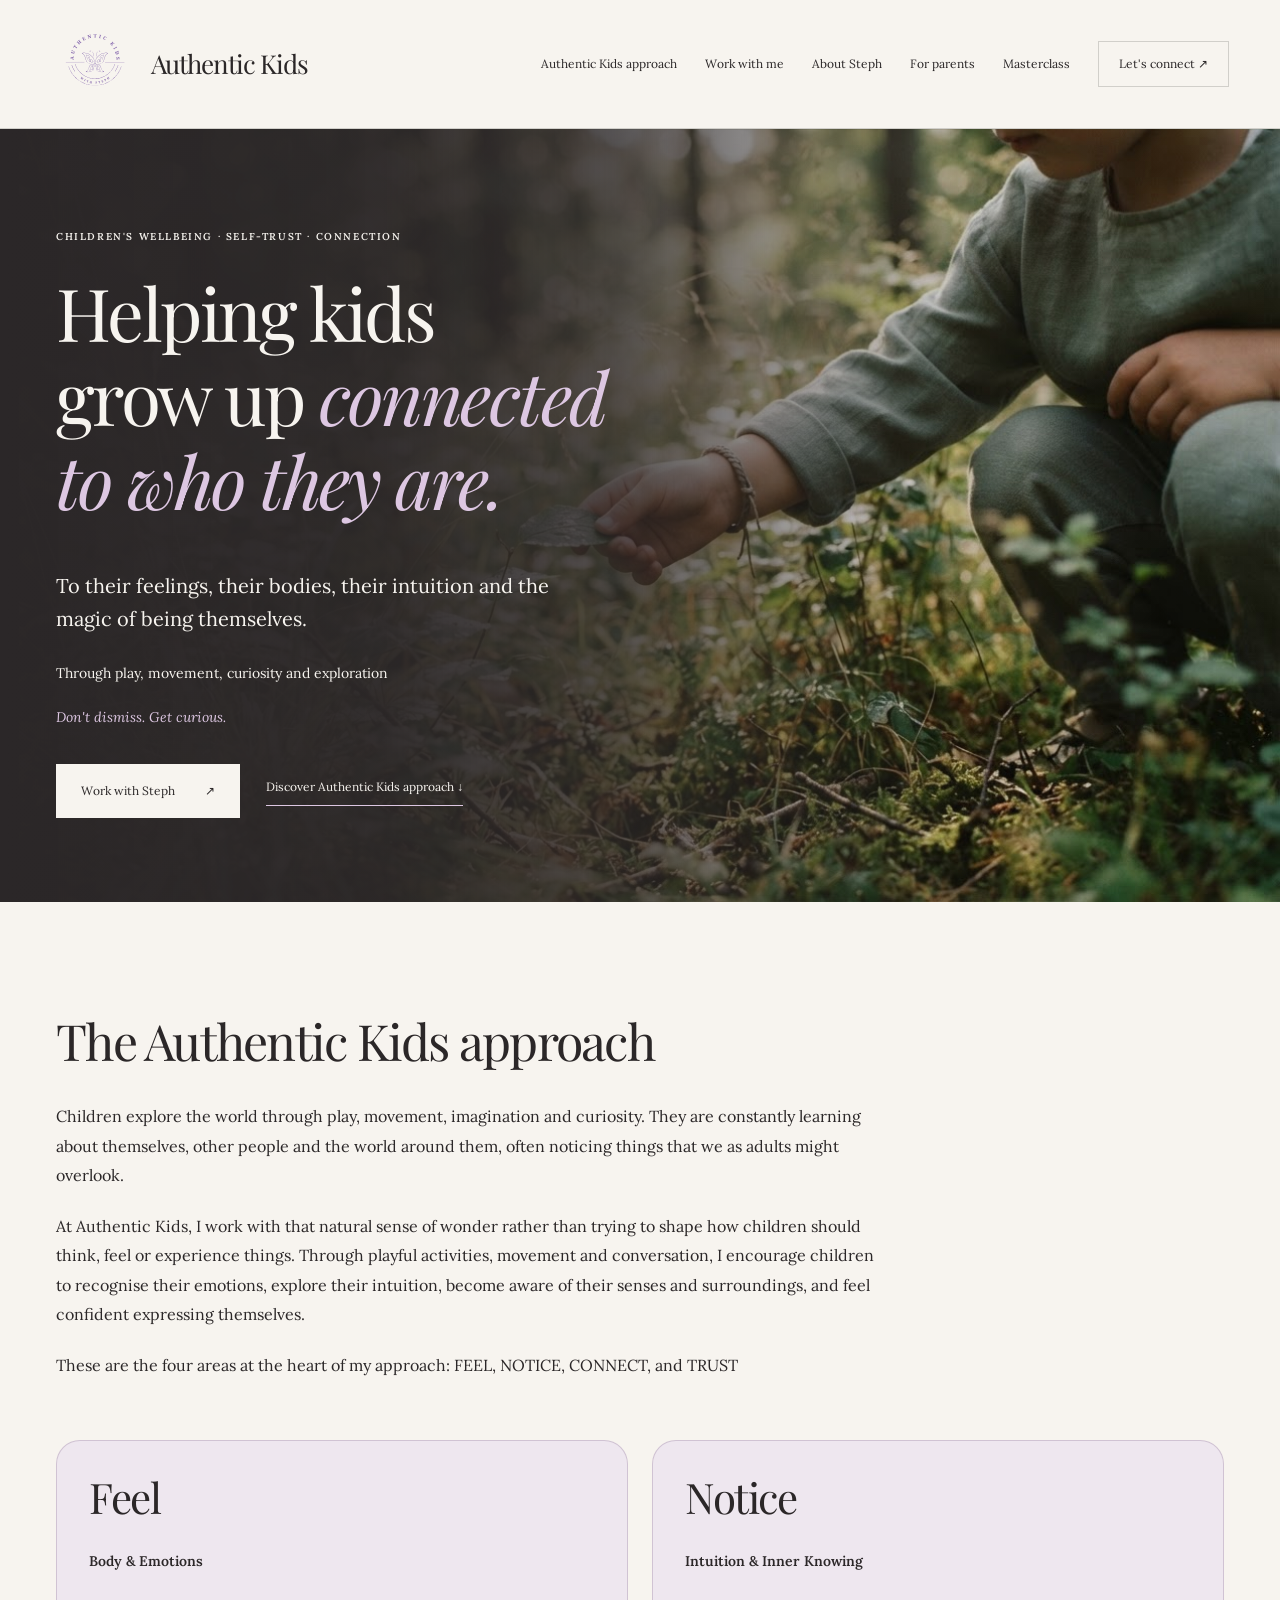
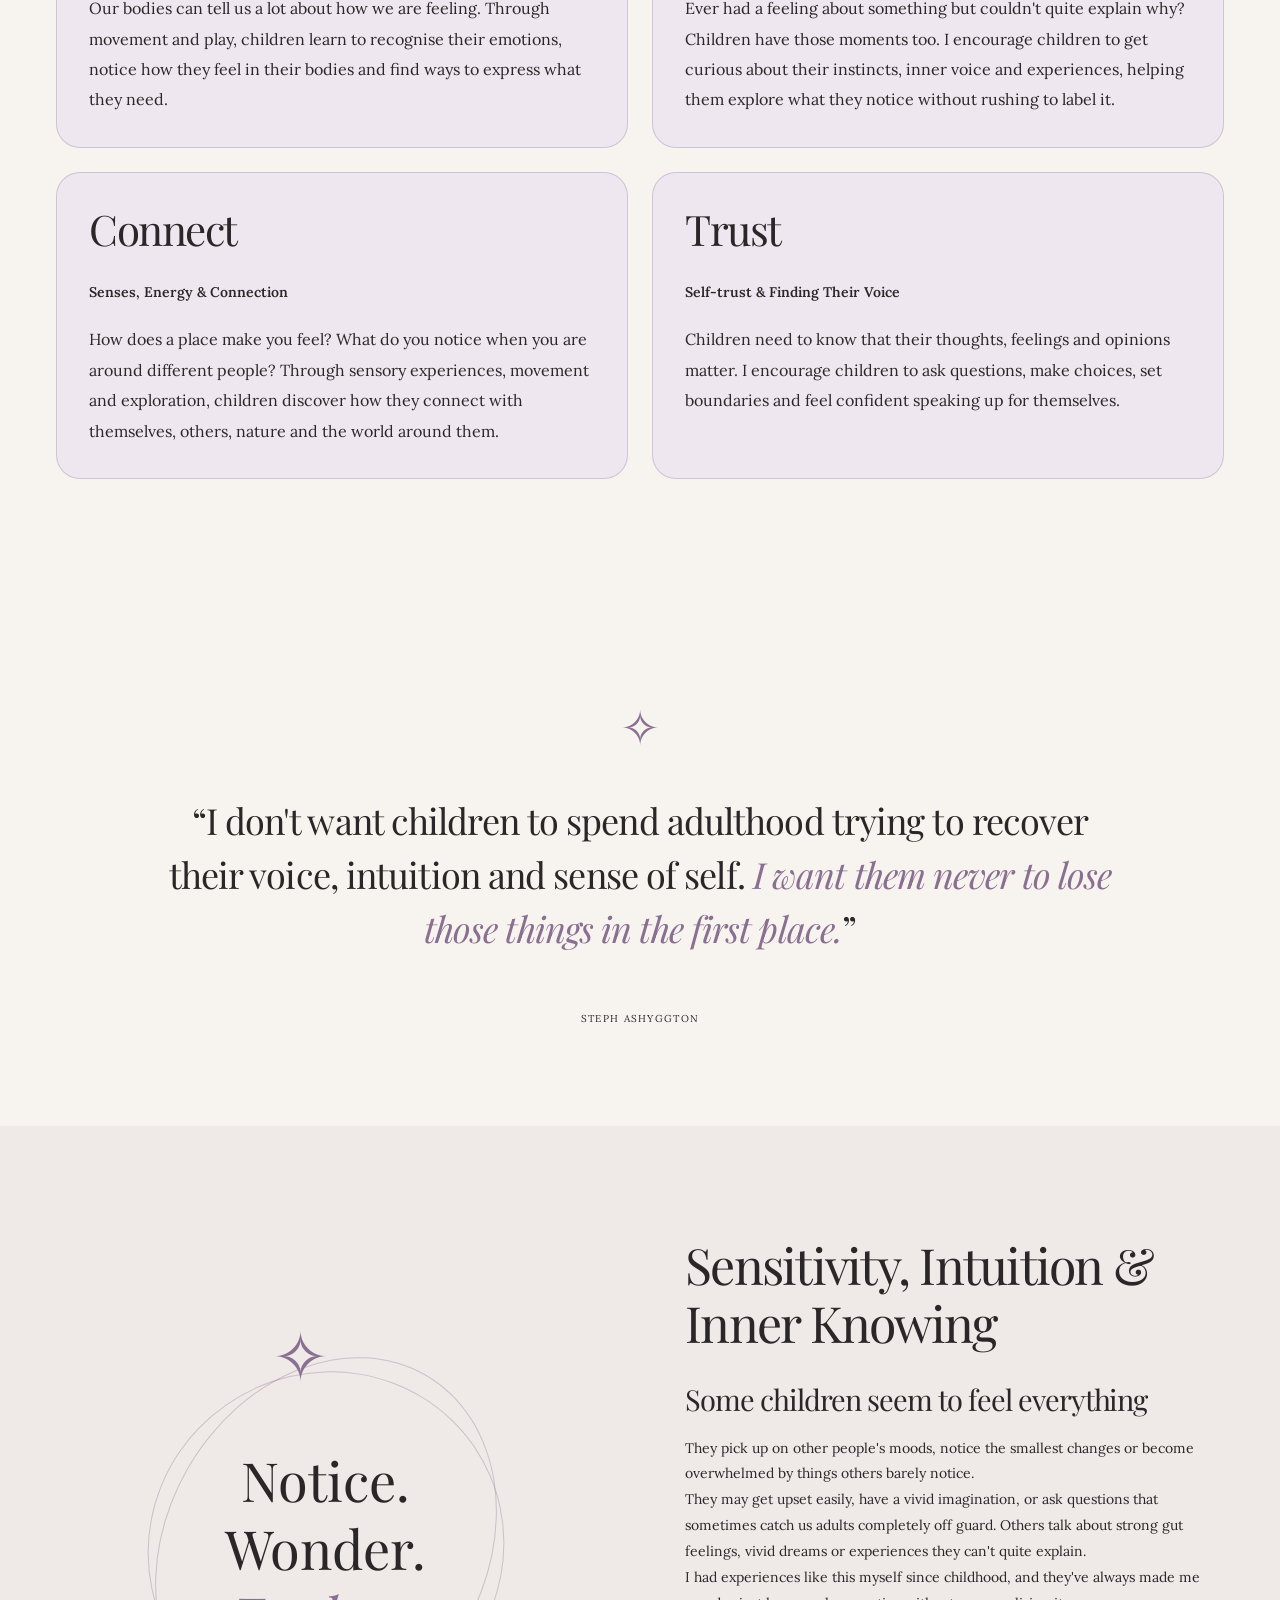
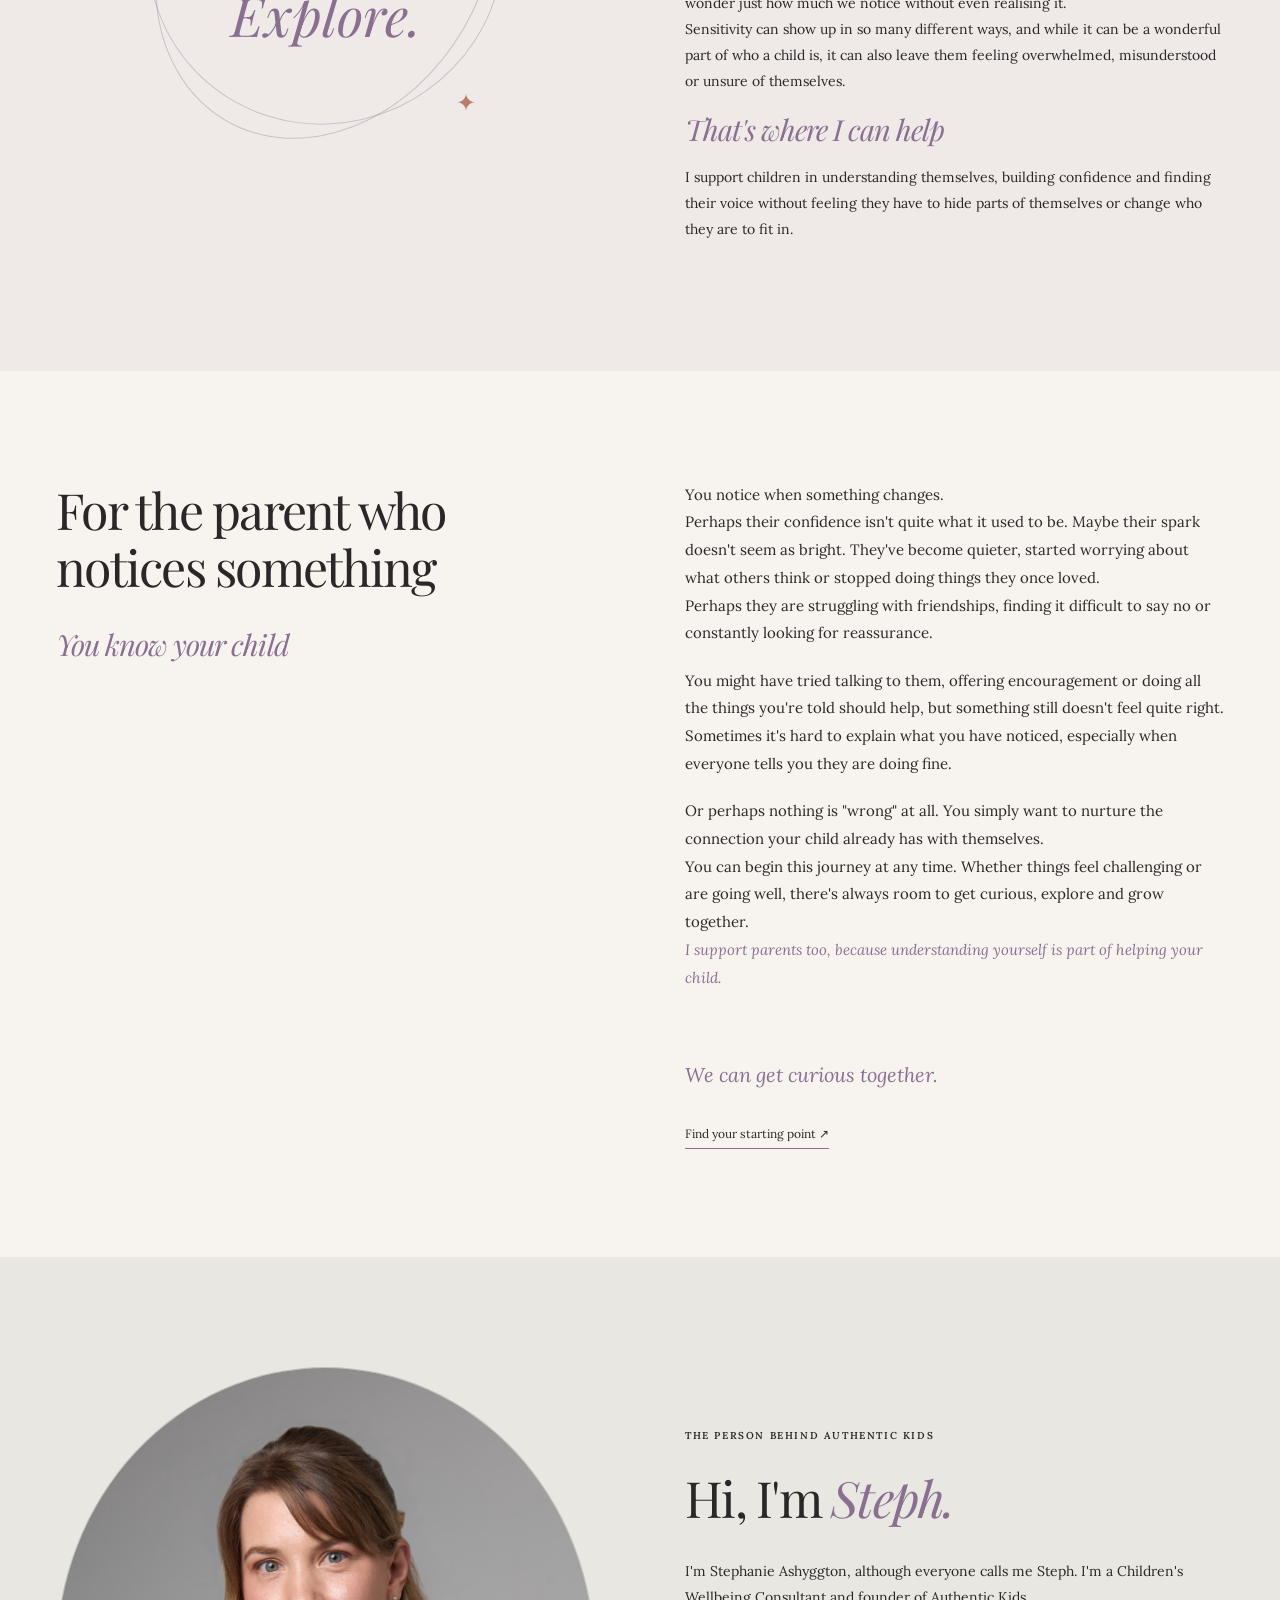
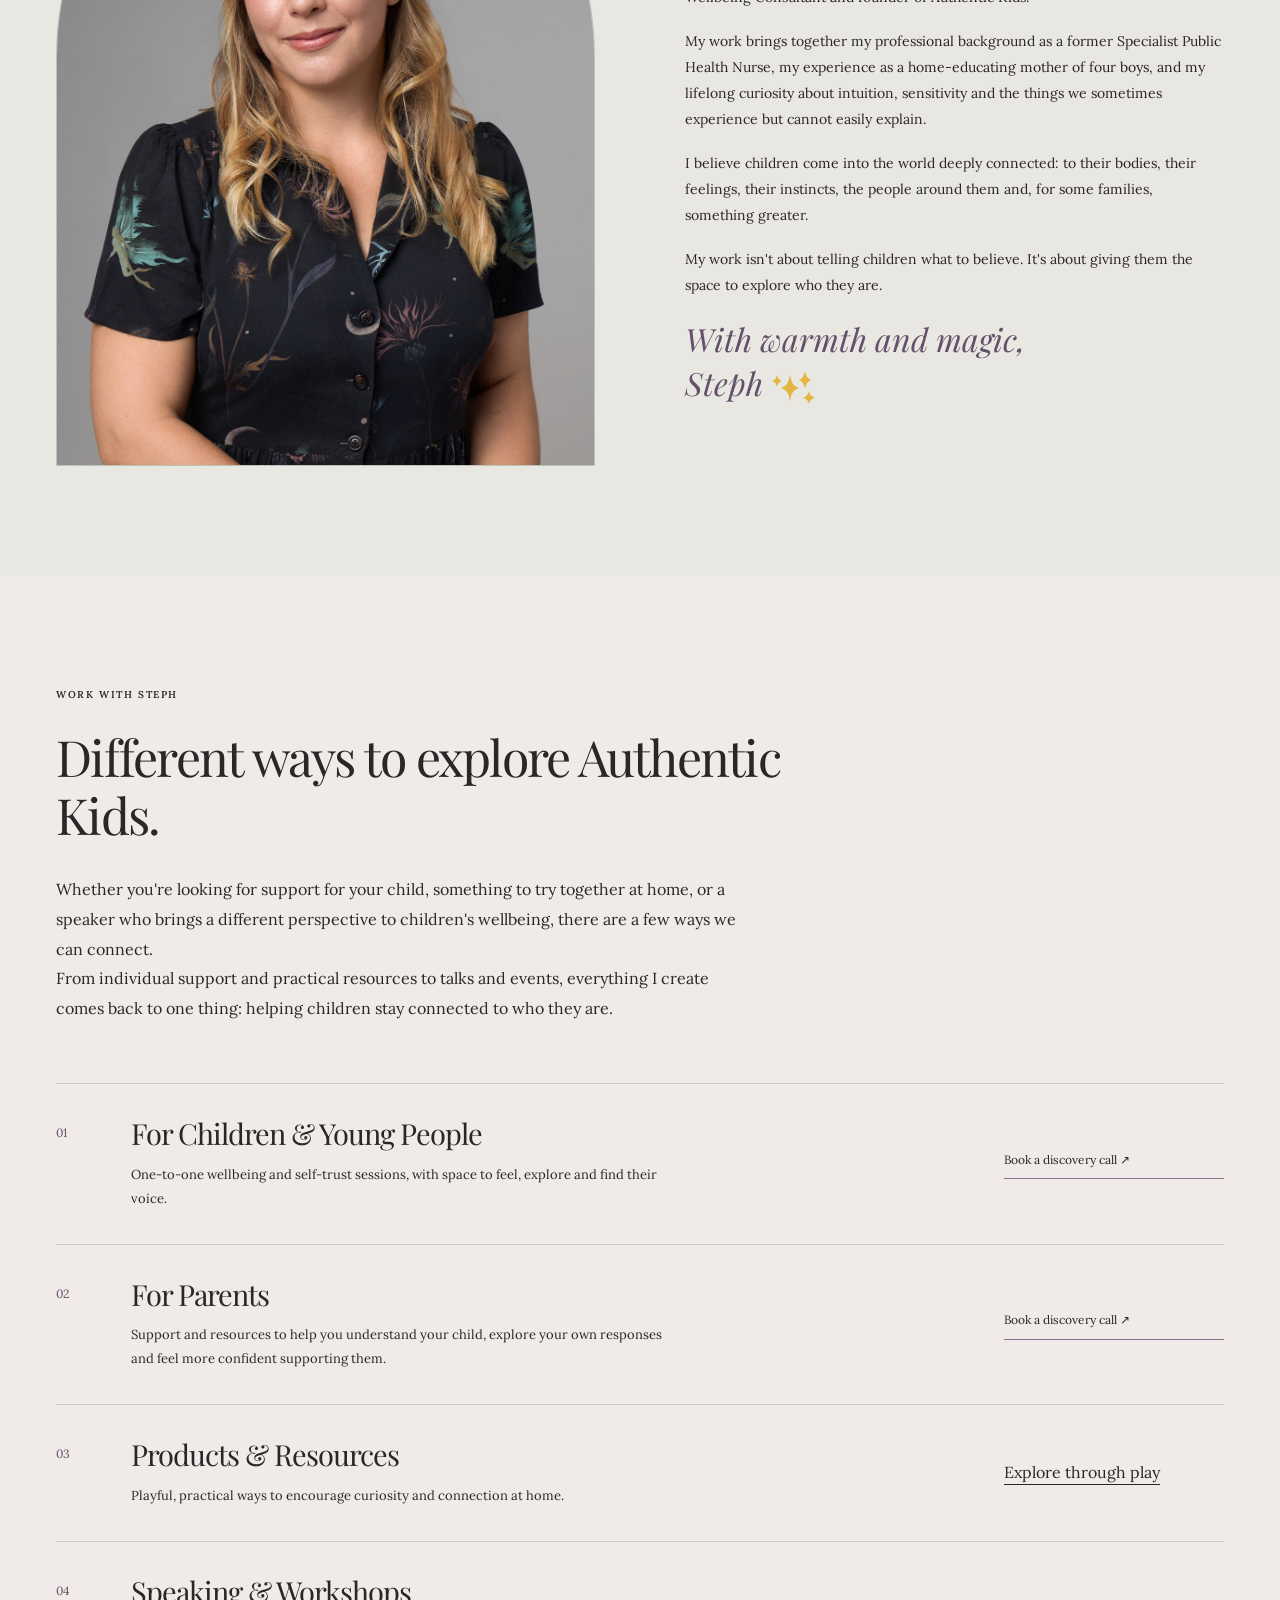
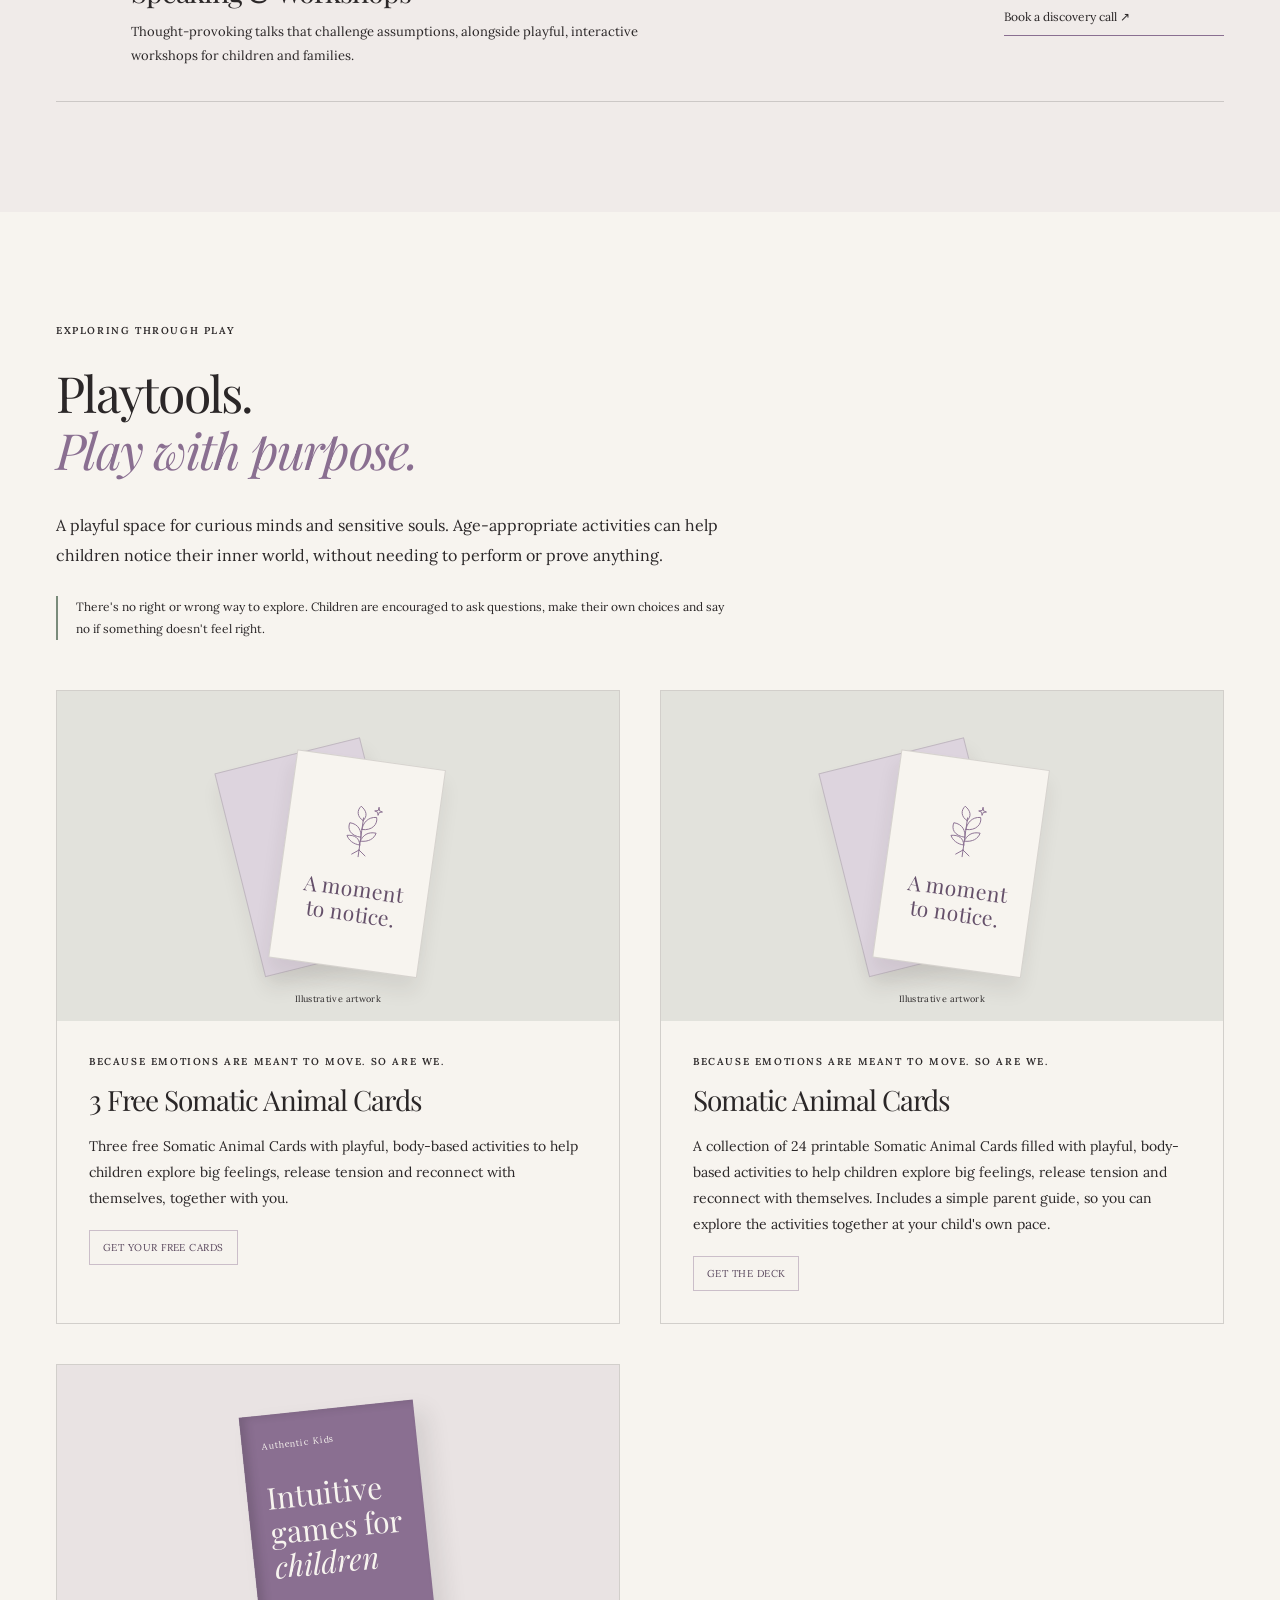
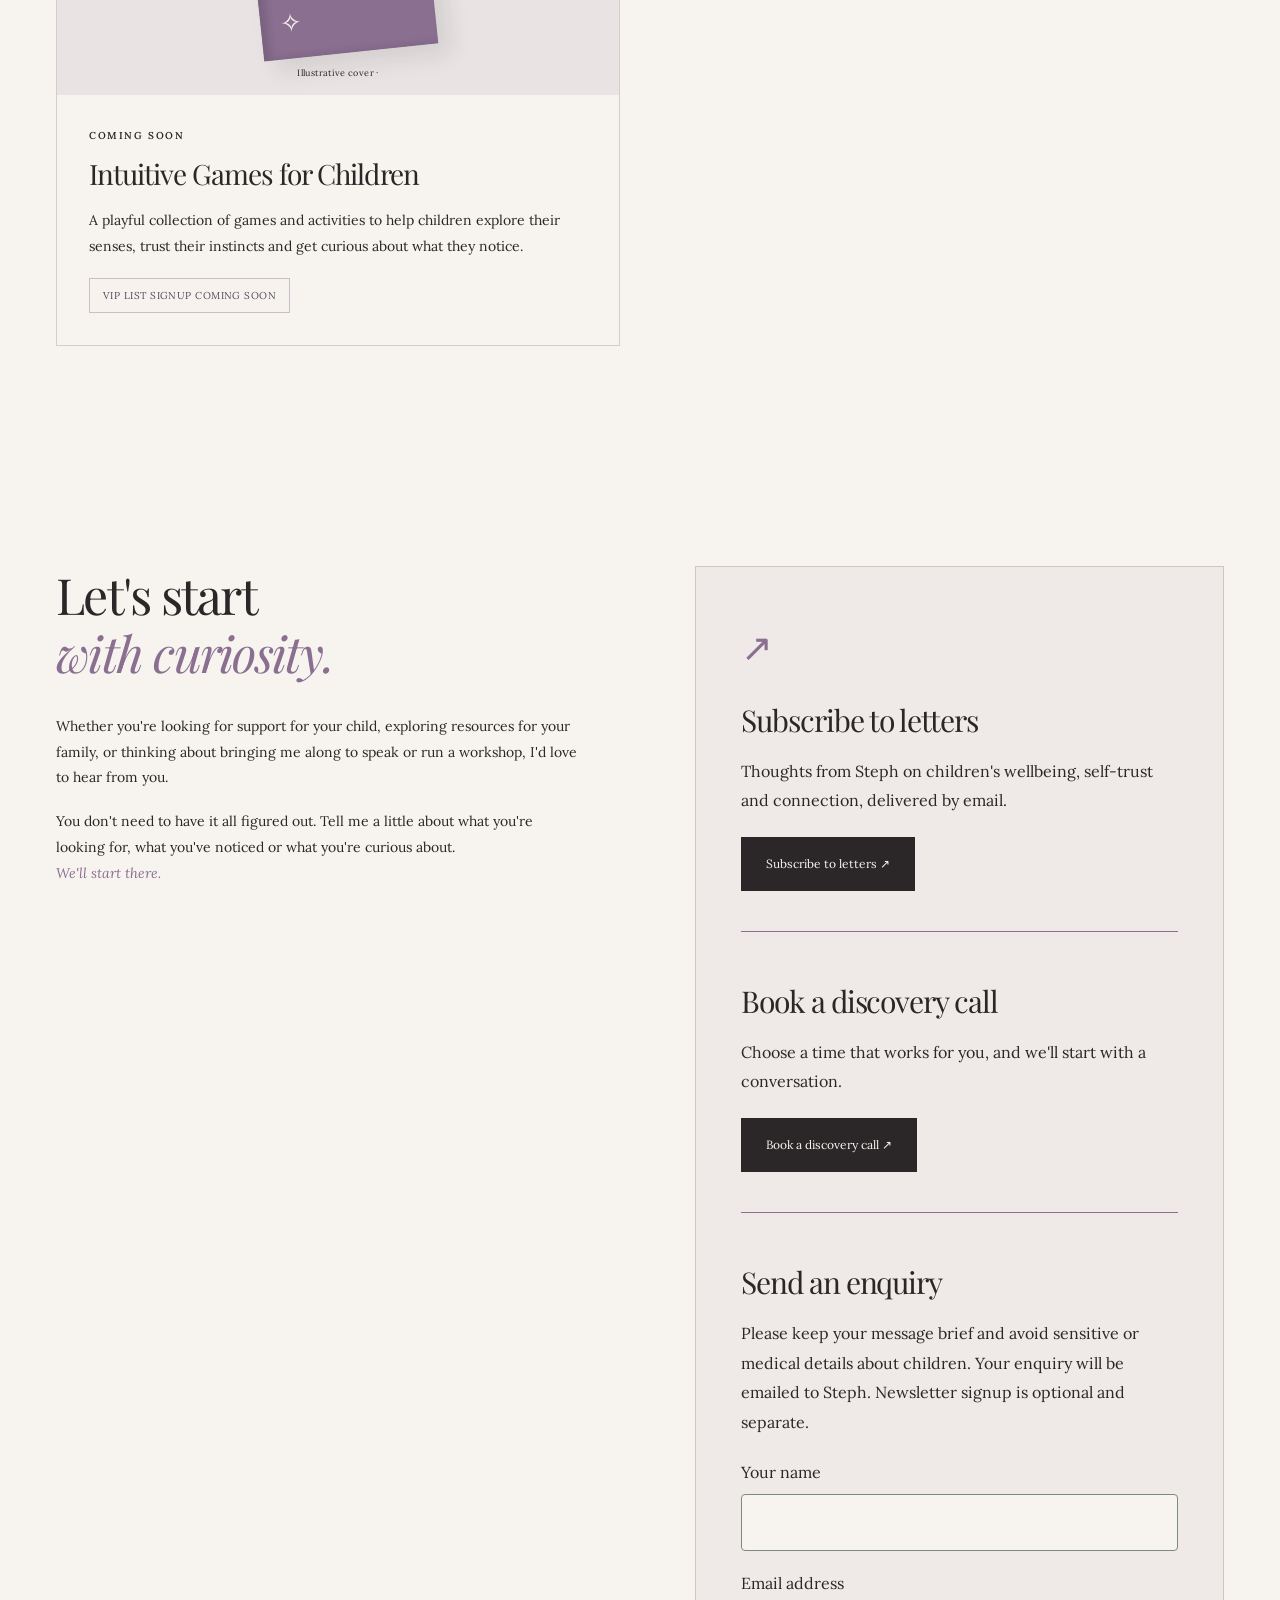
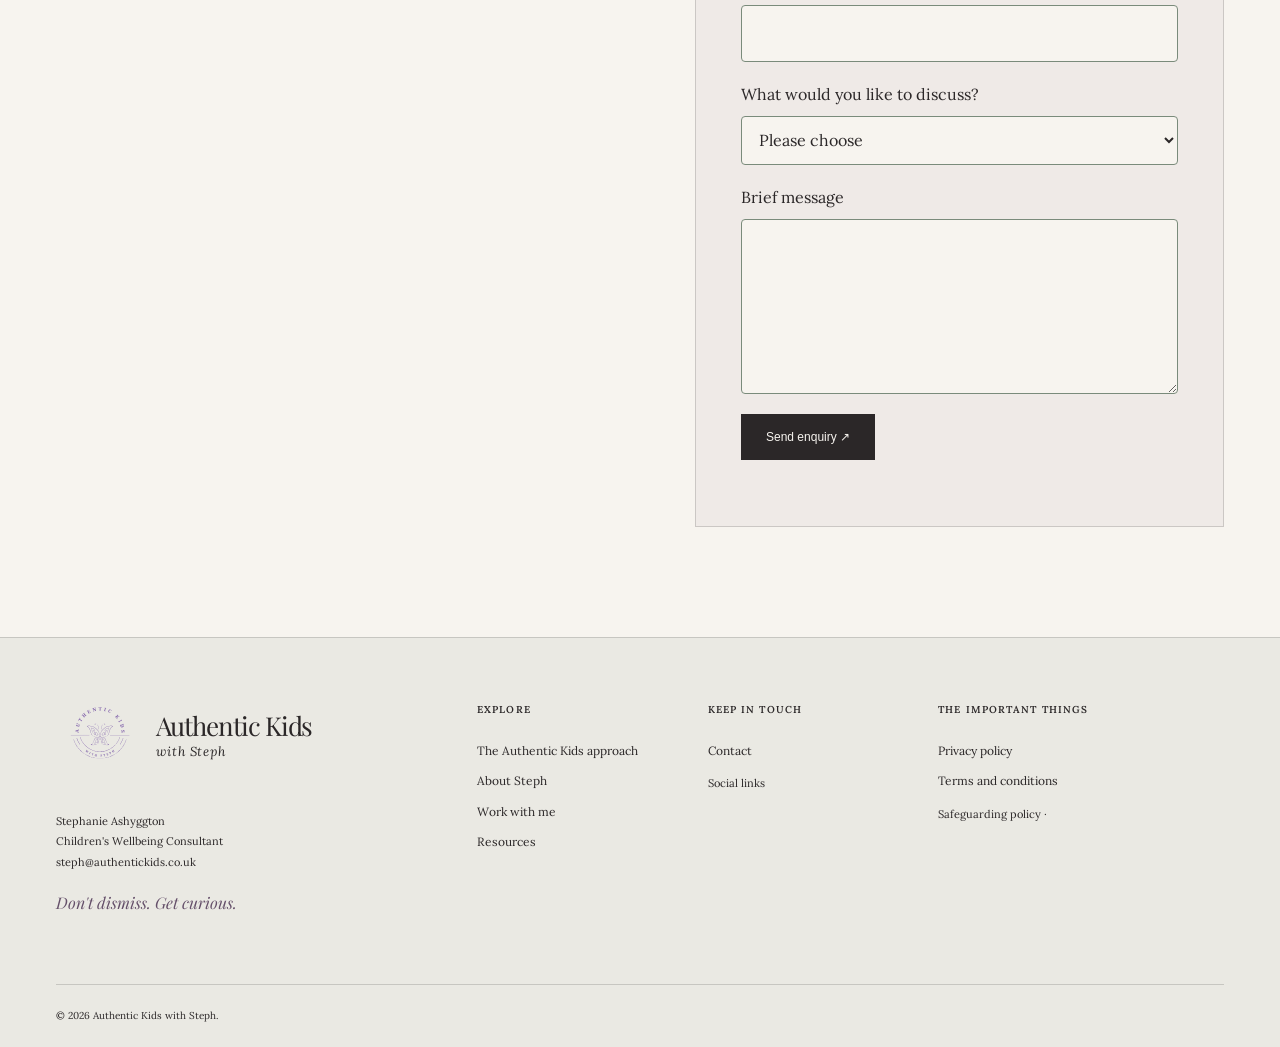
<file: index.html>
<!doctype html>
<html lang="en-GB">
  <head>
    <meta charset="utf-8">
    <meta name="viewport" content="width=device-width, initial-scale=1">
    <meta name="theme-color" content="#F7F4EF">
    <title>
    Authentic Kids with Steph | Children's wellbeing & self-trust
    </title>
    <meta name="description" content="Helping children understand their feelings, find their voice and grow in self-trust. Discover Steph Ashyggton's curious, grounded approach to children's wellbeing.">
    <meta property="og:title" content="Authentic Kids with Steph">
    <meta property="og:description" content="Helping kids grow up connected. Children's wellbeing, self-trust and connection.">
    <meta property="og:type" content="website">
    <meta property="og:url" content="https://authentickids.co.uk/">
    <link rel="canonical" href="https://authentickids.co.uk/">
    <link rel="icon" href="assets/mark.svg" type="image/svg+xml">
    <link rel="preconnect" href="https://fonts.googleapis.com">
    <link rel="preconnect" href="https://fonts.gstatic.com" crossorigin>
    <link href="https://fonts.googleapis.com/css2?family=Lora:ital,wght@0,400;0,500;0,600;1,400&family=Playfair+Display:ital,wght@0,400;0,500;0,600;1,400;1,500&display=swap" rel="stylesheet">
    <link rel="stylesheet" href="styles.css">
    <script src="script.js" defer></script>
    <script src="newsletter/signup.js" defer></script>
  </head>
  <body>
    <a class="skip-link" href="#main">Skip to content</a>
    <header class="site-header">
      <a class="wordmark" href="#home" aria-label="Authentic Kids with Steph, home">
      <img src="assets/logo.svg" alt="" width="88" height="88" class="header-logo">
      <span>Authentic Kids</span></a><button class="menu-toggle" type="button" aria-expanded="false" aria-controls="navigation" hidden>Menu <span aria-hidden="true">☰</span></button>
      <nav id="navigation" aria-label="Main navigation">
        <a href="#approach">Authentic Kids approach</a><a href="#work">Work with me</a><a href="#about">About Steph</a><a href="#parents">For parents</a><a href="masterclass/">Masterclass</a><a class="nav-contact" href="#contact">Let's connect ↗</a>
      </nav>
    </header>
    <main id="main">
      <section class="hero" id="home" aria-labelledby="hero-title">
        <div class="hero-copy">
          <p class="eyebrow">
            Children's wellbeing · Self-trust · Connection
          </p>
          <h1 id="hero-title">
            Helping kids<br>grow up <em>connected to who they are.</em>
          </h1>
          <p class="hero-subtitle">
            To their feelings, their bodies, their intuition and the magic of being themselves.
          </p>
          <p>
            Through play, movement, curiosity and exploration
          </p>
          <p>
            <em>Don't dismiss. Get curious.</em>
          </p>
          <div class="actions">
            <a class="button" href="https://calendar.app.google/ogfMT9sHYbNbyrfA8">Work with Steph <span aria-hidden="true">↗</span></a><a class="text-link" href="#approach">Discover Authentic Kids approach ↓</a>
          </div>
        </div>
      </section>
      <section class="section wrap" id="approach" aria-labelledby="approach-title">
        <div class="section-intro">
          <h2 id="approach-title">
            The Authentic Kids approach
          </h2>
          <p>
            Children explore the world through play, movement, imagination and curiosity.
            They are constantly learning about themselves, other people and the world around them,
            often noticing things that we as adults might overlook.
          </p>
          <p>
            At Authentic Kids, I work with that natural sense of wonder rather than trying to shape how children should think,
            feel or experience things.
            Through playful activities, movement and conversation, I encourage children to recognise their emotions,
            explore their intuition, become aware of their senses and surroundings, and feel confident expressing themselves.
            <p>These are the four areas at the heart of my approach: FEEL, NOTICE, CONNECT, and TRUST</p>
          </p>
        </div>
        <div class="pillars">
          <article>
            <h3>
              Feel
            </h3>
            <p class="pillar-label">
              Body & Emotions
            </p>
            <p>
              Our bodies can tell us a lot about how we are feeling. Through movement and play, children learn to recognise
              their emotions, notice how they feel in their bodies and find ways to express what they need.
            </p>
          </article>
          <article>
            <h3>
              Notice
            </h3>
            <p class="pillar-label">
              Intuition & Inner Knowing
            </p>
            <p>
              Ever had a feeling about something but couldn't quite explain why? Children have those moments too.
              I encourage children to get curious about their instincts, inner voice and experiences, helping them explore what they notice
              without rushing to label it.
            </p>
          </article>
          <article>
            <h3>
              Connect
            </h3>
            <p class="pillar-label">
              Senses, Energy & Connection
            </p>
            <p>
              How does a place make you feel? What do you notice when you are around different people?
              Through sensory experiences, movement and exploration, children discover how they connect with themselves, others,
              nature and the world around them.
            </p>
          </article>
          <article>
            <h3>
              Trust
            </h3>
            <p class="pillar-label">
              Self-trust & Finding Their Voice
            </p>
            <p>
              Children need to know that their thoughts, feelings and opinions matter.
              I encourage children to ask questions, make choices, set boundaries and feel confident speaking up
              for themselves.
            </p>
          </article>
        </div>
      </section>
      <section class="quote-section wrap" aria-label="A thought from Steph">
        <span class="quote-star" aria-hidden="true">✧</span>
        <blockquote>
          <p>
            “I don't want children to spend adulthood trying to recover their voice, intuition and
            sense of self. <em>I want them never to lose those things in the first place.</em>”
          </p>
          <cite>Steph Ashyggton </cite>
        </blockquote>
      </section>
      <section class="wonder section" id="wonder" aria-labelledby="wonder-title">
        <div class="wrap split">
          <div class="wonder-art" aria-hidden="true">
            <span class="orbit orbit-one"></span><span class="orbit orbit-two"></span><span class="wonder-star">✧</span>
            <p>
              Notice.<br>Wonder.<br><em>Explore.</em>
            </p>
            <span class="little-star">✦</span>
          </div>
          <div>
            <h2 id="wonder-title">
              Sensitivity, Intuition & Inner Knowing
            </h2>
            <h3>
              Some children seem to feel everything
            </h3>
            <p>
              They pick up on other people's moods, notice the smallest changes or become overwhelmed by things others
              barely notice.
              <br>They may get upset easily, have a vivid imagination, or ask questions that sometimes catch us adults
              completely off guard.
              Others talk about strong gut feelings, vivid dreams or experiences they can't quite explain.
              <br>I had experiences like this myself since childhood, and they've always made me wonder just how much
              we notice without even realising it.
              <br>Sensitivity can show up in so many different ways, and while it can be a wonderful part of who a child is,
              it can also leave them feeling overwhelmed, misunderstood or unsure of themselves.
              </p>
            <h3>
              <em>That's where I can help</em>
            </h3>
            <p>
              I support children in understanding themselves, building confidence and finding their voice
              without feeling they have to hide parts of themselves or change who they are to fit in.
              <br>
            </p>
          </div>
        </div>
      </section>
      <section class="section wrap parents" id="parents" aria-labelledby="parents-title">
        <div>
          <h2  id="parents-title">
            For the parent who notices something
        </h2>
          <h3>
           <em>You know your child</em>
          </h3>
        </div>
        <div>
          <p>
            You notice when something changes.<br> Perhaps their confidence isn't quite what it used to be.
            Maybe their spark doesn't seem as bright. They've become quieter, started worrying about
            what others think or stopped doing things they once loved.
            <br> Perhaps they are struggling with friendships, finding it difficult to say no or constantly looking for
            reassurance.
          </p>
          <p>
            You might have tried talking to them, offering encouragement or doing all the things
            you're told should help, but something still doesn't feel quite right.
            <br>Sometimes it's hard to explain what you
            have noticed, especially when everyone tells you they are doing fine.
          </p>

            <p>Or perhaps nothing is "wrong" at all. You simply want to nurture the connection your child already has with themselves.
            <br>  You can begin this journey at any time. Whether things feel challenging or are going well,
              there's always room to get curious, explore and grow together.
            <br><em>I support parents too, because understanding yourself is part of helping your child.</em>
          </p>
          <p class="parent-invitation">
            <br><em>We can get curious together.</em>
          </p>
          <a class="text-link" href="#work">Find your starting point ↗</a>
        </div>
      </section>
      <section class="about section" id="about" aria-labelledby="about-title">
        <div class="wrap split">
          <figure class="steph-portrait">
            <img
              src="assets/steph.jpg"
              alt="Steph Ashyggton, founder of Authentic Kids"
              width="3136"
              height="4704"
              loading="lazy"
            >
          </figure>
          <div>
            <p class="eyebrow">
              The person behind Authentic Kids
            </p>
            <h2 id="about-title">
              Hi, I'm <em>Steph.</em>
            </h2>
            <p>
              I'm Stephanie Ashyggton, although everyone calls me Steph. I'm a Children's Wellbeing Consultant and
              founder of Authentic Kids.
            </p>
            <p>
              My work brings together my professional background as a former Specialist Public
              Health Nurse, my experience as a home-educating mother of four boys, and my lifelong
              curiosity about intuition, sensitivity and the things we sometimes experience but
              cannot easily explain.
            </p>
            <p>
              I believe children come into the world deeply connected: to their bodies, their
              feelings, their instincts, the people around them and, for some families, something
              greater.
            </p>
            <p>
              My work isn't about telling children what to believe. It's about giving them the space
              to explore who they are.
            </p>
            <span class="signature"> With warmth and magic, <br>Steph <svg width="46" height="34" viewBox="0 0 46 34" aria-hidden="true" focusable="false" style="vertical-align: middle; fill: #E5B63F;">
              <path d="M19 3 Q20 15 28 17 Q20 19 19 31 Q18 19 10 17 Q18 15 19 3Z"/>
              <path d="M34 0 Q35 7 40 9 Q35 11 34 18 Q33 11 28 9 Q33 7 34 0Z"/>
              <path d="M38 20 Q39 25 44 27 Q39 28 38 33 Q37 28 32 27 Q37 25 38 20Z"/>
              <path d="M6 4 Q7 9 11 10 Q7 11 6 16 Q5 11 1 10 Q5 9 6 4Z"/>
            </svg></span>
          </div>
        </div>
      </section>

      <section class="section work" id="work" aria-labelledby="work-title">
        <div class="wrap">
          <div class="section-intro">
            <p class="eyebrow">
              Work with Steph
            </p>
            <h2 id="work-title">
              Different ways to explore Authentic Kids.
            </h2>
            <p>
              Whether you're looking for support for your child,
              something to try together at home, or a speaker who brings a different perspective to children's
              wellbeing, there are a few ways we can connect.
              <br>From individual support and practical resources to talks and events, everything I create comes
              back to one thing: helping children stay connected to who they are.
            </p>
          </div>
          <div class="service-list">
            <article>
              <span class="service-index">01</span>
              <div>
                <h3>
                  For Children & Young People
                </h3>
                <p>
                  One-to-one wellbeing and self-trust sessions, with space to feel, explore and find
                  their voice.
                </p>
              </div>
              <a class="text-link" href="https://calendar.app.google/ogfMT9sHYbNbyrfA8">Book a discovery call ↗</a>
            </article>
            <article>
              <span class="service-index">02</span>
              <div>
                <h3>
                  For Parents
                </h3>
                <p>
                Support and resources to help you understand your child, explore your own responses and feel more
                  confident supporting them.
                </p>
              </div>
              <a class="text-link" href="https://calendar.app.google/ogfMT9sHYbNbyrfA8">Book a discovery call ↗</a>
            </article>
            <article>
              <span class="service-index">03</span>
              <div>
                <h3>
                 Products & Resources
                </h3>
                <p>
                  Playful, practical ways to encourage curiosity and connection at home.
                </p>
              </div>
              <a href="#resources">Explore through play</a>
            </article>
            <article>
              <span class="service-index">04</span>
              <div>
                <h3>
                  Speaking & Workshops
                </h3>
                <p>
                  Thought-provoking talks that challenge assumptions, alongside playful, interactive workshops
                  for children and families.
                </p>
              </div>
              <a class="text-link" href="https://calendar.app.google/ogfMT9sHYbNbyrfA8">Book a discovery call ↗</a>
            </article>
          </div>
        </div>
      </section>
      <section class="section wrap resources" id="resources" aria-labelledby="resources-title">
        <div class="resources-intro">
          <p class="eyebrow">
            Exploring through play
          </p>
          <h2 id="resources-title">
            Playtools.<br><em>Play with purpose.</em>
          </h2>
          <p>
            A playful space for curious minds and sensitive souls. Age-appropriate activities can
            help children notice their inner world, without needing to perform or prove anything.
          </p>
          <p class="small-note">
            There's no right or wrong way to explore. Children are encouraged to ask questions,
            make their own choices and say no if something doesn't feel right.
          </p>
        </div>
        <div class="product-grid">
          <article class="product">
            <div class="product-art cards-art" aria-hidden="true">
              <span class="paper-card back-card"></span><span class="paper-card front-card">
              <img src="assets/mark.svg" alt="" width="46" height="56">
              <span>A moment<br>to notice.</span></span><small>Illustrative artwork</small>
            </div>
            <div class="product-copy">
              <p class="eyebrow">
              Because emotions are meant to move. So are we.
              </p>
              <h3>
                3 Free Somatic Animal Cards
              </h3>
              <p>
                Three free Somatic Animal Cards with playful, body-based activities to help children explore big feelings,
                release tension and reconnect with themselves, together with you.
              </p>
              <span class="status">Get Your Free Cards  </span>
            </div>
          </article>
           <article class="product">
            <div class="product-art cards-art" aria-hidden="true">
              <span class="paper-card back-card"></span><span class="paper-card front-card">
              <img src="assets/mark.svg" alt="" width="46" height="56">
              <span>A moment<br>to notice.</span></span><small>Illustrative artwork</small>
            </div>
            <div class="product-copy">
              <p class="eyebrow">
                 Because emotions are meant to move. So are we.
              </p>
              <h3>
                Somatic Animal Cards
              </h3>
              <p>
                A collection of 24 printable Somatic Animal Cards filled with playful, body-based activities to help
                children explore big feelings, release tension and reconnect with themselves.
                Includes a simple parent guide, so you can explore the activities together at your child's own pace.
              </p>
              <span class="status">Get the Deck</span>
            </div>
          </article>
          <article class="product">
            <div class="product-art book-art" aria-hidden="true">
              <div class="book-cover">
                <small>Authentic Kids</small><span>Intuitive<br>games for<br><em>children</em></span><i>✧</i>
              </div>
              <small>Illustrative cover ·</small>
            </div>
            <div class="product-copy">
              <p class="eyebrow">
                Coming Soon
              </p>
              <h3>
                Intuitive Games for Children
              </h3>
              <p>
                A playful collection of games and activities to help children explore their senses,
                trust their instincts and get curious about what they notice.
              </p>
              <span class="status">VIP list signup coming soon</span>
            </div>
          </article>
        </div>
      </section>

      <section class="section wrap contact" id="contact" aria-labelledby="contact-title">
        <div>

          <h2 id="contact-title">
            Let's start<br><em>with curiosity.</em>
          </h2>
          <p>
            Whether you're looking for support for your child, exploring resources for your family,
            or thinking about bringing me along to speak or run a workshop, I'd love to hear from you.
          </p>
          <p>
            You don't need to have it all figured out. Tell me a little about what you're looking for,
            what you've noticed or what you're curious about.
            <br><em>We'll start there.</em>
          </p>
        </div>
        <div class="contact-notice">
          <span aria-hidden="true">↗</span>
          <section class="contact-option" aria-labelledby="subscribe-letters-title">
            <h3 id="subscribe-letters-title">Subscribe to letters</h3>
            <p>Thoughts from Steph on children's wellbeing, self-trust and connection, delivered by email.</p>
            <a class="button" href="newsletter/subscribe/?source=booking">Subscribe to letters ↗</a>
          </section>
          <section class="contact-option" aria-labelledby="discovery-call-title">
            <h3 id="discovery-call-title">Book a discovery call</h3>
            <p>Choose a time that works for you, and we'll start with a conversation.</p>
            <a class="button" href="https://calendar.app.google/ogfMT9sHYbNbyrfA8">Book a discovery call ↗</a>
          </section>
          <form class="enquiry-form" id="enquiry-form">
            <h3>Send an enquiry</h3>
            <p id="enquiry-guidance">Please keep your message brief and avoid sensitive or medical details about children. Your enquiry will be emailed to Steph. Newsletter signup is optional and separate.</p>
            <label for="enquiry-name">Your name</label>
            <input id="enquiry-name" name="name" autocomplete="name" maxlength="100" required>
            <label for="enquiry-email">Email address</label>
            <input id="enquiry-email" name="email" type="email" autocomplete="email" maxlength="254" required>
            <label for="enquiry-type">What would you like to discuss?</label>
            <select id="enquiry-type" name="type" required>
              <option value="">Please choose</option>
              <option value="child-sessions">Children's sessions</option>
              <option value="parent-support">Parent support</option>
              <option value="speaking">Speaking or workshops</option>
              <option value="other">Something else</option>
            </select>
            <label for="enquiry-message">Brief message</label>
            <textarea id="enquiry-message" name="message" rows="5" maxlength="4000" aria-describedby="enquiry-guidance" required></textarea>
            <label class="newsletter-optional newsletter-consent" hidden><input type="checkbox" name="newsletterConsent" disabled> <span data-newsletter-consent></span></label>
            <button class="button" type="submit" disabled>Send enquiry ↗</button>
            <p id="enquiry-status" role="status" aria-live="polite"></p>
            <noscript><p>Please enable JavaScript to use this form, or email steph@authentickids.co.uk.</p></noscript>
          </form>
        </div>

    </main>
    <footer class="site-footer">
      <div class="wrap footer-grid">
        <div>
          <a class="wordmark" href="#home">
          <img src="assets/logo.svg" alt="" width="88" height="88" class="header-logo">
          <span>Authentic Kids<small>with Steph</small></span></a>
          <p>
            Stephanie Ashyggton<br>Children's Wellbeing Consultant<br>steph@authentickids.co.uk
          </p>
          <p class="footer-motto">
            Don't dismiss. Get curious.
          </p>
        </div>
        <div>
          <h2>
            Explore
          </h2>
          <a href="#approach">The Authentic Kids approach</a><a href="#about">About Steph</a><a href="#work">Work with me</a><a href="#resources">Resources</a>
        </div>
        <div>
          <h2>
            Keep in touch
          </h2>
          <a href="#contact">Contact</a>
          <p class="footer-pending">
            Social links<br>
          </p>
        </div>
        <div>
          <h2>
            The important things
          </h2>
          <a href="privacy/">Privacy policy</a>
          <a href="terms/">Terms and conditions</a>
          <p class="footer-pending">
            Safeguarding policy ·
          </p>
        </div>
      </div>
      <div class="wrap footer-bottom">
        <span>© <span id="year">2026</span> Authentic Kids with Steph.</span><a href="#home>"Back to top ↑</a>
      </div>
    </footer>
  </body>
</html>
</file>
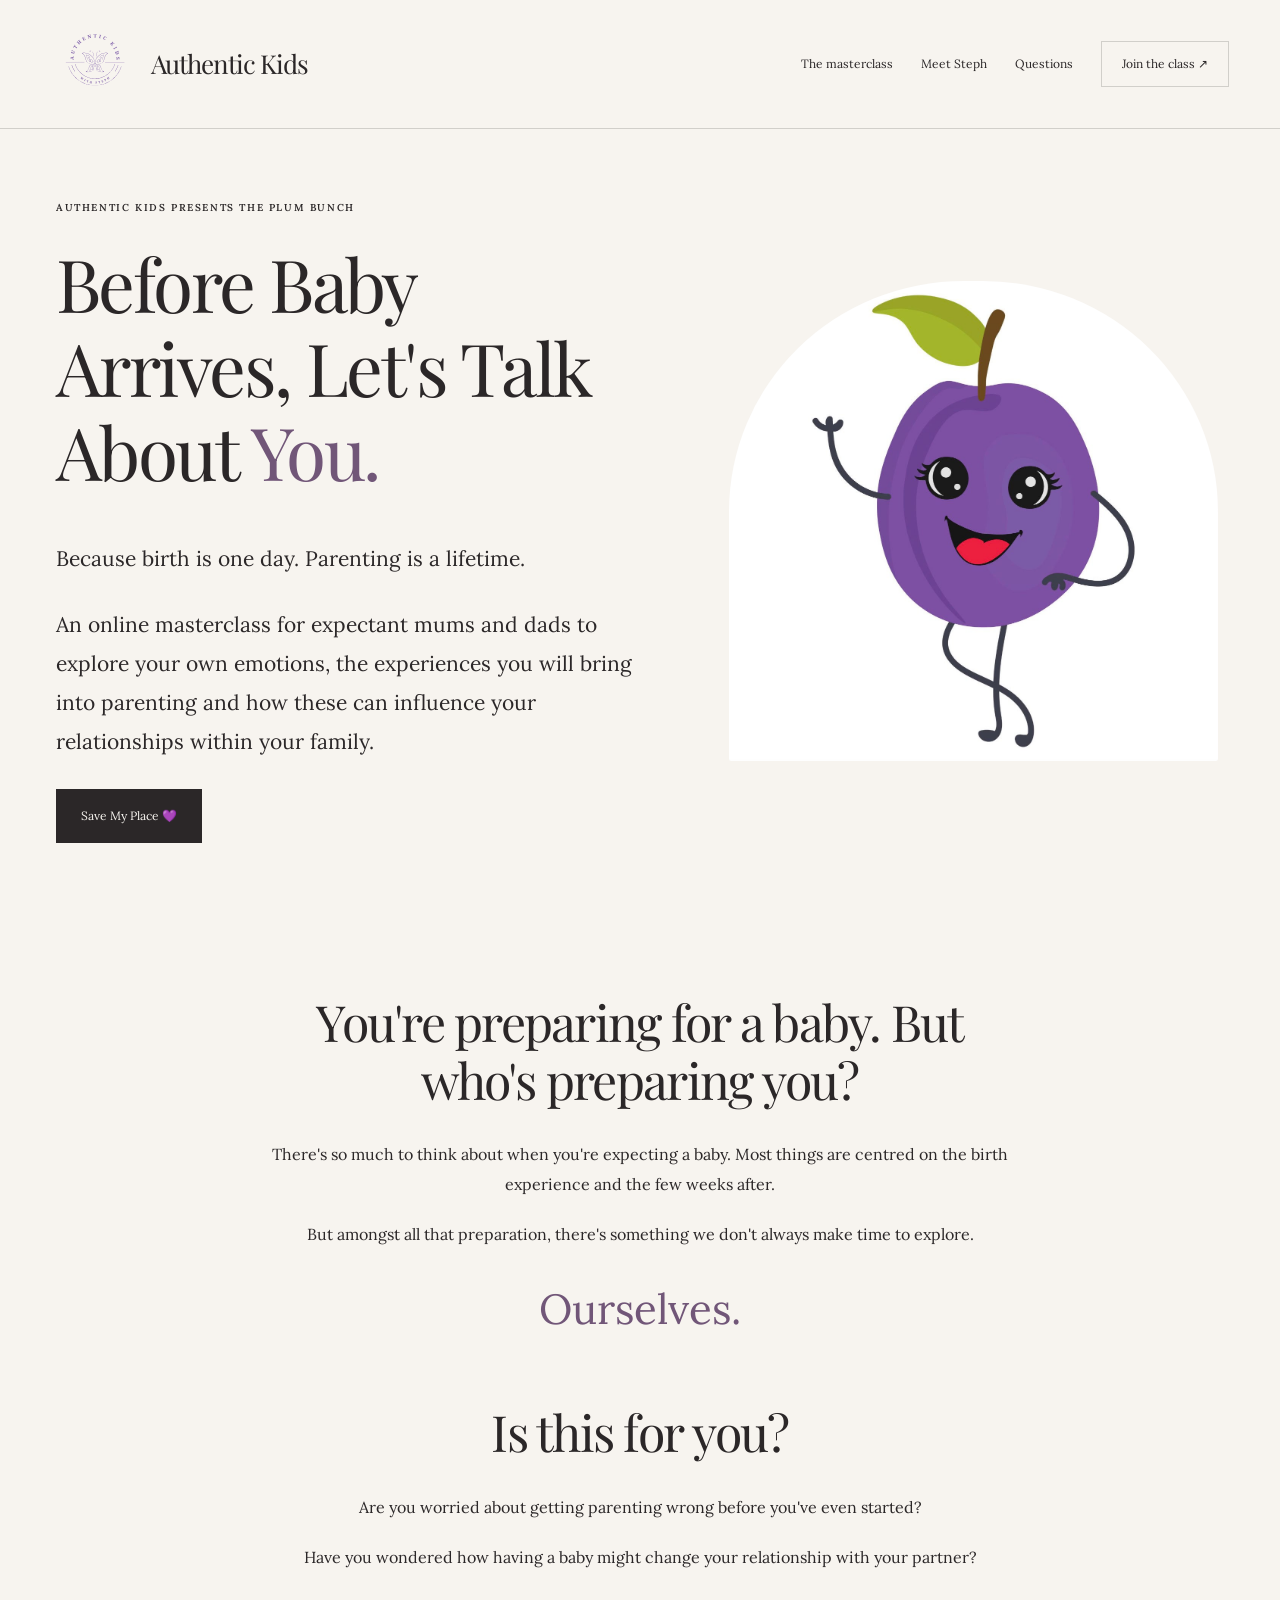
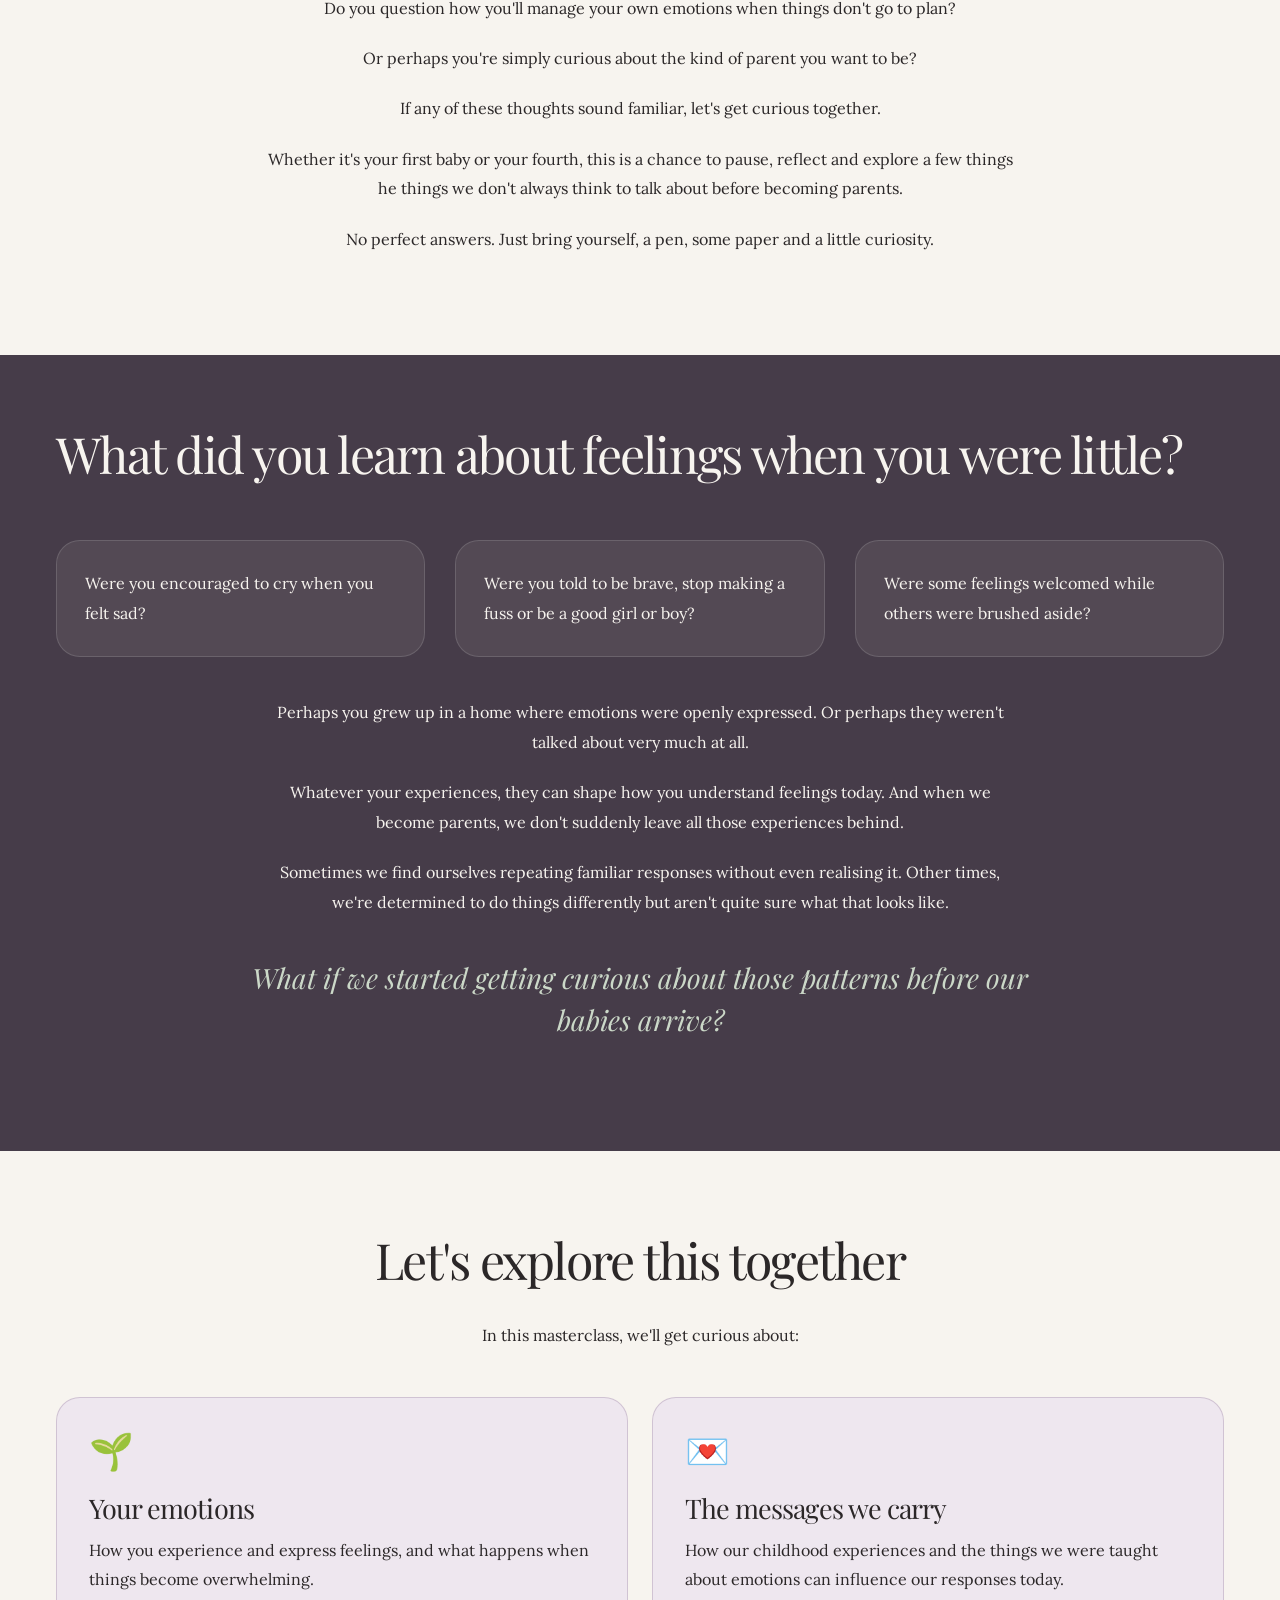
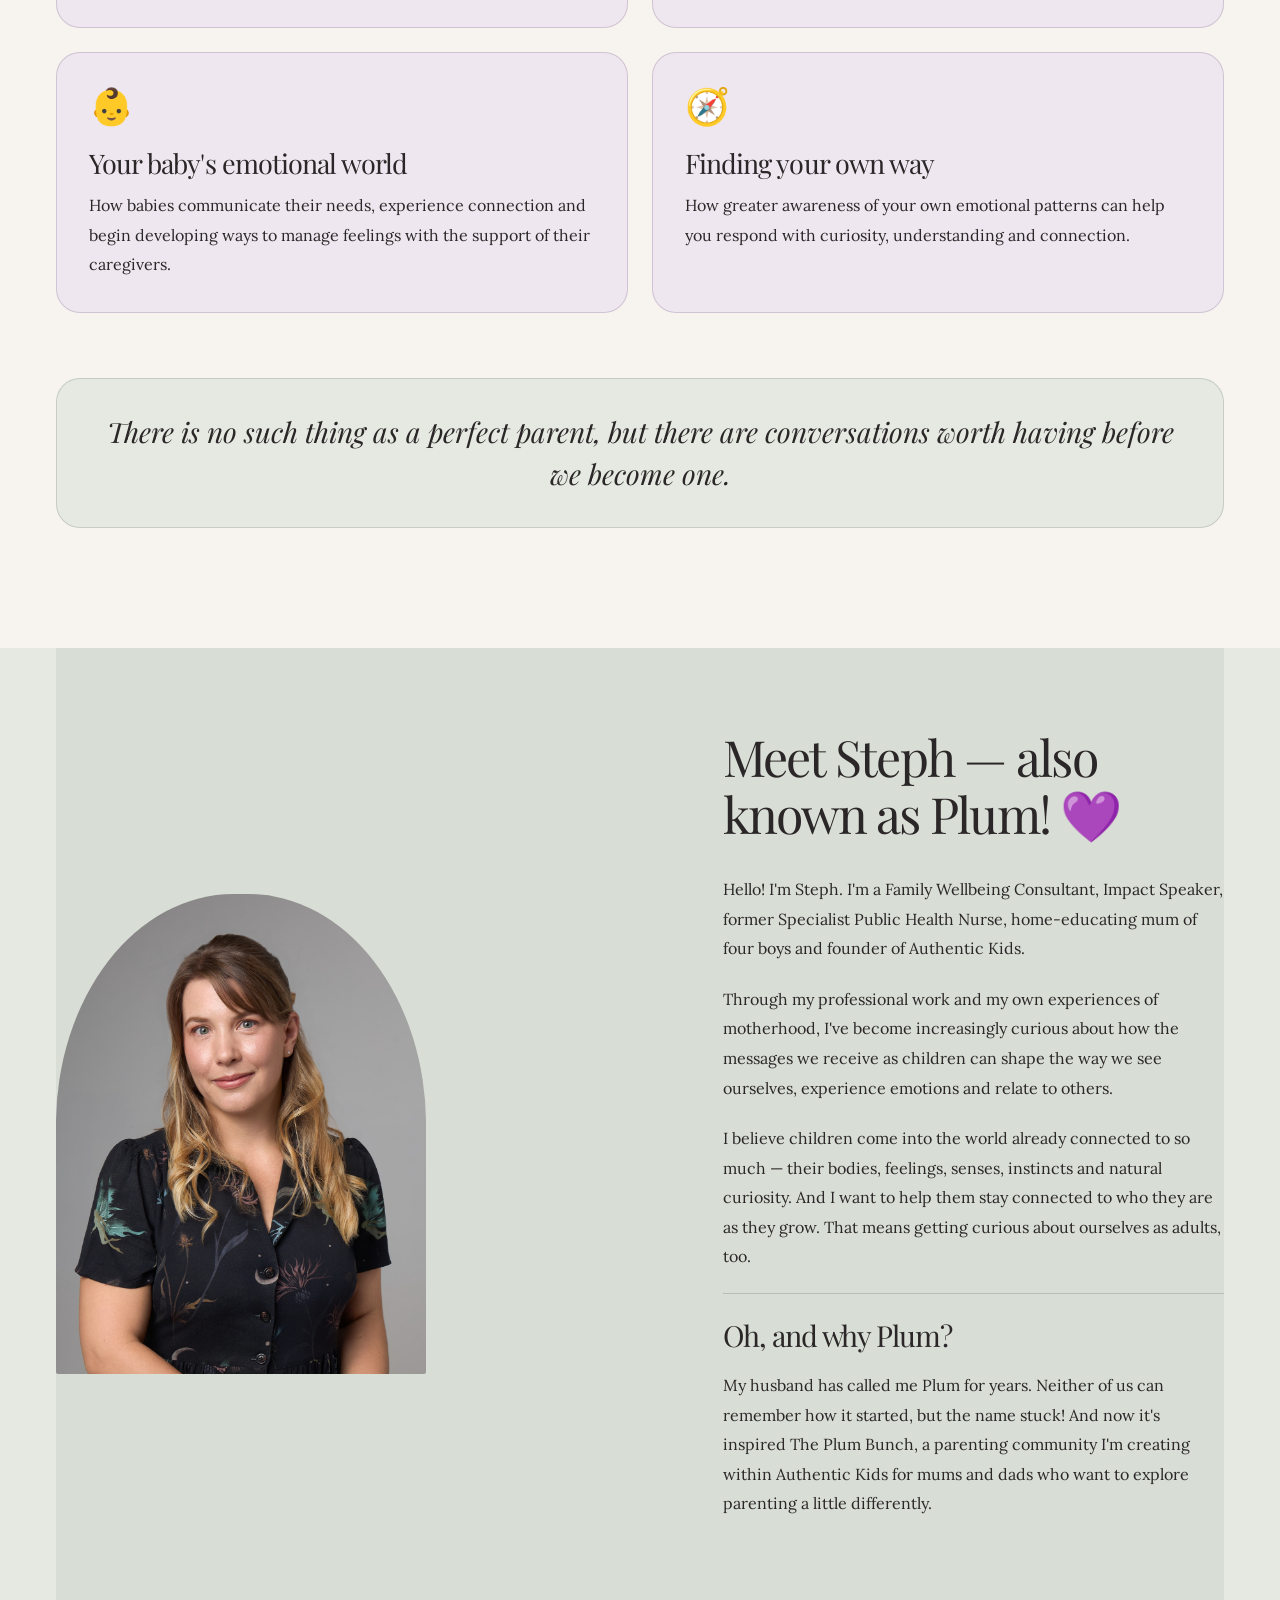
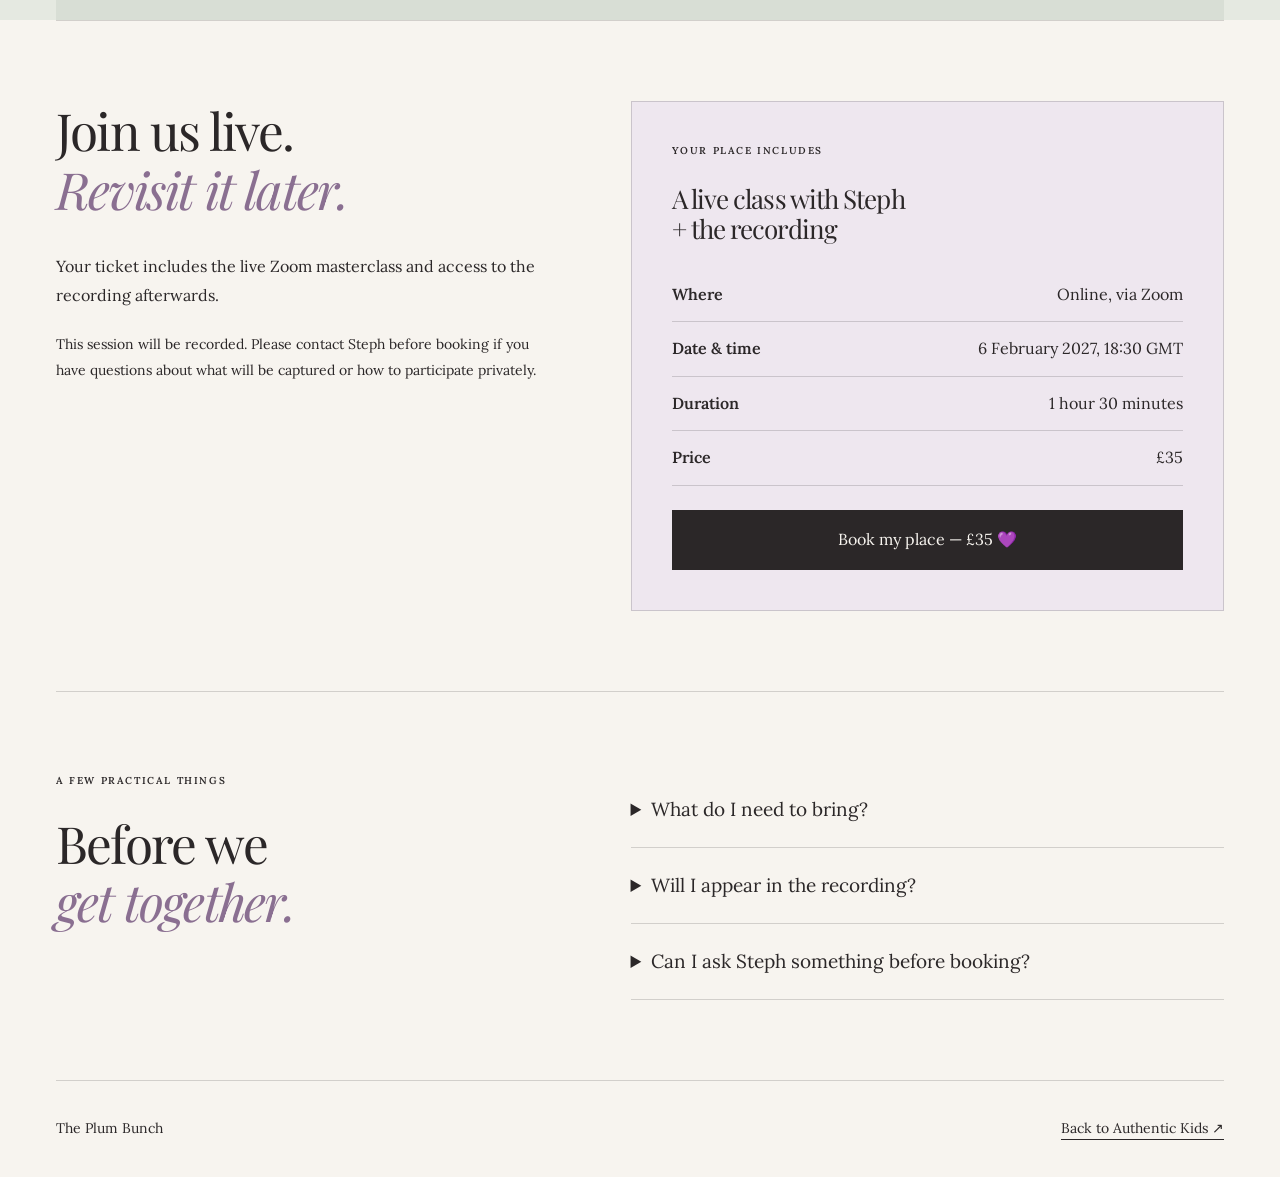
<file: masterclass/index.html>
<!doctype html>
<html lang="en-GB">
  <head>
    <meta charset="utf-8">
    <meta name="viewport" content="width=device-width, initial-scale=1">
    <meta name="theme-color" content="#F7F4EF">
    <title>
      The Plum Bunch Masterclass — February 2027 | Authentic Kids
    </title>
    <meta
      name="description"
      content="A live Zoom masterclass for parents with Steph at Authentic Kids. Includes access to the recording."
    >
    <link rel="canonical" href="https://authentickids.co.uk/masterclass/">
    <link rel="icon" href="../assets/mark.svg" type="image/svg+xml">
    <link rel="preconnect" href="https://fonts.googleapis.com">
    <link rel="preconnect" href="https://fonts.gstatic.com" crossorigin>
    <link
      href="https://fonts.googleapis.com/css2?family=Lora:ital,wght@0,400;0,500;0,600;1,400&family=Playfair+Display:ital,wght@0,400;0,500;0,600;1,400;1,500&display=swap"
      rel="stylesheet"
    >
    <link rel="stylesheet" href="../styles.css">
    <link rel="stylesheet" href="masterclass.css">
    <script src="../script.js" defer>
    </script>
  </head>
  <body>
    <a class="skip-link" href="#main">
      Skip to content
    </a>
    <header class="site-header">
      <a class="wordmark" href="../" aria-label="Authentic Kids home">
        <img src="../assets/logo.svg" alt="" width="88" height="88" class="header-logo">
        <span>
          Authentic Kids
        </span>
      </a>
      <button
        class="menu-toggle"
        type="button"
        aria-expanded="false"
        aria-controls="navigation"
        hidden
      >
        Menu
        <span aria-hidden="true">
          ☰
        </span>
      </button>
      <nav id="navigation" aria-label="Main navigation">
        <a href="#explore">
          The masterclass
        </a>
        <a href="#steph">
          Meet Steph
        </a>
        <a href="#questions">
          Questions
        </a>
        <a class="nav-contact" href="#booking">
          Join the class ↗
        </a>
      </nav>
    </header>
    <main id="main">
      <section class="hero">
        <div class="wrap hero-grid">
          <div>
            <p class="eyebrow">
              Authentic Kids presents The Plum Bunch
            </p>
            <h1>
              Before Baby Arrives, Let's Talk About
              <span class="blush">
                You.
              </span>
            </h1>
            <p class="tagline">
              Because birth is one day. Parenting is a lifetime.

            </p>
            <p class="lead">
              An online masterclass for expectant mums and dads to explore your own
              emotions, the experiences you will bring into parenting and how these can
              influence your relationships within your family.
            </p>
            <a class="button" href="#booking">
              Save My Place 💜
            </a>
          </div>
          <figure class="hero-image">
            <img src="../assets/plum.jpg" alt="Plum, the smiling plum character">
          </figure>
        </div>
      </section>
      <section class="narrow center">
        <h2>
          You're preparing for a baby. But who's preparing you?
        </h2>
        <p>
          There's so much to think about when you're expecting a baby. Most things are centred on the birth experience and
          the few weeks after.
        </p>

        <p>
          But amongst all that preparation, there's something we don't always make time
          to explore.
        </p>
        <p class="big blush">
          Ourselves.
        </p>

        <h2>
          Is this for you?
        </h2>
 <p> Are you worried about getting parenting wrong before you've even started? </p>
        <p>
          Have you wondered how having a baby might change your relationship with your partner?
        </p>
       
  
        <p>Do you question how you'll manage your own emotions when things don't go to plan?</p>
        <p>Or perhaps you're simply curious about the kind of parent you want to be?</p>
      
        <p>
         If any of these thoughts sound familiar, let's get curious together.

        <p>Whether it's your first baby or your fourth, this is a chance to pause,
          reflect and explore a few things he things we don't always think to talk about before becoming parents.
        </p>
        <p>
          No perfect answers. Just bring yourself, a pen, some paper and a little curiosity.
        </p>
      </section>

      <section class="dark">
        <div class="wrap">
          <h2>
            What did you learn about feelings when you were little?
          </h2>
          <ul class="questions">
            <li>
              Were you encouraged to cry when you felt sad?
            </li>
            <li>
              Were you told to be brave, stop making a fuss or be a good girl or boy?
            </li>
            <li>
              Were some feelings welcomed while others were brushed aside?
            </li>
          </ul>
          <div class="narrow center soft">
            <p>
              Perhaps you grew up in a home where emotions were openly expressed. Or
              perhaps they weren't talked about very much at all.
            </p>
            <p>
              Whatever your experiences, they can shape how you understand feelings
              today. And when we become parents, we don't suddenly leave all those
              experiences behind.
            </p>
            <p>
              Sometimes we find ourselves repeating familiar responses without even
              realising it. Other times, we're determined to do things differently but
              aren't quite sure what that looks like.
            </p>
          </div>
          <p class="callout-leaf">
            What if we started getting curious about those patterns before our babies
            arrive?
          </p>
        </div>
      </section>
      <section class="wrap" id="explore">
        <h2 class="center">
          Let's explore this together
        </h2>
        <p class="center">
          In this masterclass, we'll get curious about:
        </p>
        <div class="topics">
          <article class="card">
            <span class="emoji" aria-hidden="true">
              🌱
            </span>
            <h3>
              Your emotions
            </h3>
            <p>
              How you experience and express feelings, and what happens when things
              become overwhelming.
            </p>
          </article>
          <article class="card">
            <span class="emoji" aria-hidden="true">
              💌
            </span>
            <h3>
              The messages we carry
            </h3>
            <p>
              How our childhood experiences and the things we were taught about emotions
              can influence our responses today.
            </p>
          </article>
          <article class="card">
            <span class="emoji" aria-hidden="true">
              👶
            </span>
            <h3>
              Your baby's emotional world
            </h3>
            <p>
              How babies communicate their needs, experience connection and begin
              developing ways to manage feelings with the support of their caregivers.
            </p>
          </article>
          <article class="card">
            <span class="emoji" aria-hidden="true">
              🧭
            </span>
            <h3>
              Finding your own way
            </h3>
            <p>
              How greater awareness of your own emotional patterns can help you respond
              with curiosity, understanding and connection.
            </p>
          </article>
        </div>
        <blockquote class="quote">
          There is no such thing as a perfect parent, but there are conversations worth having before we become one.
        </blockquote>
      </section>
      <section class="soft-bg" id="steph">
        <div class="wrap about">
          <img src="../assets/steph.jpg" alt="Steph Ashyggton">
          <div>
            <h2>
              Meet Steph — also known as Plum! 💜
            </h2>
            <p>
              Hello! I'm Steph. I'm a Family Wellbeing Consultant, Impact Speaker,
              former Specialist Public Health Nurse, home-educating mum of four boys and
              founder of Authentic Kids.
            </p>
            <p>
              Through my professional work and my own experiences of motherhood, I've
              become increasingly curious about how the messages we receive as children
              can shape the way we see ourselves, experience emotions and relate to
              others.
            </p>
            <p>
              I believe children come into the world already connected to so much —
              their bodies, feelings, senses, instincts and natural curiosity. And I
              want to help them stay connected to who they are as they grow. That means
              getting curious about ourselves as adults, too.
            </p>
            <aside class="why">
              <h3>
                Oh, and why Plum?
              </h3>
              <p>
                My husband has called me Plum for years. Neither of us can remember how
                it started, but the name stuck! And now it's inspired The Plum Bunch, a
                parenting community I'm creating within Authentic Kids for mums and dads
                who want to explore parenting a little differently.
              </p>
            </aside>
          </div>
        </div>
      </section>
      <section class="mc-section wrap mc-columns" id="booking">
        <div>
         
          <h2>
            Join us live.
            <br>
            <em>
              Revisit it later.
            </em>
          </h2>
          <p>
            Your ticket includes the live Zoom masterclass and access to the recording
            afterwards.
          </p>

          <p class="mc-small">
            This session will be recorded. Please contact Steph before booking if
            you have questions about what will be captured or how to participate privately.
          </p>
        </div>
        <div class="mc-booking">
          <p class="eyebrow">
            Your place includes
          </p>
          <h3>
            A live class with Steph
            <br>
            + the recording
          </h3>
          <dl>
            <div>
              <dt>
                Where
              </dt>
              <dd>
                Online, via Zoom
              </dd>
            </div>
            <div>
              <dt>
                Date &amp; time
              </dt>
              <dd>
                <time datetime="2027-02-06T18:30:00+00:00">
                  6 February 2027, 18:30 GMT
                </time>
              </dd>
            </div>
            <div>
              <dt>
                Duration
              </dt>
              <dd>
                1 hour 30 minutes
              </dd>
            </div>
            <div>
              <dt>
                Price
              </dt>
              <dd>
                £35
              </dd>
            </div>
          </dl>
          <a class="button" href="https://buy.stripe.com/3cIbJ27yw7Gu4NSb2NdjO00">Book my place — £35 💜</a>
        </div>
      </section>
      <section class="mc-section wrap mc-columns" id="questions">
        <div>
          <p class="eyebrow">
            A few practical things
          </p>
          <h2>
            Before we
            <br>
            <em>
              get together.
            </em>
          </h2>
        </div>
        <div class="mc-faq">
          <details>
            <summary>
              What do I need to bring?
            </summary>
            <p>
              Paper and pen if you would like to take notes in the practical elements of the session
            <br> A little curiosity
            </p>
          </details>
          <details>
            <summary>
              Will I appear in the recording?
            </summary>
            <p>
              Please contact Steph before booking to discuss what will be captured, how questions will be handled and how to participate privately.
            </p>
          </details>
          <details>
            <summary>
              Can I ask Steph something before booking?
            </summary>
            <p>
              Of course.
              <a href="../#contact">
                Send Steph an enquiry
              </a>
              . Please avoid sharing sensitive or identifying information about
              children.
            </p>
          </details>
        </div>
      </section>
    </main>
    <footer class="mc-footer wrap">
      <span>
        The Plum Bunch
      </span>
      <a href="../">
        Back to Authentic Kids ↗
      </a>
    </footer>
  </body>
</html>
</file>
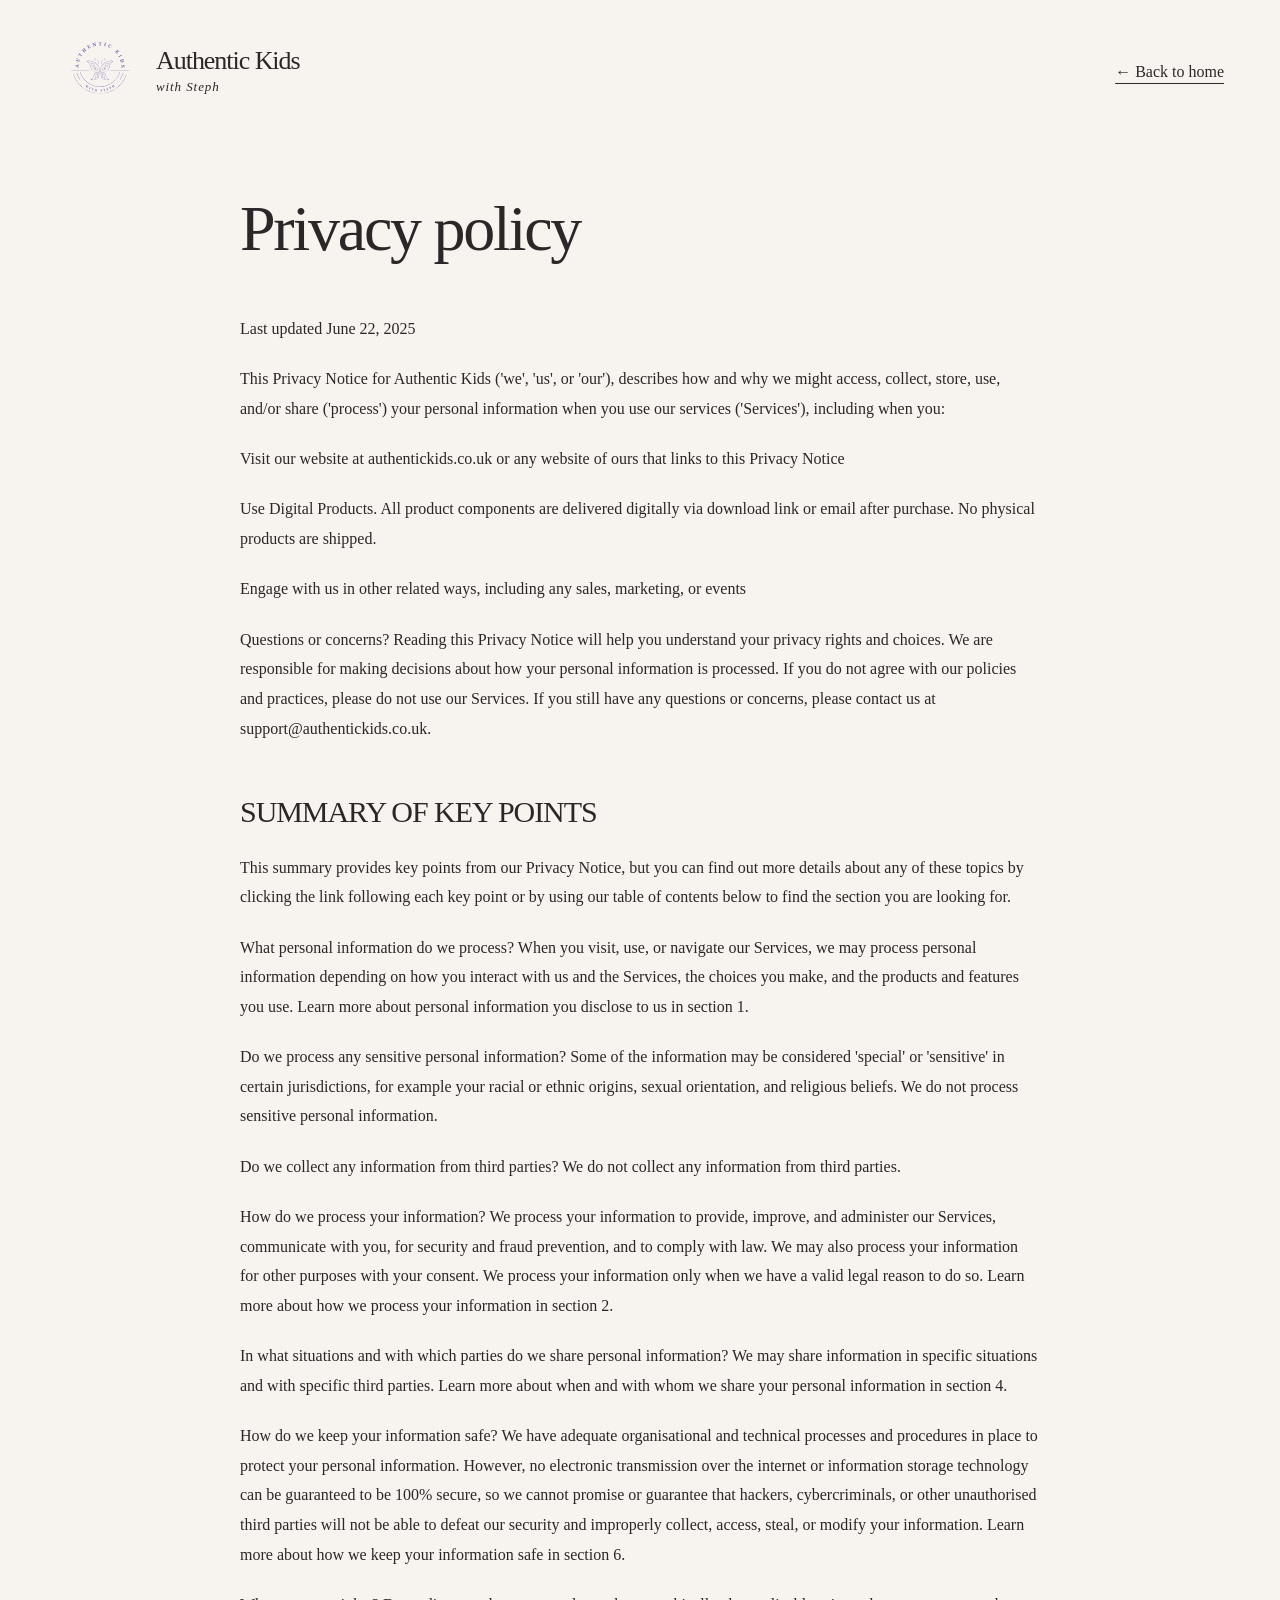
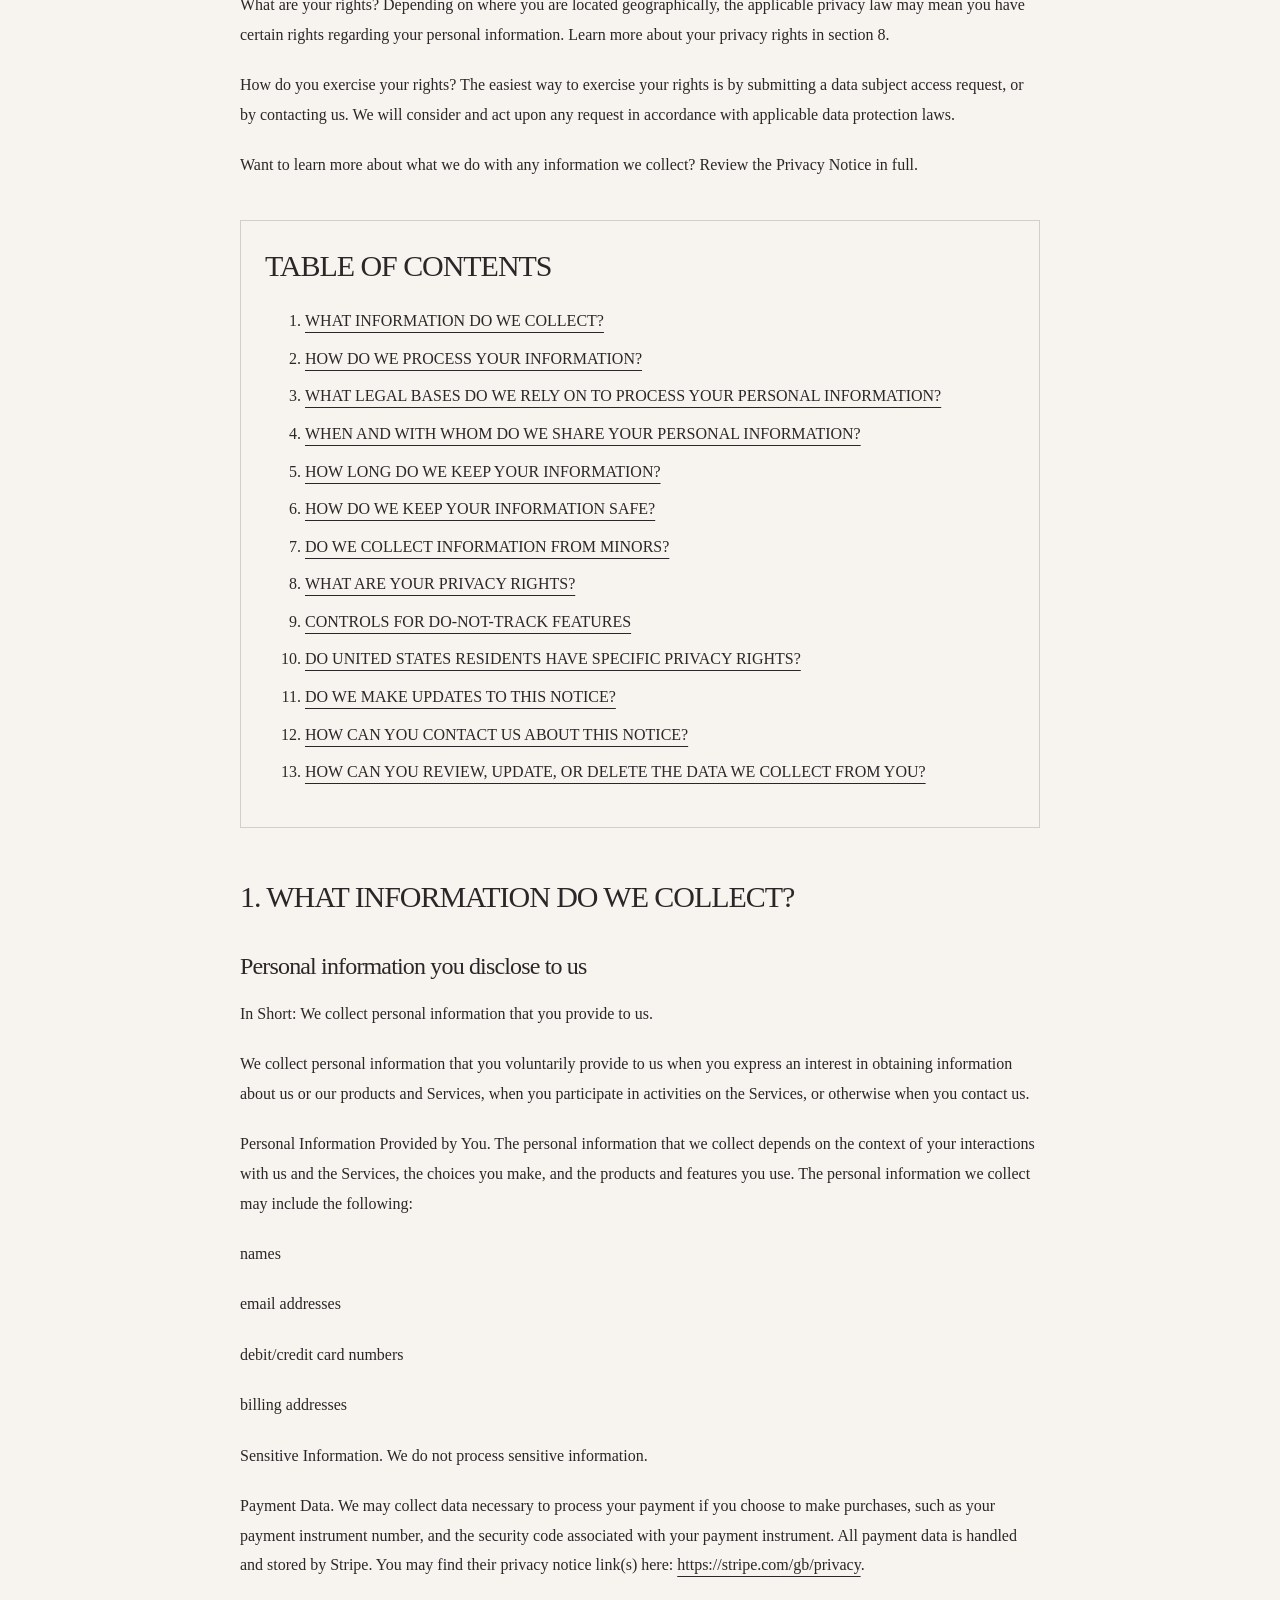
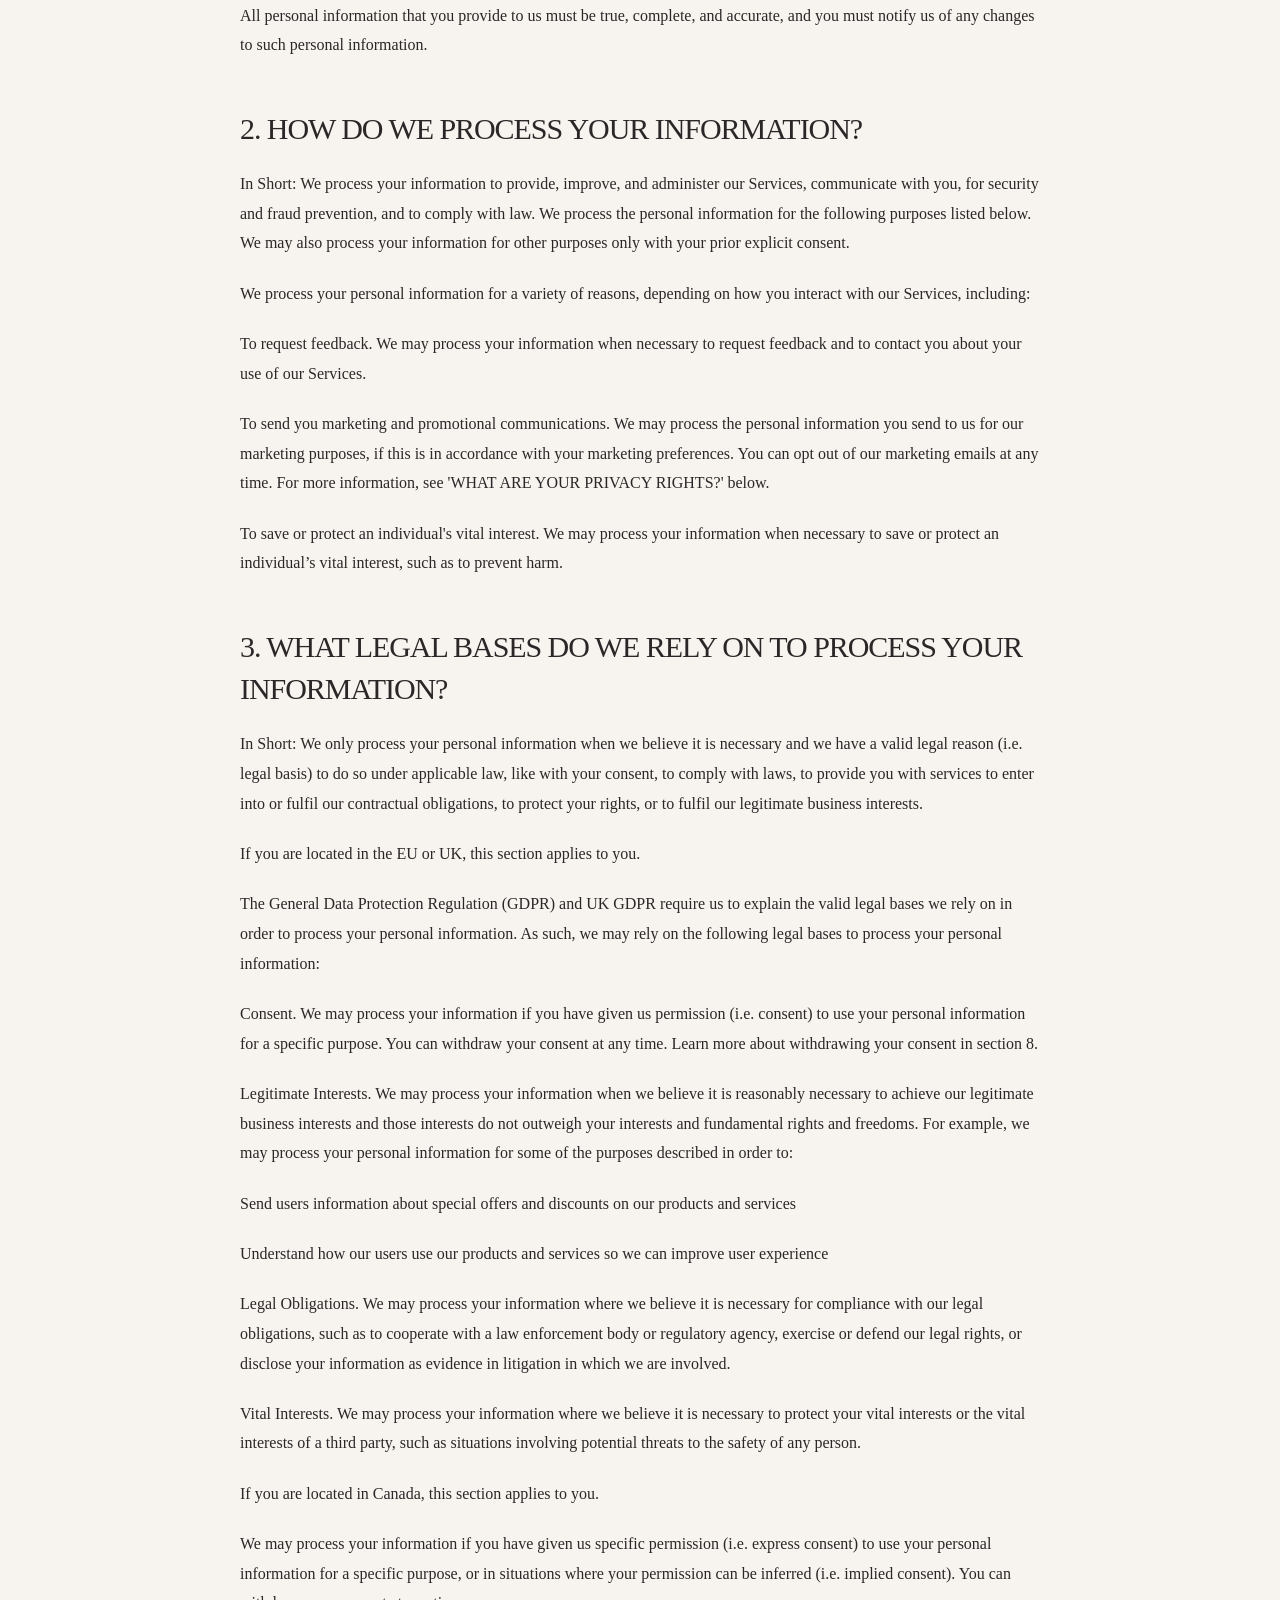
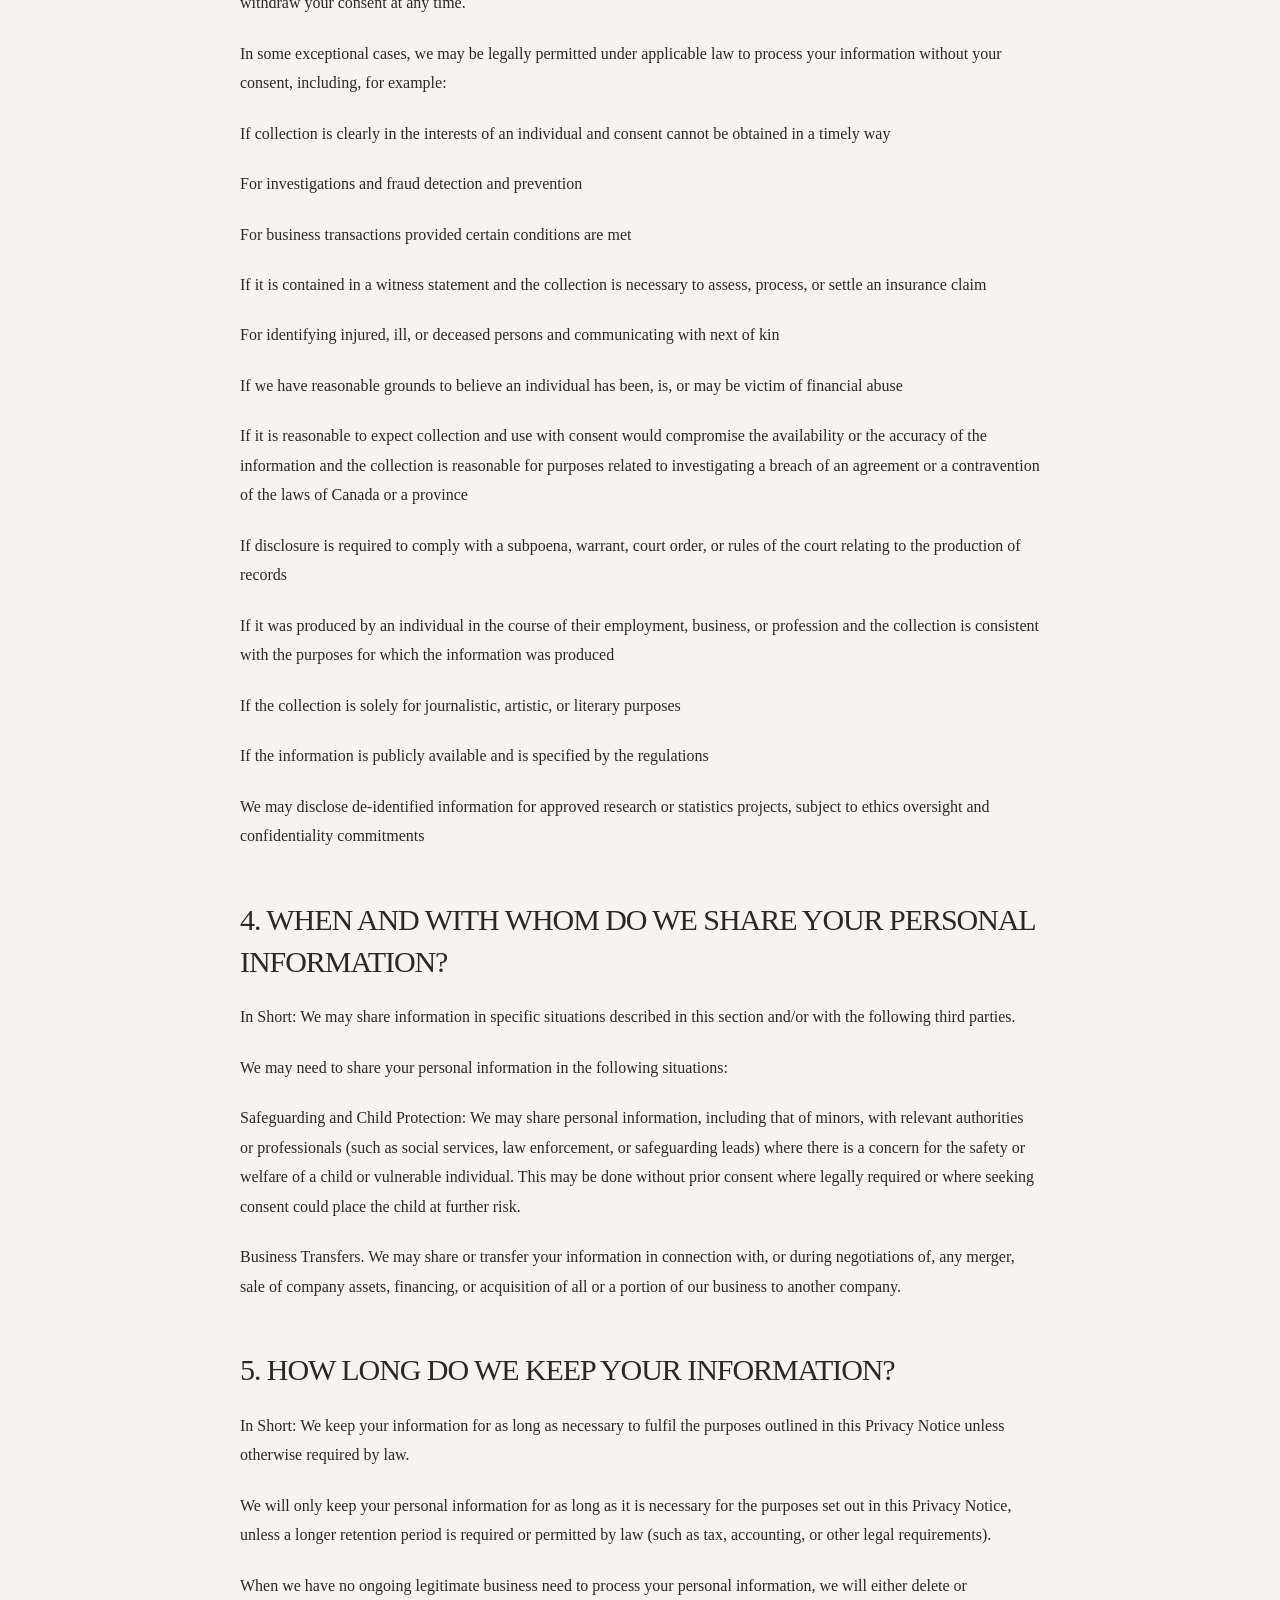
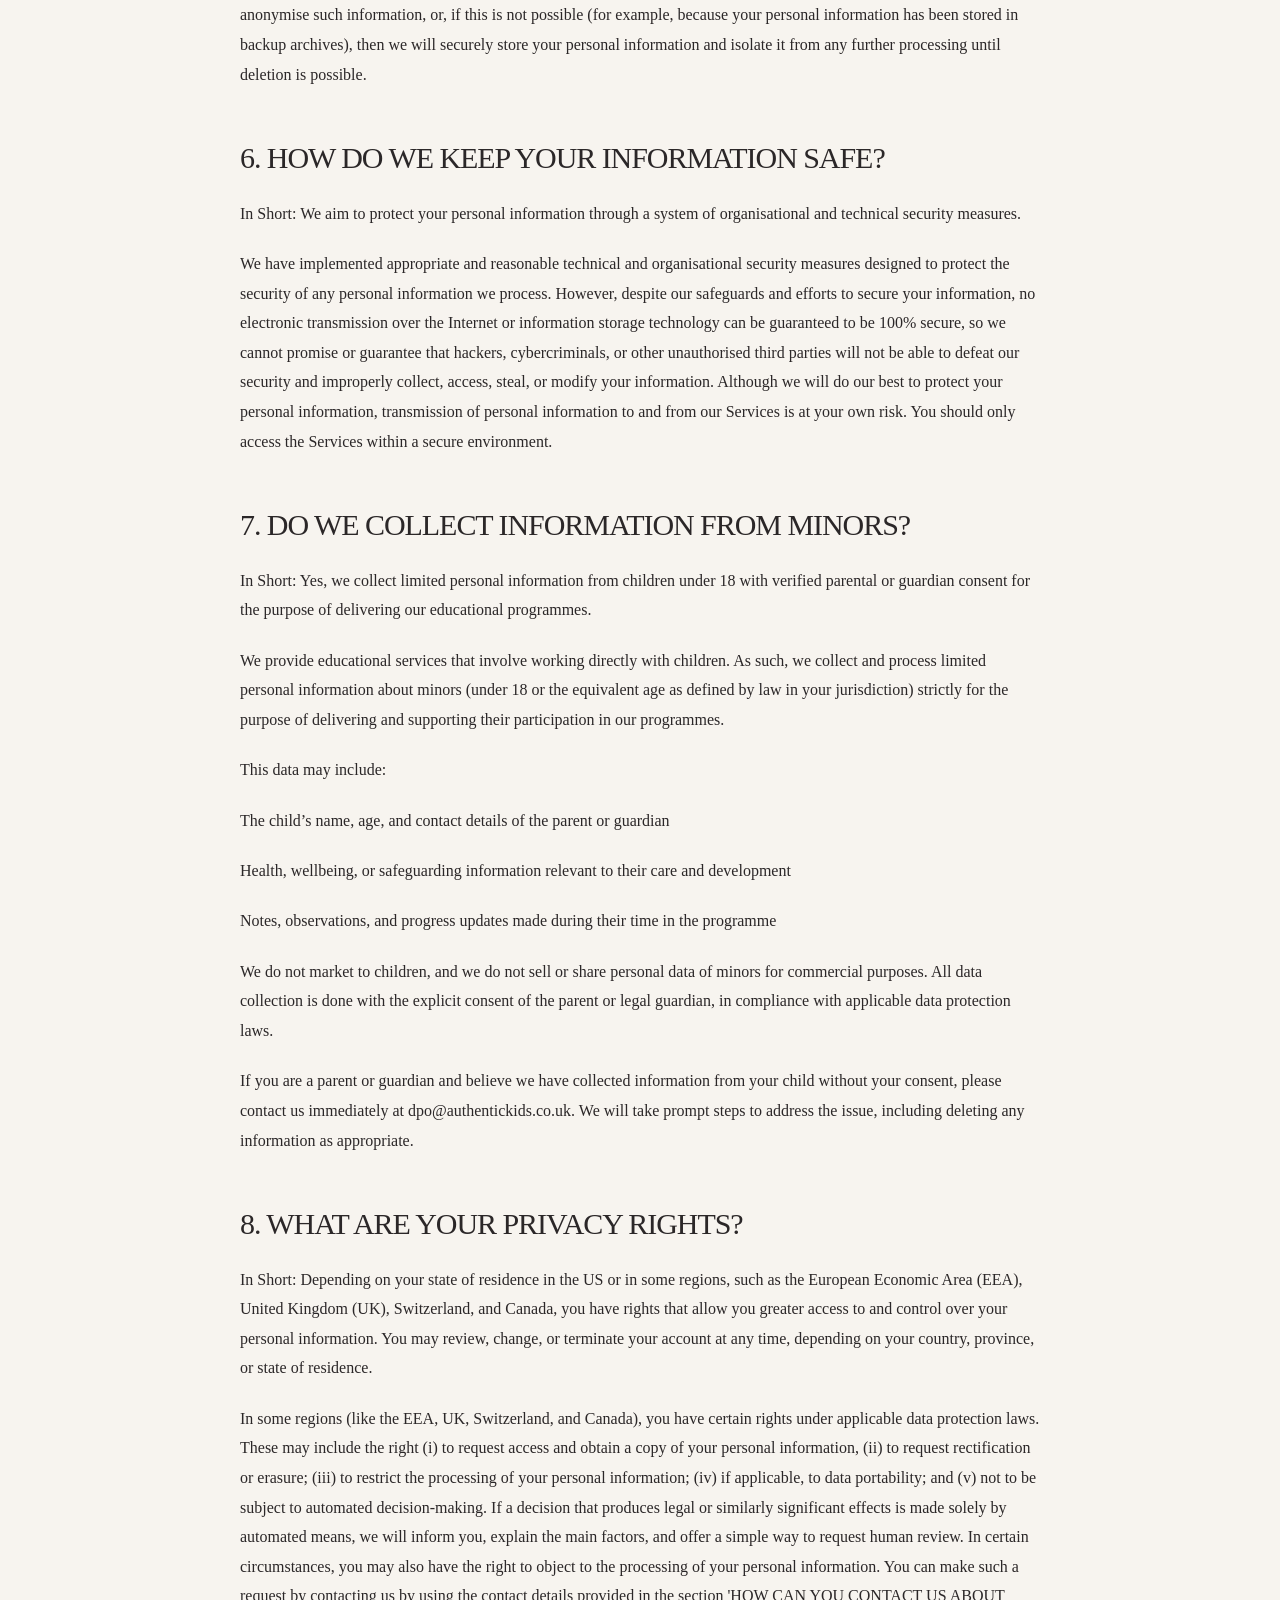
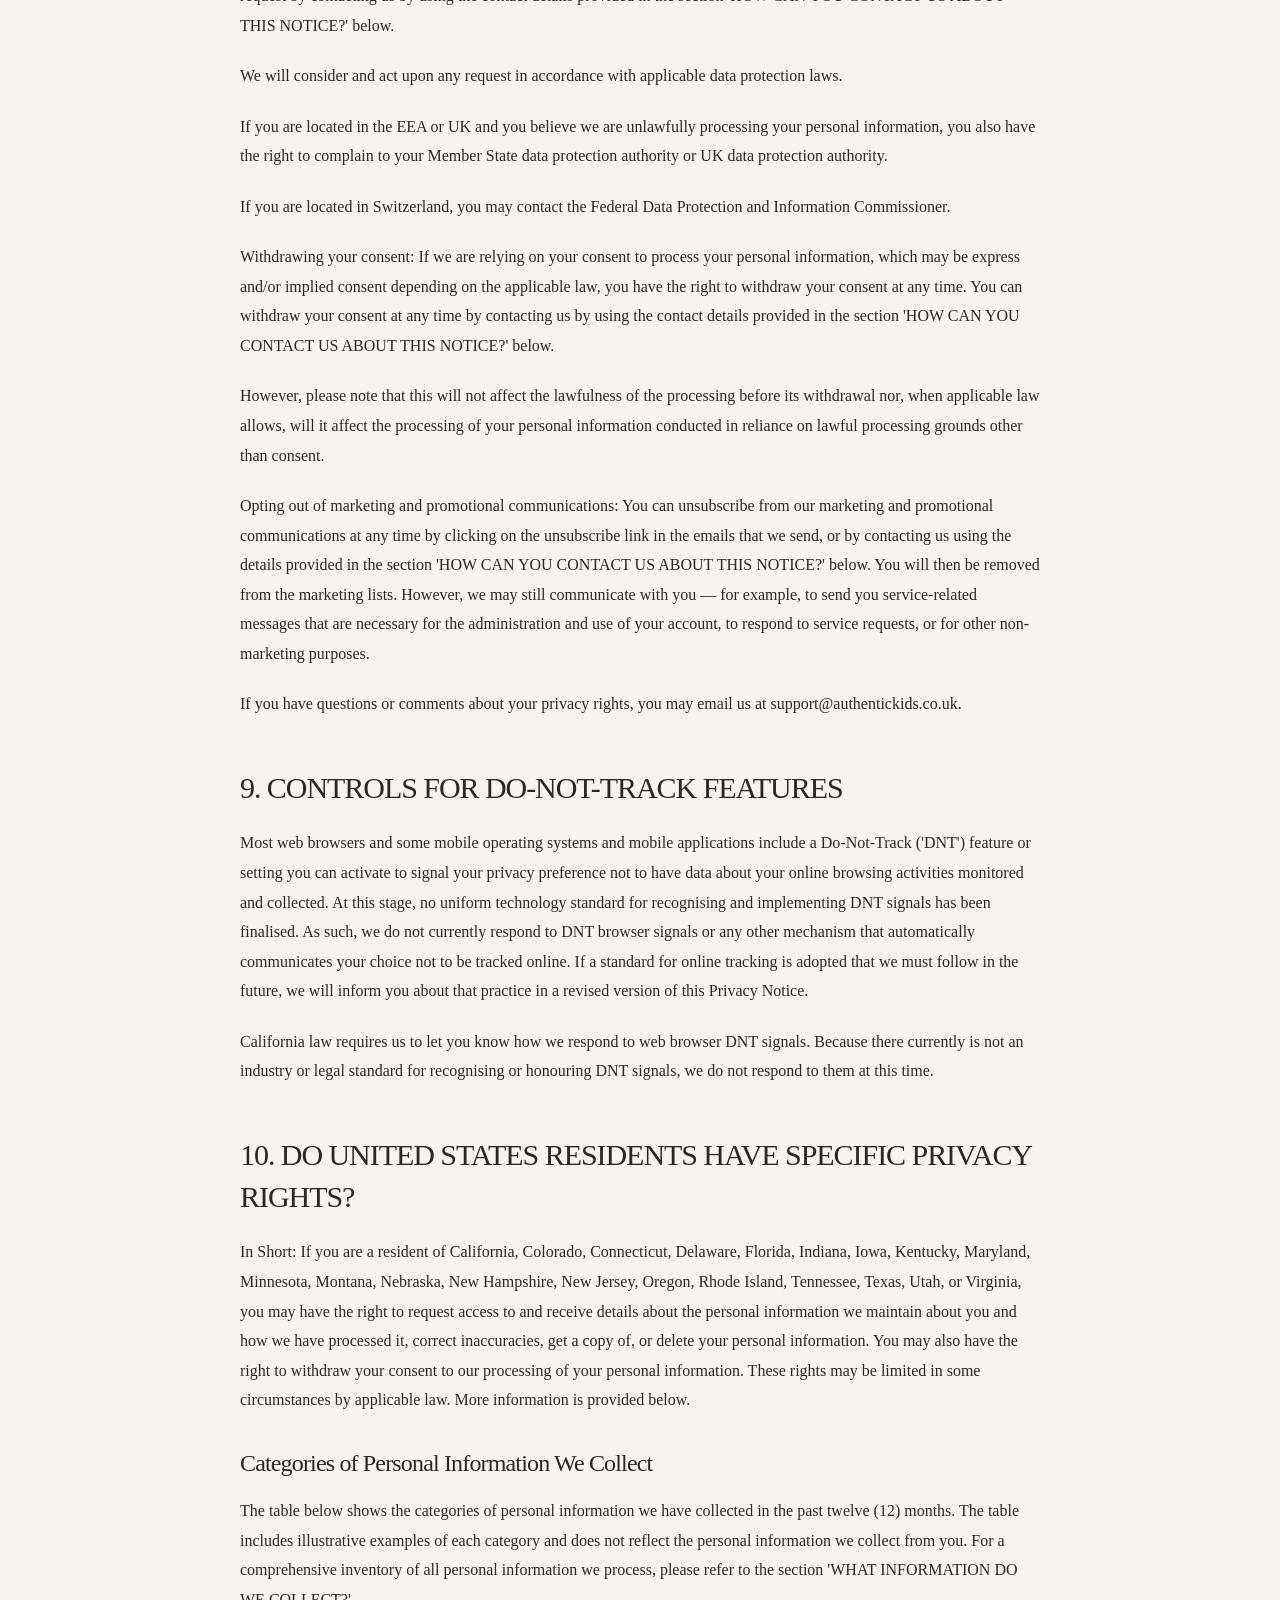
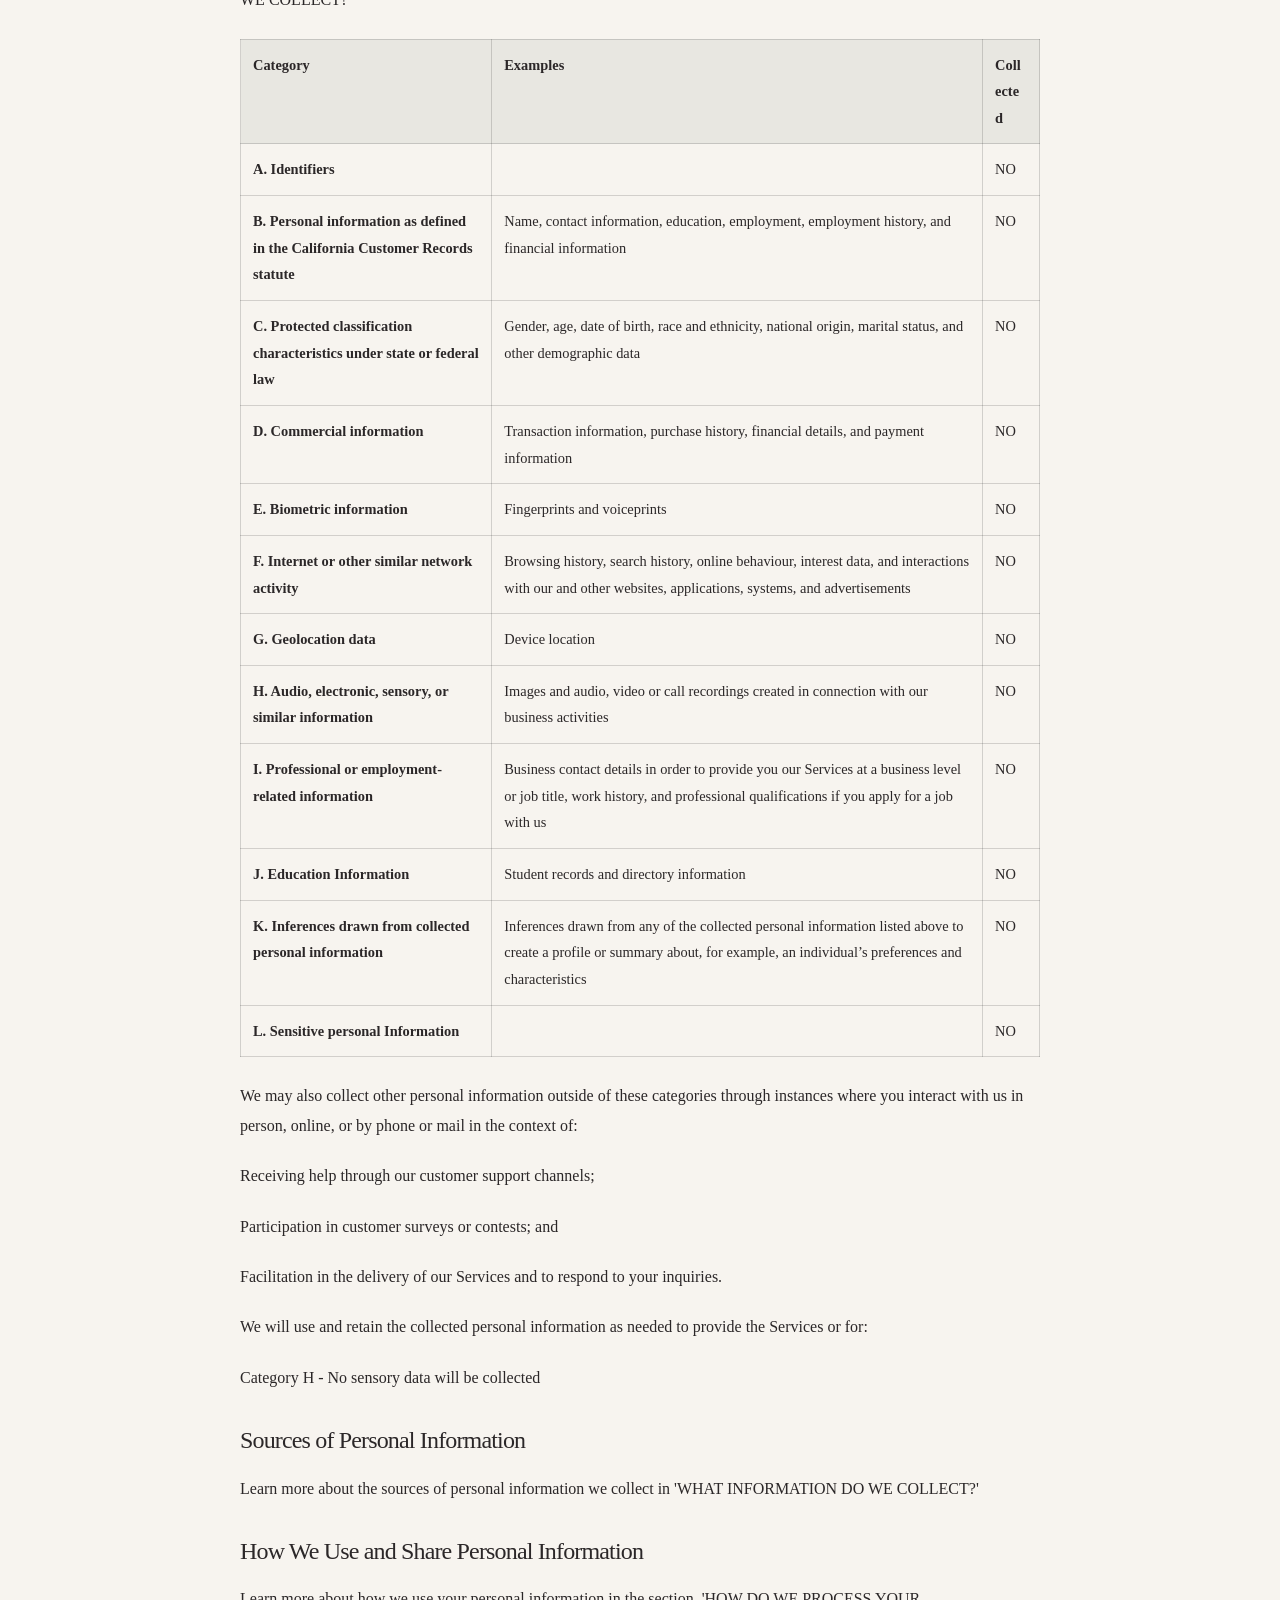
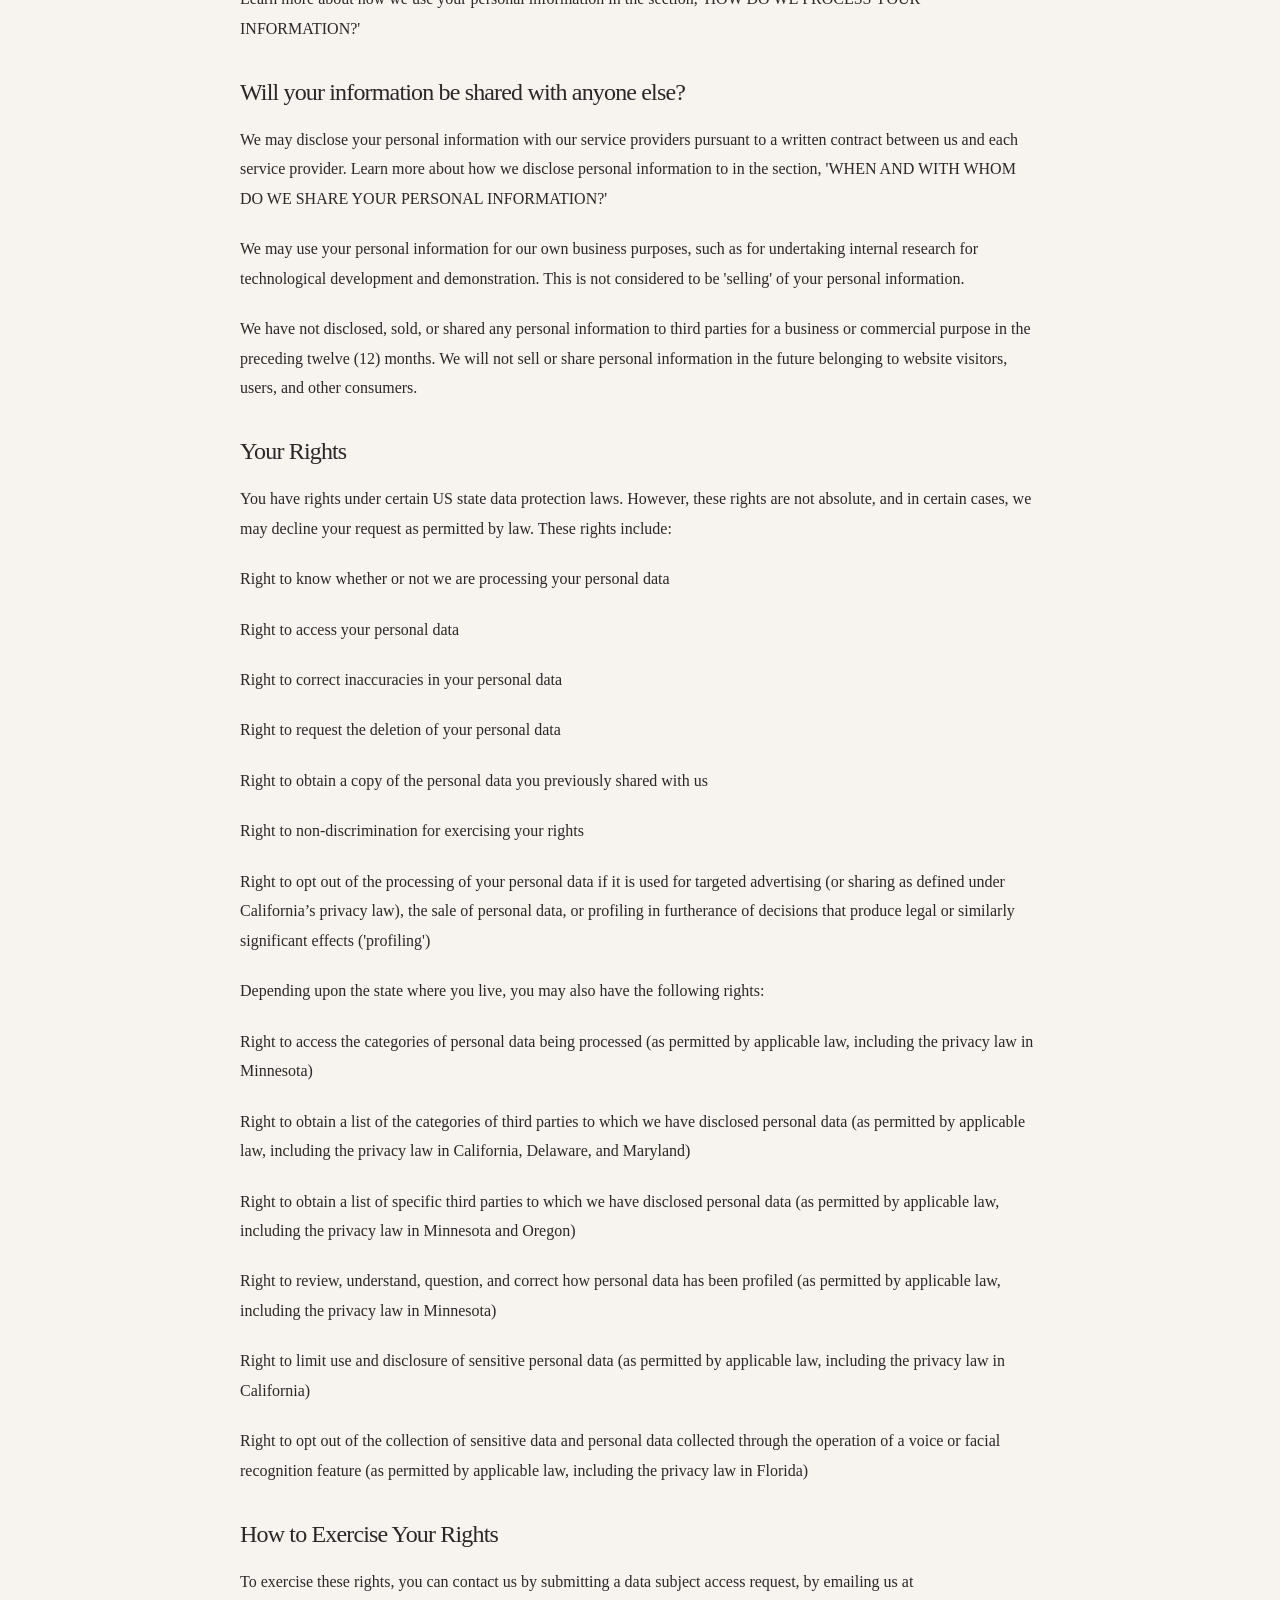
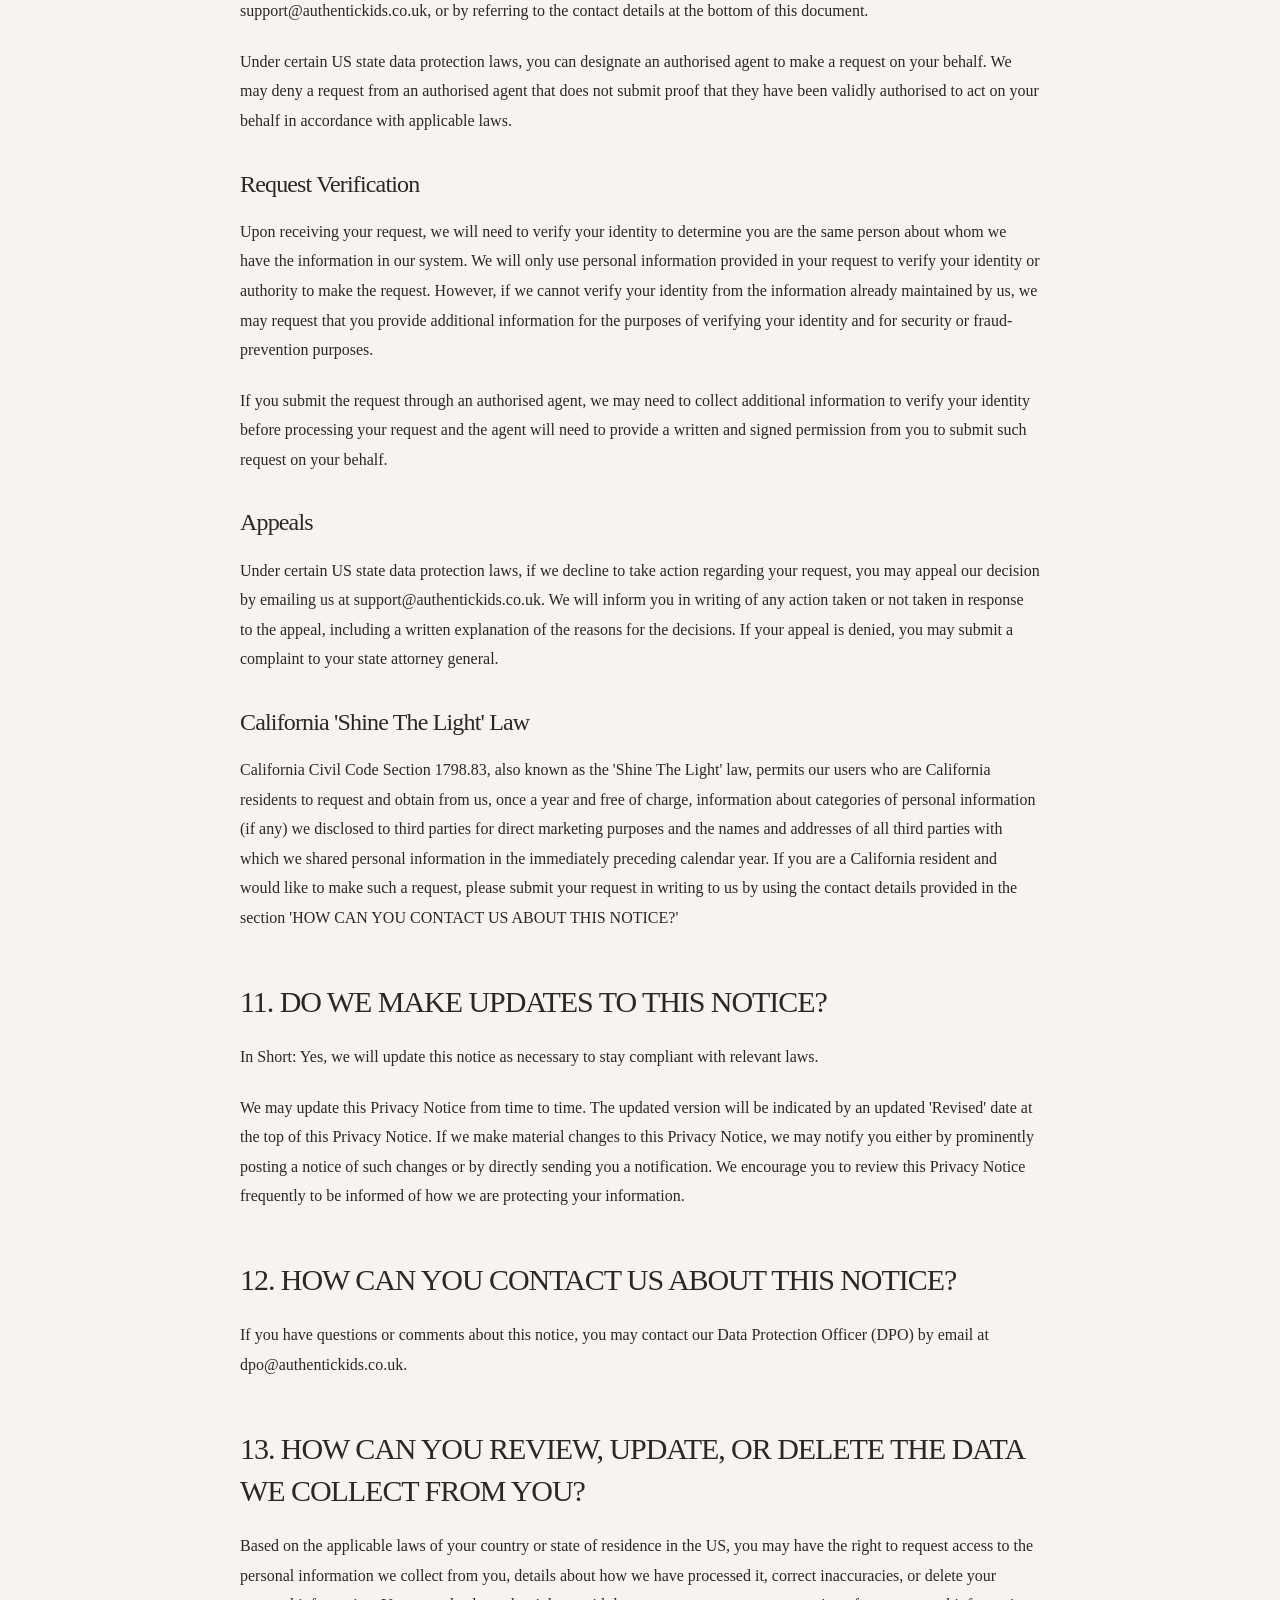
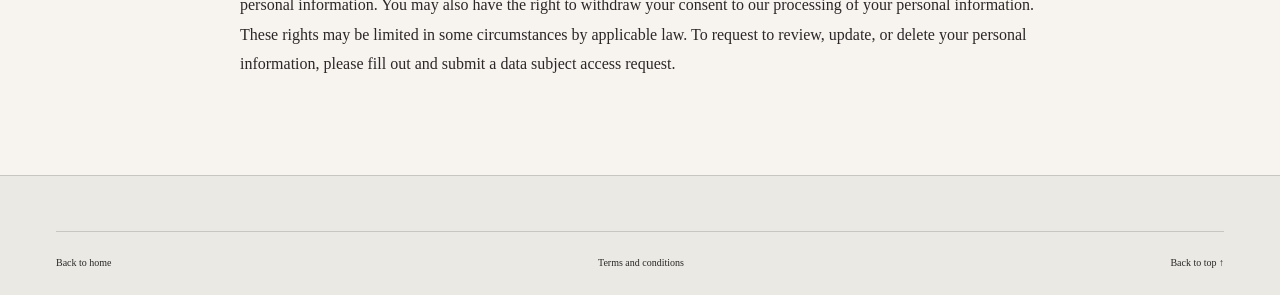
<file: privacy/index.html>
<!doctype html><html lang="en-GB"><head><meta charset="utf-8"><meta name="viewport" content="width=device-width, initial-scale=1"><title>Privacy policy | Authentic Kids</title><link rel="stylesheet" href="../styles.css"><link rel="stylesheet" href="../terms/terms.css"><link rel="stylesheet" href="privacy.css"></head><body id="top"><a class="skip-link" href="#main">Skip to content</a><header class="wrap terms-header"><a class="wordmark" href="../"><img class="header-logo" src="../assets/logo.svg" alt="" width="88" height="88"><span>Authentic Kids<small>with Steph</small></span></a><a href="../">← Back to home</a></header><main class="terms-content" id="main"><h1>Privacy policy</h1><p>Last updated June 22, 2025</p>
<p>This Privacy Notice for Authentic Kids (&#39;we&#39;, &#39;us&#39;, or &#39;our&#39;), describes how and why we might access, collect, store, use, and/or share (&#39;process&#39;) your personal information when you use our services (&#39;Services&#39;), including when you:</p>
<p>Visit our website at authentickids.co.uk or any website of ours that links to this Privacy Notice</p>
<p>Use Digital Products. All product components are delivered digitally via download link or email after purchase. No physical products are shipped.</p>
<p>Engage with us in other related ways, including any sales, marketing, or events</p>
<p>Questions or concerns? Reading this Privacy Notice will help you understand your privacy rights and choices. We are responsible for making decisions about how your personal information is processed. If you do not agree with our policies and practices, please do not use our Services. If you still have any questions or concerns, please contact us at support@authentickids.co.uk.</p>
<h2>SUMMARY OF KEY POINTS</h2>
<p>This summary provides key points from our Privacy Notice, but you can find out more details about any of these topics by clicking the link following each key point or by using our table of contents below to find the section you are looking for.</p>
<p>What personal information do we process? When you visit, use, or navigate our Services, we may process personal information depending on how you interact with us and the Services, the choices you make, and the products and features you use. Learn more about personal information you disclose to us in section 1.</p>
<p>Do we process any sensitive personal information? Some of the information may be considered &#39;special&#39; or &#39;sensitive&#39; in certain jurisdictions, for example your racial or ethnic origins, sexual orientation, and religious beliefs. We do not process sensitive personal information.</p>
<p>Do we collect any information from third parties? We do not collect any information from third parties.</p>
<p>How do we process your information? We process your information to provide, improve, and administer our Services, communicate with you, for security and fraud prevention, and to comply with law. We may also process your information for other purposes with your consent. We process your information only when we have a valid legal reason to do so. Learn more about how we process your information in section 2.</p>
<p>In what situations and with which parties do we share personal information? We may share information in specific situations and with specific third parties. Learn more about when and with whom we share your personal information in section 4.</p>
<p>How do we keep your information safe? We have adequate organisational and technical processes and procedures in place to protect your personal information. However, no electronic transmission over the internet or information storage technology can be guaranteed to be 100% secure, so we cannot promise or guarantee that hackers, cybercriminals, or other unauthorised third parties will not be able to defeat our security and improperly collect, access, steal, or modify your information. Learn more about how we keep your information safe in section 6.</p>
<p>What are your rights? Depending on where you are located geographically, the applicable privacy law may mean you have certain rights regarding your personal information. Learn more about your privacy rights in section 8.</p>
<p>How do you exercise your rights? The easiest way to exercise your rights is by submitting a data subject access request, or by contacting us. We will consider and act upon any request in accordance with applicable data protection laws.</p>
<p>Want to learn more about what we do with any information we collect? Review the Privacy Notice in full.</p>
<nav aria-label="Table of contents"><h2>TABLE OF CONTENTS</h2><ol>
<li><a href="#section-1">WHAT INFORMATION DO WE COLLECT?</a></li>
<li><a href="#section-2">HOW DO WE PROCESS YOUR INFORMATION?</a></li>
<li><a href="#section-3">WHAT LEGAL BASES DO WE RELY ON TO PROCESS YOUR PERSONAL INFORMATION?</a></li>
<li><a href="#section-4">WHEN AND WITH WHOM DO WE SHARE YOUR PERSONAL INFORMATION?</a></li>
<li><a href="#section-5">HOW LONG DO WE KEEP YOUR INFORMATION?</a></li>
<li><a href="#section-6">HOW DO WE KEEP YOUR INFORMATION SAFE?</a></li>
<li><a href="#section-7">DO WE COLLECT INFORMATION FROM MINORS?</a></li>
<li><a href="#section-8">WHAT ARE YOUR PRIVACY RIGHTS?</a></li>
<li><a href="#section-9">CONTROLS FOR DO-NOT-TRACK FEATURES</a></li>
<li><a href="#section-10">DO UNITED STATES RESIDENTS HAVE SPECIFIC PRIVACY RIGHTS?</a></li>
<li><a href="#section-11">DO WE MAKE UPDATES TO THIS NOTICE?</a></li>
<li><a href="#section-12">HOW CAN YOU CONTACT US ABOUT THIS NOTICE?</a></li>
<li><a href="#section-13">HOW CAN YOU REVIEW, UPDATE, OR DELETE THE DATA WE COLLECT FROM YOU?</a></li>
</ol></nav>
<h2 id="section-1">1. WHAT INFORMATION DO WE COLLECT?</h2>
<h3>Personal information you disclose to us</h3>
<p>In Short: We collect personal information that you provide to us.</p>
<p>We collect personal information that you voluntarily provide to us when you express an interest in obtaining information about us or our products and Services, when you participate in activities on the Services, or otherwise when you contact us.</p>
<p>Personal Information Provided by You. The personal information that we collect depends on the context of your interactions with us and the Services, the choices you make, and the products and features you use. The personal information we collect may include the following:</p>
<p>names</p>
<p>email addresses</p>
<p>debit/credit card numbers</p>
<p>billing addresses</p>
<p>Sensitive Information. We do not process sensitive information.</p>
<p>Payment Data. We may collect data necessary to process your payment if you choose to make purchases, such as your payment instrument number, and the security code associated with your payment instrument. All payment data is handled and stored by Stripe. You may find their privacy notice link(s) here: <a href="https://stripe.com/gb/privacy">https://stripe.com/gb/privacy</a>.</p>
<p>All personal information that you provide to us must be true, complete, and accurate, and you must notify us of any changes to such personal information.</p>
<h2 id="section-2">2. HOW DO WE PROCESS YOUR INFORMATION?</h2>
<p>In Short: We process your information to provide, improve, and administer our Services, communicate with you, for security and fraud prevention, and to comply with law. We process the personal information for the following purposes listed below. We may also process your information for other purposes only with your prior explicit consent.</p>
<p>We process your personal information for a variety of reasons, depending on how you interact with our Services, including:</p>
<p>To request feedback. We may process your information when necessary to request feedback and to contact you about your use of our Services.</p>
<p>To send you marketing and promotional communications. We may process the personal information you send to us for our marketing purposes, if this is in accordance with your marketing preferences. You can opt out of our marketing emails at any time. For more information, see &#39;WHAT ARE YOUR PRIVACY RIGHTS?&#39; below.</p>
<p>To save or protect an individual&#39;s vital interest. We may process your information when necessary to save or protect an individual’s vital interest, such as to prevent harm.</p>
<h2 id="section-3">3. WHAT LEGAL BASES DO WE RELY ON TO PROCESS YOUR INFORMATION?</h2>
<p>In Short: We only process your personal information when we believe it is necessary and we have a valid legal reason (i.e. legal basis) to do so under applicable law, like with your consent, to comply with laws, to provide you with services to enter into or fulfil our contractual obligations, to protect your rights, or to fulfil our legitimate business interests.</p>
<p>If you are located in the EU or UK, this section applies to you.</p>
<p>The General Data Protection Regulation (GDPR) and UK GDPR require us to explain the valid legal bases we rely on in order to process your personal information. As such, we may rely on the following legal bases to process your personal information:</p>
<p>Consent. We may process your information if you have given us permission (i.e. consent) to use your personal information for a specific purpose. You can withdraw your consent at any time. Learn more about withdrawing your consent in section 8.</p>
<p>Legitimate Interests. We may process your information when we believe it is reasonably necessary to achieve our legitimate business interests and those interests do not outweigh your interests and fundamental rights and freedoms. For example, we may process your personal information for some of the purposes described in order to:</p>
<p>Send users information about special offers and discounts on our products and services</p>
<p>Understand how our users use our products and services so we can improve user experience</p>
<p>Legal Obligations. We may process your information where we believe it is necessary for compliance with our legal obligations, such as to cooperate with a law enforcement body or regulatory agency, exercise or defend our legal rights, or disclose your information as evidence in litigation in which we are involved.</p>
<p>Vital Interests. We may process your information where we believe it is necessary to protect your vital interests or the vital interests of a third party, such as situations involving potential threats to the safety of any person.</p>
<p>If you are located in Canada, this section applies to you.</p>
<p>We may process your information if you have given us specific permission (i.e. express consent) to use your personal information for a specific purpose, or in situations where your permission can be inferred (i.e. implied consent). You can withdraw your consent at any time.</p>
<p>In some exceptional cases, we may be legally permitted under applicable law to process your information without your consent, including, for example:</p>
<p>If collection is clearly in the interests of an individual and consent cannot be obtained in a timely way</p>
<p>For investigations and fraud detection and prevention</p>
<p>For business transactions provided certain conditions are met</p>
<p>If it is contained in a witness statement and the collection is necessary to assess, process, or settle an insurance claim</p>
<p>For identifying injured, ill, or deceased persons and communicating with next of kin</p>
<p>If we have reasonable grounds to believe an individual has been, is, or may be victim of financial abuse</p>
<p>If it is reasonable to expect collection and use with consent would compromise the availability or the accuracy of the information and the collection is reasonable for purposes related to investigating a breach of an agreement or a contravention of the laws of Canada or a province</p>
<p>If disclosure is required to comply with a subpoena, warrant, court order, or rules of the court relating to the production of records</p>
<p>If it was produced by an individual in the course of their employment, business, or profession and the collection is consistent with the purposes for which the information was produced</p>
<p>If the collection is solely for journalistic, artistic, or literary purposes</p>
<p>If the information is publicly available and is specified by the regulations</p>
<p>We may disclose de-identified information for approved research or statistics projects, subject to ethics oversight and confidentiality commitments</p>
<h2 id="section-4">4. WHEN AND WITH WHOM DO WE SHARE YOUR PERSONAL INFORMATION?</h2>
<p>In Short: We may share information in specific situations described in this section and/or with the following third parties.</p>
<p>We may need to share your personal information in the following situations:</p>
<p>Safeguarding and Child Protection: We may share personal information, including that of minors, with relevant authorities or professionals (such as social services, law enforcement, or safeguarding leads) where there is a concern for the safety or welfare of a child or vulnerable individual. This may be done without prior consent where legally required or where seeking consent could place the child at further risk.</p>
<p>Business Transfers. We may share or transfer your information in connection with, or during negotiations of, any merger, sale of company assets, financing, or acquisition of all or a portion of our business to another company.</p>
<h2 id="section-5">5. HOW LONG DO WE KEEP YOUR INFORMATION?</h2>
<p>In Short: We keep your information for as long as necessary to fulfil the purposes outlined in this Privacy Notice unless otherwise required by law.</p>
<p>We will only keep your personal information for as long as it is necessary for the purposes set out in this Privacy Notice, unless a longer retention period is required or permitted by law (such as tax, accounting, or other legal requirements).</p>
<p>When we have no ongoing legitimate business need to process your personal information, we will either delete or anonymise such information, or, if this is not possible (for example, because your personal information has been stored in backup archives), then we will securely store your personal information and isolate it from any further processing until deletion is possible.</p>
<h2 id="section-6">6. HOW DO WE KEEP YOUR INFORMATION SAFE?</h2>
<p>In Short: We aim to protect your personal information through a system of organisational and technical security measures.</p>
<p>We have implemented appropriate and reasonable technical and organisational security measures designed to protect the security of any personal information we process. However, despite our safeguards and efforts to secure your information, no electronic transmission over the Internet or information storage technology can be guaranteed to be 100% secure, so we cannot promise or guarantee that hackers, cybercriminals, or other unauthorised third parties will not be able to defeat our security and improperly collect, access, steal, or modify your information. Although we will do our best to protect your personal information, transmission of personal information to and from our Services is at your own risk. You should only access the Services within a secure environment.</p>
<h2 id="section-7">7. DO WE COLLECT INFORMATION FROM MINORS?</h2>
<p>In Short: Yes, we collect limited personal information from children under 18 with verified parental or guardian consent for the purpose of delivering our educational programmes.</p>
<p>We provide educational services that involve working directly with children. As such, we collect and process limited personal information about minors (under 18 or the equivalent age as defined by law in your jurisdiction) strictly for the purpose of delivering and supporting their participation in our programmes.</p>
<p>This data may include:</p>
<p>The child’s name, age, and contact details of the parent or guardian</p>
<p>Health, wellbeing, or safeguarding information relevant to their care and development</p>
<p>Notes, observations, and progress updates made during their time in the programme</p>
<p>We do not market to children, and we do not sell or share personal data of minors for commercial purposes. All data collection is done with the explicit consent of the parent or legal guardian, in compliance with applicable data protection laws.</p>
<p>If you are a parent or guardian and believe we have collected information from your child without your consent, please contact us immediately at dpo@authentickids.co.uk. We will take prompt steps to address the issue, including deleting any information as appropriate.</p>
<h2 id="section-8">8. WHAT ARE YOUR PRIVACY RIGHTS?</h2>
<p>In Short: Depending on your state of residence in the US or in some regions, such as the European Economic Area (EEA), United Kingdom (UK), Switzerland, and Canada, you have rights that allow you greater access to and control over your personal information. You may review, change, or terminate your account at any time, depending on your country, province, or state of residence.</p>
<p>In some regions (like the EEA, UK, Switzerland, and Canada), you have certain rights under applicable data protection laws. These may include the right (i) to request access and obtain a copy of your personal information, (ii) to request rectification or erasure; (iii) to restrict the processing of your personal information; (iv) if applicable, to data portability; and (v) not to be subject to automated decision-making. If a decision that produces legal or similarly significant effects is made solely by automated means, we will inform you, explain the main factors, and offer a simple way to request human review. In certain circumstances, you may also have the right to object to the processing of your personal information. You can make such a request by contacting us by using the contact details provided in the section &#39;HOW CAN YOU CONTACT US ABOUT THIS NOTICE?&#39; below.</p>
<p>We will consider and act upon any request in accordance with applicable data protection laws.</p>
<p>If you are located in the EEA or UK and you believe we are unlawfully processing your personal information, you also have the right to complain to your Member State data protection authority or UK data protection authority.</p>
<p>If you are located in Switzerland, you may contact the Federal Data Protection and Information Commissioner.</p>
<p>Withdrawing your consent: If we are relying on your consent to process your personal information, which may be express and/or implied consent depending on the applicable law, you have the right to withdraw your consent at any time. You can withdraw your consent at any time by contacting us by using the contact details provided in the section &#39;HOW CAN YOU CONTACT US ABOUT THIS NOTICE?&#39; below.</p>
<p>However, please note that this will not affect the lawfulness of the processing before its withdrawal nor, when applicable law allows, will it affect the processing of your personal information conducted in reliance on lawful processing grounds other than consent.</p>
<p>Opting out of marketing and promotional communications: You can unsubscribe from our marketing and promotional communications at any time by clicking on the unsubscribe link in the emails that we send, or by contacting us using the details provided in the section &#39;HOW CAN YOU CONTACT US ABOUT THIS NOTICE?&#39; below. You will then be removed from the marketing lists. However, we may still communicate with you — for example, to send you service-related messages that are necessary for the administration and use of your account, to respond to service requests, or for other non-marketing purposes.</p>
<p>If you have questions or comments about your privacy rights, you may email us at support@authentickids.co.uk.</p>
<h2 id="section-9">9. CONTROLS FOR DO-NOT-TRACK FEATURES</h2>
<p>Most web browsers and some mobile operating systems and mobile applications include a Do-Not-Track (&#39;DNT&#39;) feature or setting you can activate to signal your privacy preference not to have data about your online browsing activities monitored and collected. At this stage, no uniform technology standard for recognising and implementing DNT signals has been finalised. As such, we do not currently respond to DNT browser signals or any other mechanism that automatically communicates your choice not to be tracked online. If a standard for online tracking is adopted that we must follow in the future, we will inform you about that practice in a revised version of this Privacy Notice.</p>
<p>California law requires us to let you know how we respond to web browser DNT signals. Because there currently is not an industry or legal standard for recognising or honouring DNT signals, we do not respond to them at this time.</p>
<h2 id="section-10">10. DO UNITED STATES RESIDENTS HAVE SPECIFIC PRIVACY RIGHTS?</h2>
<p>In Short: If you are a resident of California, Colorado, Connecticut, Delaware, Florida, Indiana, Iowa, Kentucky, Maryland, Minnesota, Montana, Nebraska, New Hampshire, New Jersey, Oregon, Rhode Island, Tennessee, Texas, Utah, or Virginia, you may have the right to request access to and receive details about the personal information we maintain about you and how we have processed it, correct inaccuracies, get a copy of, or delete your personal information. You may also have the right to withdraw your consent to our processing of your personal information. These rights may be limited in some circumstances by applicable law. More information is provided below.</p>
<h3>Categories of Personal Information We Collect</h3>
<p>The table below shows the categories of personal information we have collected in the past twelve (12) months. The table includes illustrative examples of each category and does not reflect the personal information we collect from you. For a comprehensive inventory of all personal information we process, please refer to the section &#39;WHAT INFORMATION DO WE COLLECT?&#39;</p>
<div class="privacy-table"><table><thead><tr><th scope="col">Category</th><th scope="col">Examples</th><th scope="col">Collected</th></tr></thead><tbody>
<tr><th scope="row">A. Identifiers</th><td></td><td>NO</td></tr>
<tr><th scope="row">B. Personal information as defined in the California Customer Records statute</th><td>Name, contact information, education, employment, employment history, and financial information</td><td>NO</td></tr>
<tr><th scope="row">C. Protected classification characteristics under state or federal law</th><td>Gender, age, date of birth, race and ethnicity, national origin, marital status, and other demographic data</td><td>NO</td></tr>
<tr><th scope="row">D. Commercial information</th><td>Transaction information, purchase history, financial details, and payment information</td><td>NO</td></tr>
<tr><th scope="row">E. Biometric information</th><td>Fingerprints and voiceprints</td><td>NO</td></tr>
<tr><th scope="row">F. Internet or other similar network activity</th><td>Browsing history, search history, online behaviour, interest data, and interactions with our and other websites, applications, systems, and advertisements</td><td>NO</td></tr>
<tr><th scope="row">G. Geolocation data</th><td>Device location</td><td>NO</td></tr>
<tr><th scope="row">H. Audio, electronic, sensory, or similar information</th><td>Images and audio, video or call recordings created in connection with our business activities</td><td>NO</td></tr>
<tr><th scope="row">I. Professional or employment-related information</th><td>Business contact details in order to provide you our Services at a business level or job title, work history, and professional qualifications if you apply for a job with us</td><td>NO</td></tr>
<tr><th scope="row">J. Education Information</th><td>Student records and directory information</td><td>NO</td></tr>
<tr><th scope="row">K. Inferences drawn from collected personal information</th><td>Inferences drawn from any of the collected personal information listed above to create a profile or summary about, for example, an individual’s preferences and characteristics</td><td>NO</td></tr>
<tr><th scope="row">L. Sensitive personal Information</th><td></td><td>NO</td></tr>
</tbody></table></div>
<p>We may also collect other personal information outside of these categories through instances where you interact with us in person, online, or by phone or mail in the context of:</p>
<p>Receiving help through our customer support channels;</p>
<p>Participation in customer surveys or contests; and</p>
<p>Facilitation in the delivery of our Services and to respond to your inquiries.</p>
<p>We will use and retain the collected personal information as needed to provide the Services or for:</p>
<p>Category H - No sensory data will be collected</p>
<h3>Sources of Personal Information</h3>
<p>Learn more about the sources of personal information we collect in &#39;WHAT INFORMATION DO WE COLLECT?&#39;</p>
<h3>How We Use and Share Personal Information</h3>
<p>Learn more about how we use your personal information in the section, &#39;HOW DO WE PROCESS YOUR INFORMATION?&#39;</p>
<h3>Will your information be shared with anyone else?</h3>
<p>We may disclose your personal information with our service providers pursuant to a written contract between us and each service provider. Learn more about how we disclose personal information to in the section, &#39;WHEN AND WITH WHOM DO WE SHARE YOUR PERSONAL INFORMATION?&#39;</p>
<p>We may use your personal information for our own business purposes, such as for undertaking internal research for technological development and demonstration. This is not considered to be &#39;selling&#39; of your personal information.</p>
<p>We have not disclosed, sold, or shared any personal information to third parties for a business or commercial purpose in the preceding twelve (12) months. We will not sell or share personal information in the future belonging to website visitors, users, and other consumers.</p>
<h3>Your Rights</h3>
<p>You have rights under certain US state data protection laws. However, these rights are not absolute, and in certain cases, we may decline your request as permitted by law. These rights include:</p>
<p>Right to know whether or not we are processing your personal data</p>
<p>Right to access your personal data</p>
<p>Right to correct inaccuracies in your personal data</p>
<p>Right to request the deletion of your personal data</p>
<p>Right to obtain a copy of the personal data you previously shared with us</p>
<p>Right to non-discrimination for exercising your rights</p>
<p>Right to opt out of the processing of your personal data if it is used for targeted advertising (or sharing as defined under California’s privacy law), the sale of personal data, or profiling in furtherance of decisions that produce legal or similarly significant effects (&#39;profiling&#39;)</p>
<p>Depending upon the state where you live, you may also have the following rights:</p>
<p>Right to access the categories of personal data being processed (as permitted by applicable law, including the privacy law in Minnesota)</p>
<p>Right to obtain a list of the categories of third parties to which we have disclosed personal data (as permitted by applicable law, including the privacy law in California, Delaware, and Maryland)</p>
<p>Right to obtain a list of specific third parties to which we have disclosed personal data (as permitted by applicable law, including the privacy law in Minnesota and Oregon)</p>
<p>Right to review, understand, question, and correct how personal data has been profiled (as permitted by applicable law, including the privacy law in Minnesota)</p>
<p>Right to limit use and disclosure of sensitive personal data (as permitted by applicable law, including the privacy law in California)</p>
<p>Right to opt out of the collection of sensitive data and personal data collected through the operation of a voice or facial recognition feature (as permitted by applicable law, including the privacy law in Florida)</p>
<h3>How to Exercise Your Rights</h3>
<p>To exercise these rights, you can contact us by submitting a data subject access request, by emailing us at support@authentickids.co.uk, or by referring to the contact details at the bottom of this document.</p>
<p>Under certain US state data protection laws, you can designate an authorised agent to make a request on your behalf. We may deny a request from an authorised agent that does not submit proof that they have been validly authorised to act on your behalf in accordance with applicable laws.</p>
<h3>Request Verification</h3>
<p>Upon receiving your request, we will need to verify your identity to determine you are the same person about whom we have the information in our system. We will only use personal information provided in your request to verify your identity or authority to make the request. However, if we cannot verify your identity from the information already maintained by us, we may request that you provide additional information for the purposes of verifying your identity and for security or fraud-prevention purposes.</p>
<p>If you submit the request through an authorised agent, we may need to collect additional information to verify your identity before processing your request and the agent will need to provide a written and signed permission from you to submit such request on your behalf.</p>
<h3>Appeals</h3>
<p>Under certain US state data protection laws, if we decline to take action regarding your request, you may appeal our decision by emailing us at support@authentickids.co.uk. We will inform you in writing of any action taken or not taken in response to the appeal, including a written explanation of the reasons for the decisions. If your appeal is denied, you may submit a complaint to your state attorney general.</p>
<h3>California &#39;Shine The Light&#39; Law</h3>
<p>California Civil Code Section 1798.83, also known as the &#39;Shine The Light&#39; law, permits our users who are California residents to request and obtain from us, once a year and free of charge, information about categories of personal information (if any) we disclosed to third parties for direct marketing purposes and the names and addresses of all third parties with which we shared personal information in the immediately preceding calendar year. If you are a California resident and would like to make such a request, please submit your request in writing to us by using the contact details provided in the section &#39;HOW CAN YOU CONTACT US ABOUT THIS NOTICE?&#39;</p>
<h2 id="section-11">11. DO WE MAKE UPDATES TO THIS NOTICE?</h2>
<p>In Short: Yes, we will update this notice as necessary to stay compliant with relevant laws.</p>
<p>We may update this Privacy Notice from time to time. The updated version will be indicated by an updated &#39;Revised&#39; date at the top of this Privacy Notice. If we make material changes to this Privacy Notice, we may notify you either by prominently posting a notice of such changes or by directly sending you a notification. We encourage you to review this Privacy Notice frequently to be informed of how we are protecting your information.</p>
<h2 id="section-12">12. HOW CAN YOU CONTACT US ABOUT THIS NOTICE?</h2>
<p>If you have questions or comments about this notice, you may contact our Data Protection Officer (DPO) by email at dpo@authentickids.co.uk.</p>
<h2 id="section-13">13. HOW CAN YOU REVIEW, UPDATE, OR DELETE THE DATA WE COLLECT FROM YOU?</h2>
<p>Based on the applicable laws of your country or state of residence in the US, you may have the right to request access to the personal information we collect from you, details about how we have processed it, correct inaccuracies, or delete your personal information. You may also have the right to withdraw your consent to our processing of your personal information. These rights may be limited in some circumstances by applicable law. To request to review, update, or delete your personal information, please fill out and submit a data subject access request.</p></main><footer class="site-footer"><div class="wrap footer-bottom"><a href="../">Back to home</a><a href="../terms/">Terms and conditions</a><a href="#top">Back to top ↑</a></div></footer></body></html>
</file>
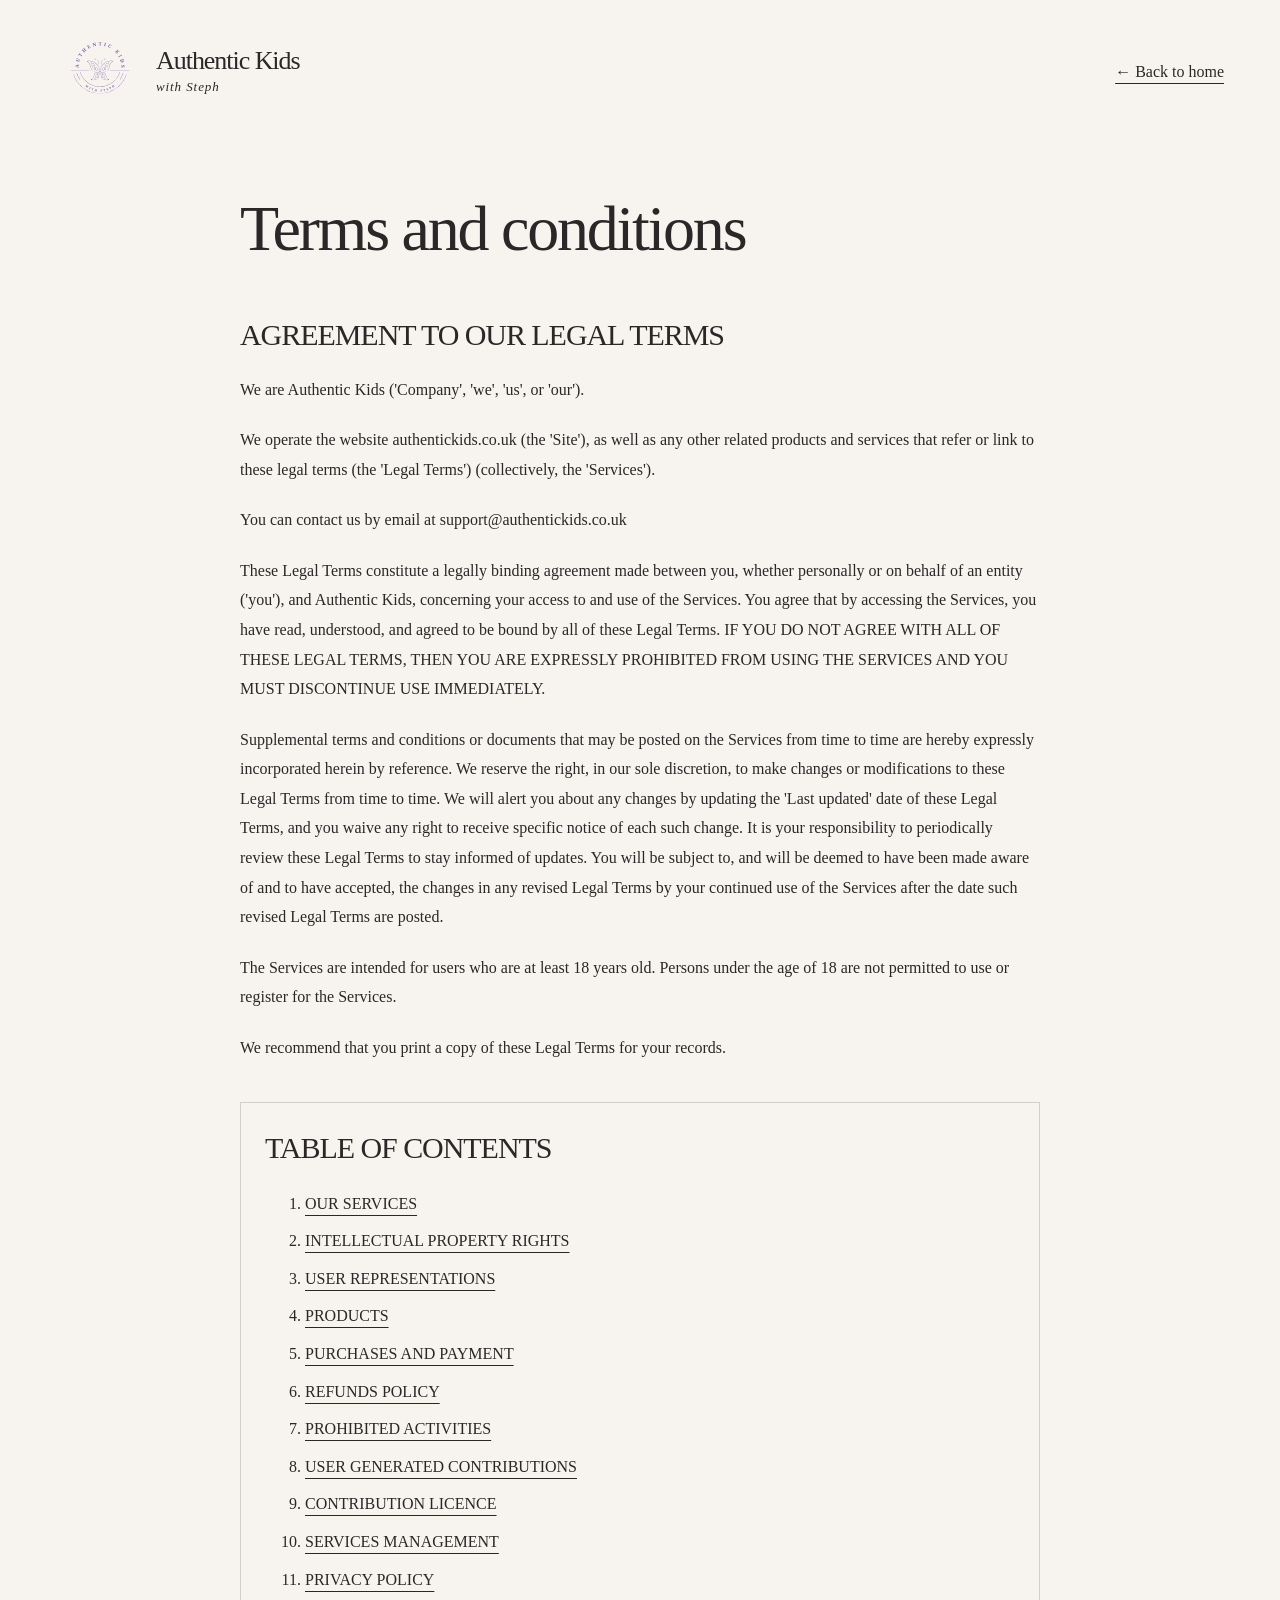
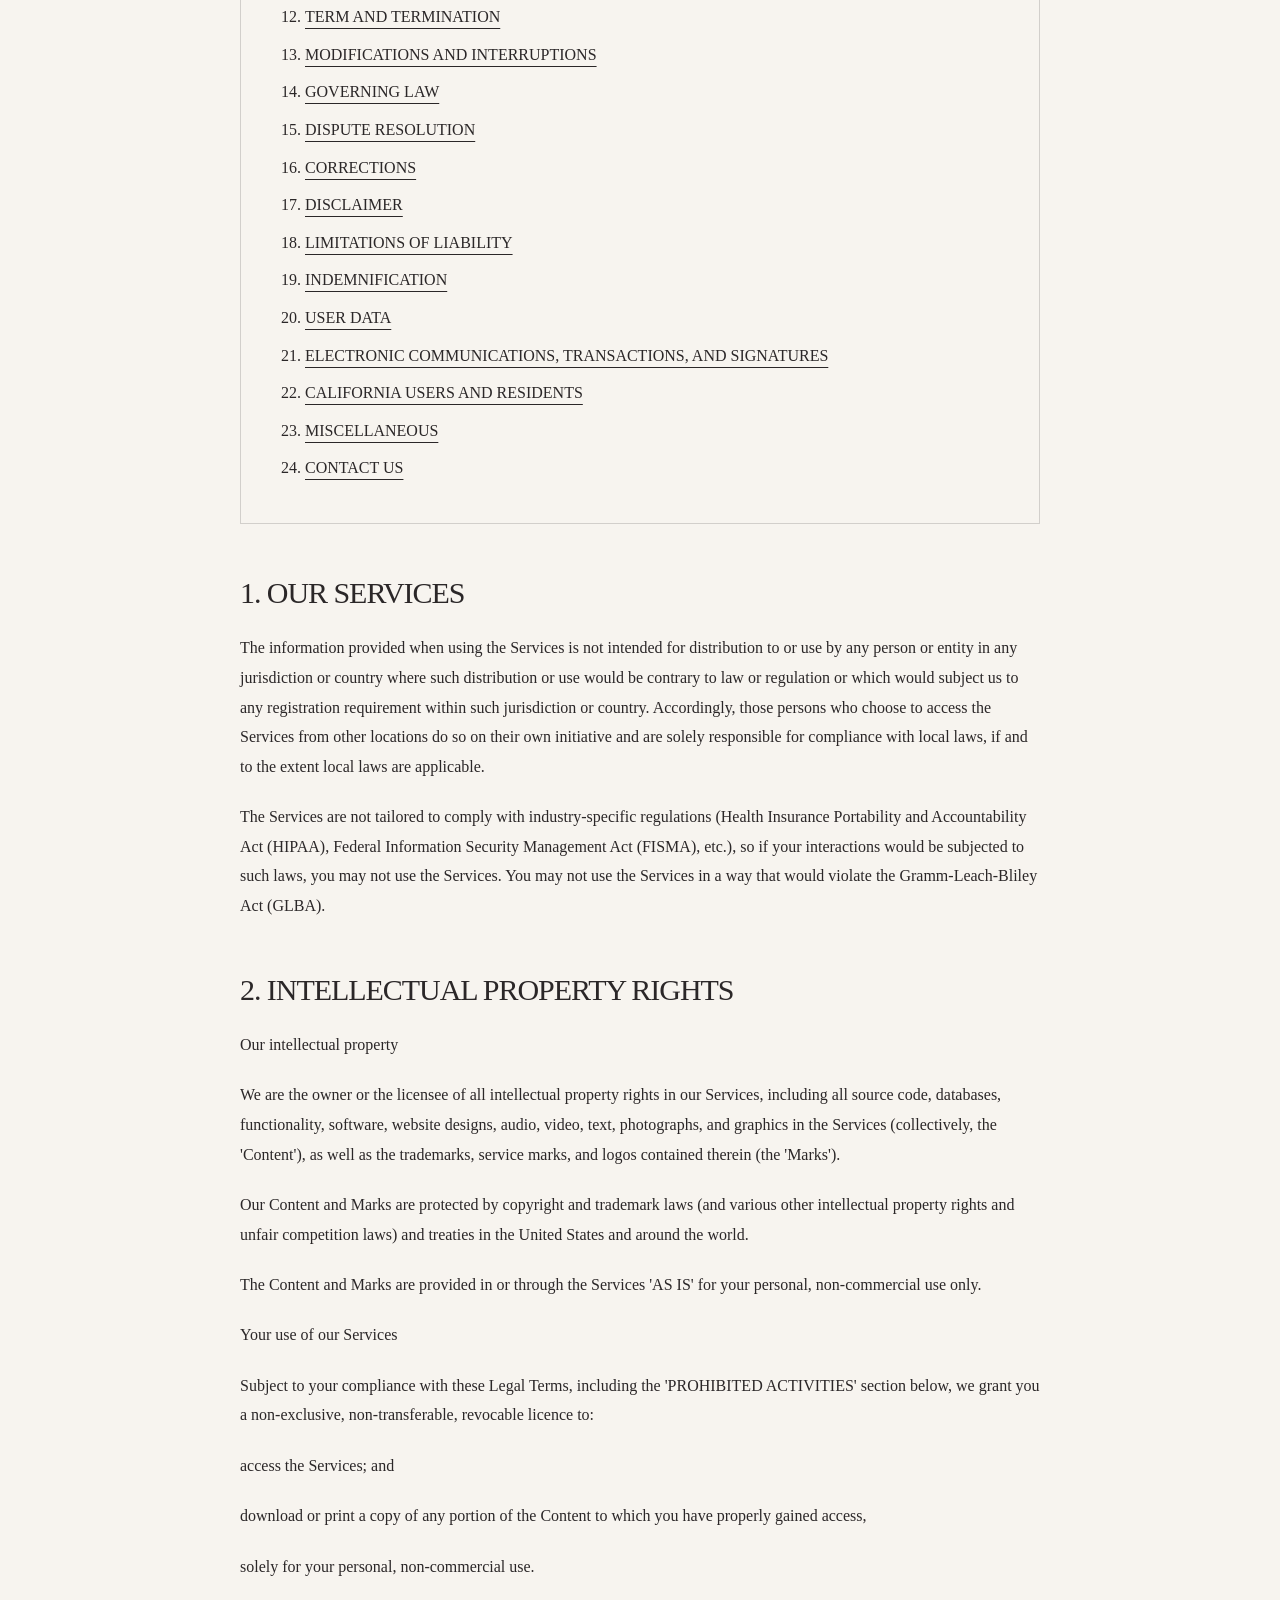
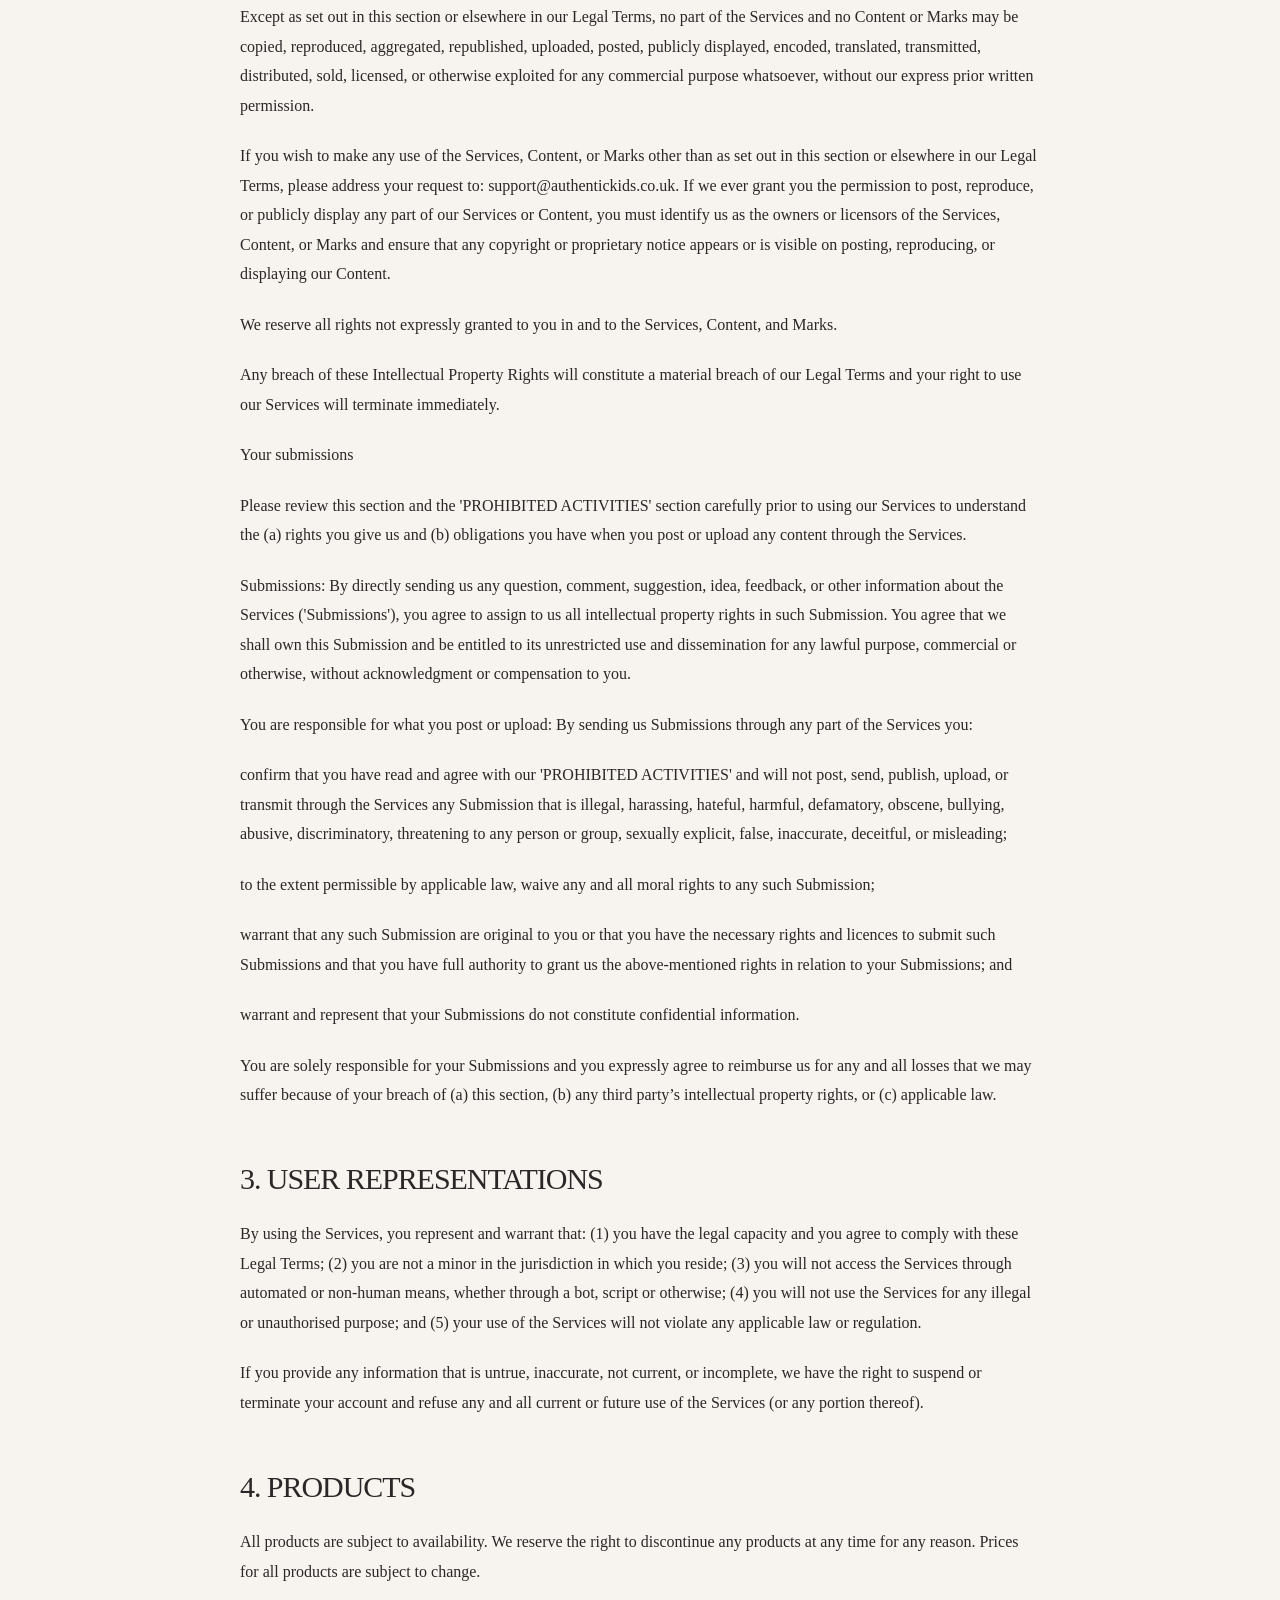
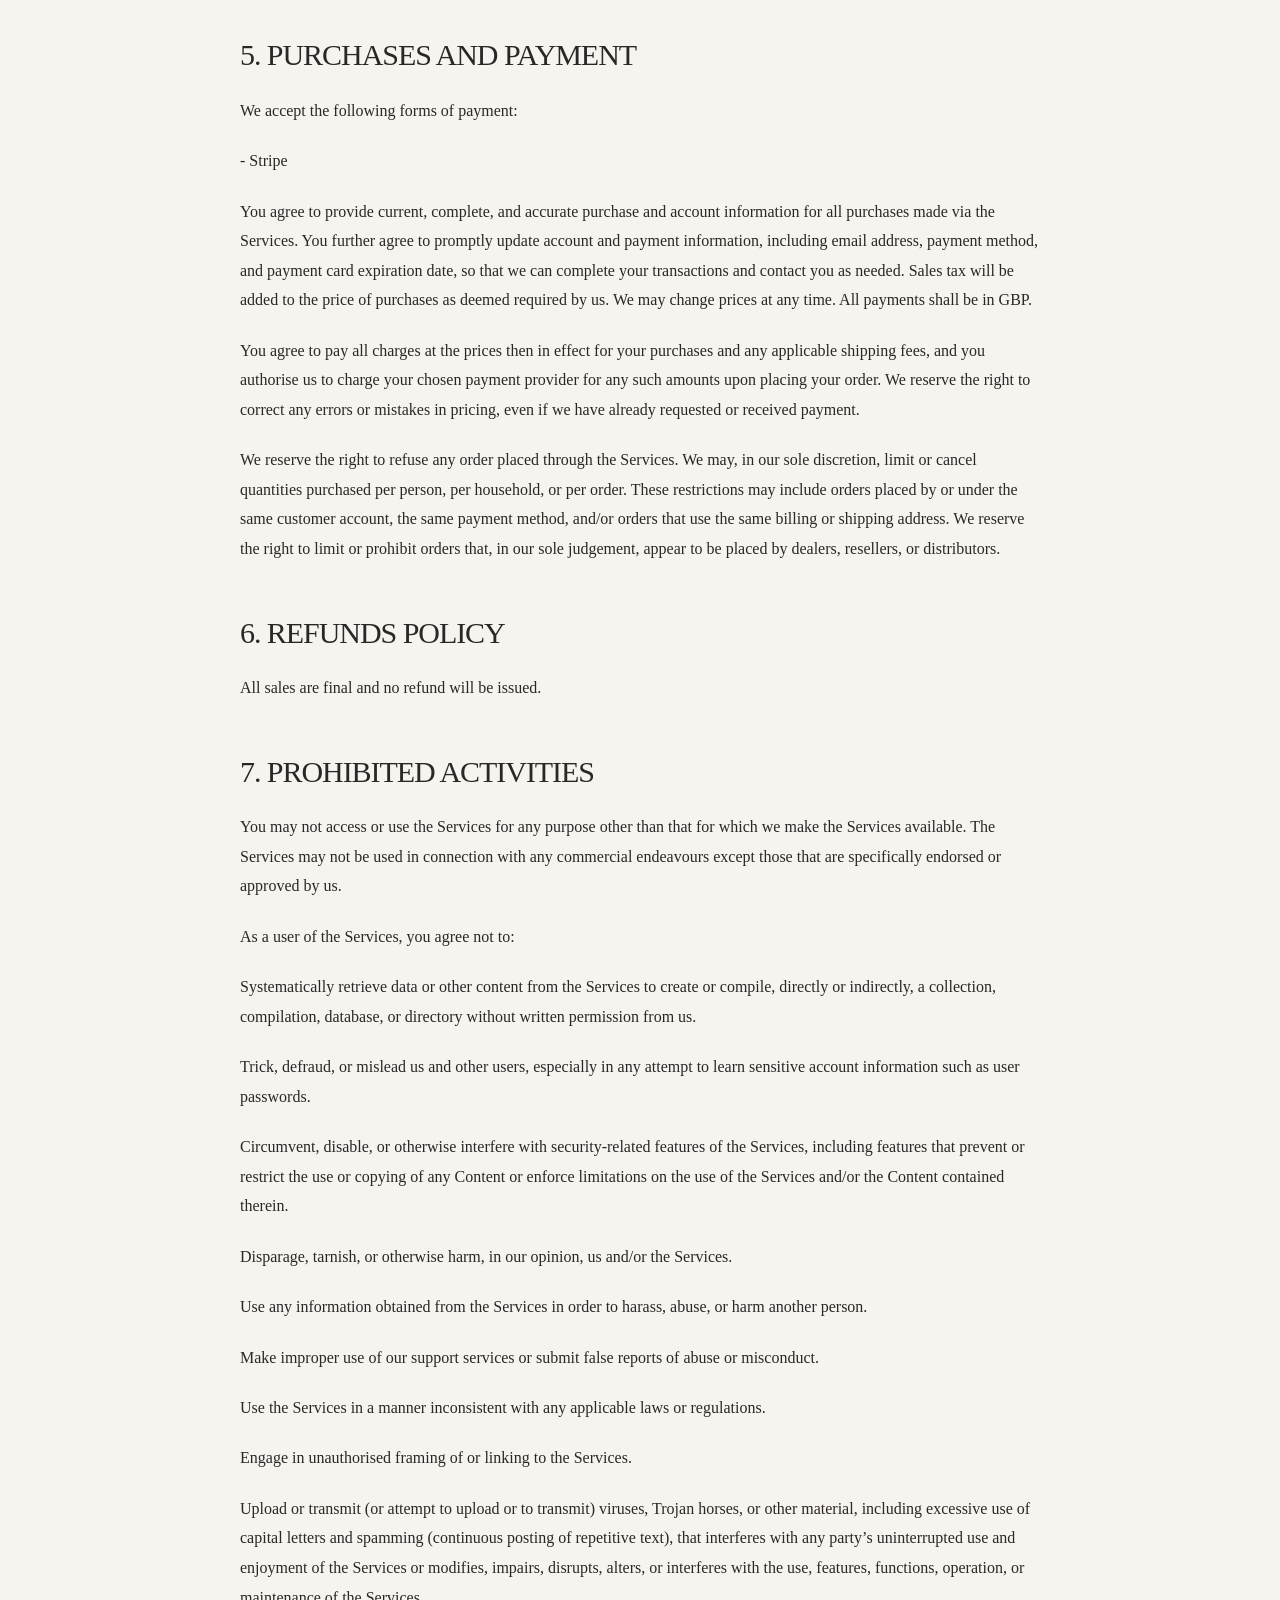
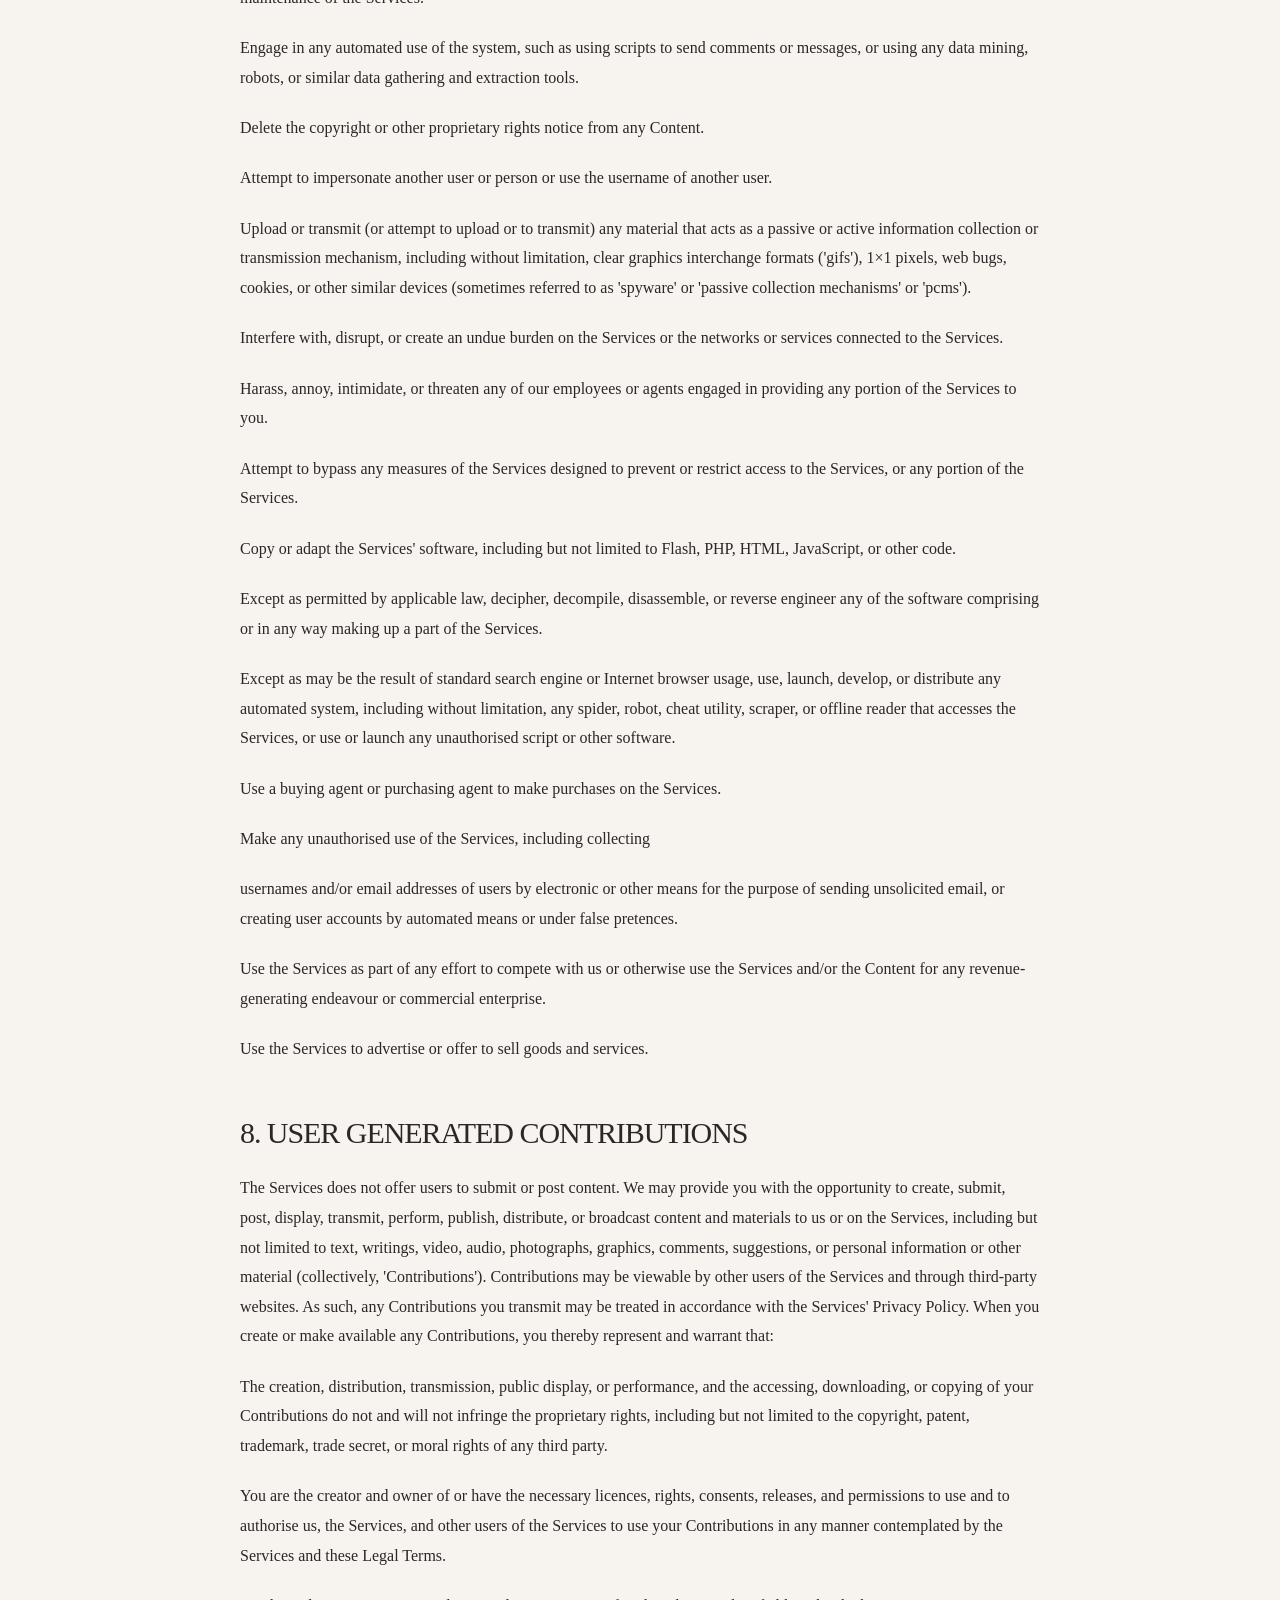
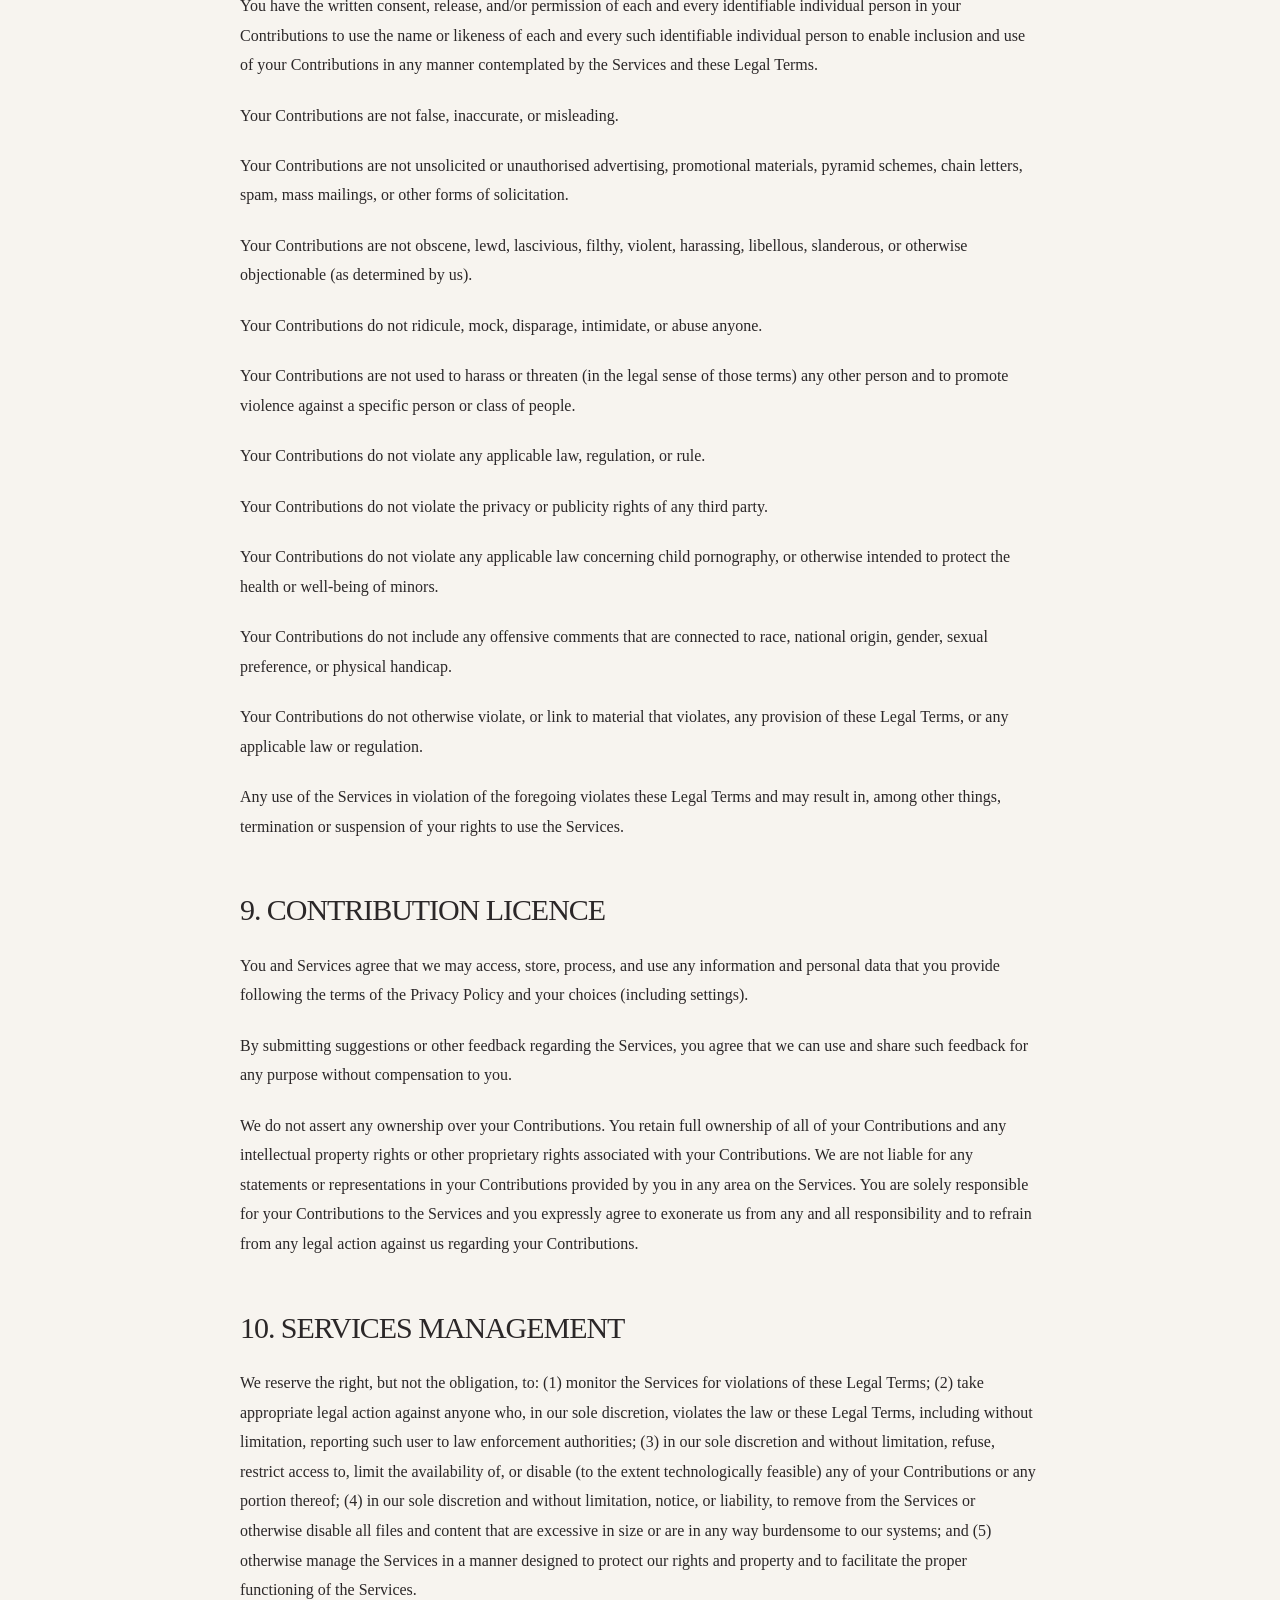
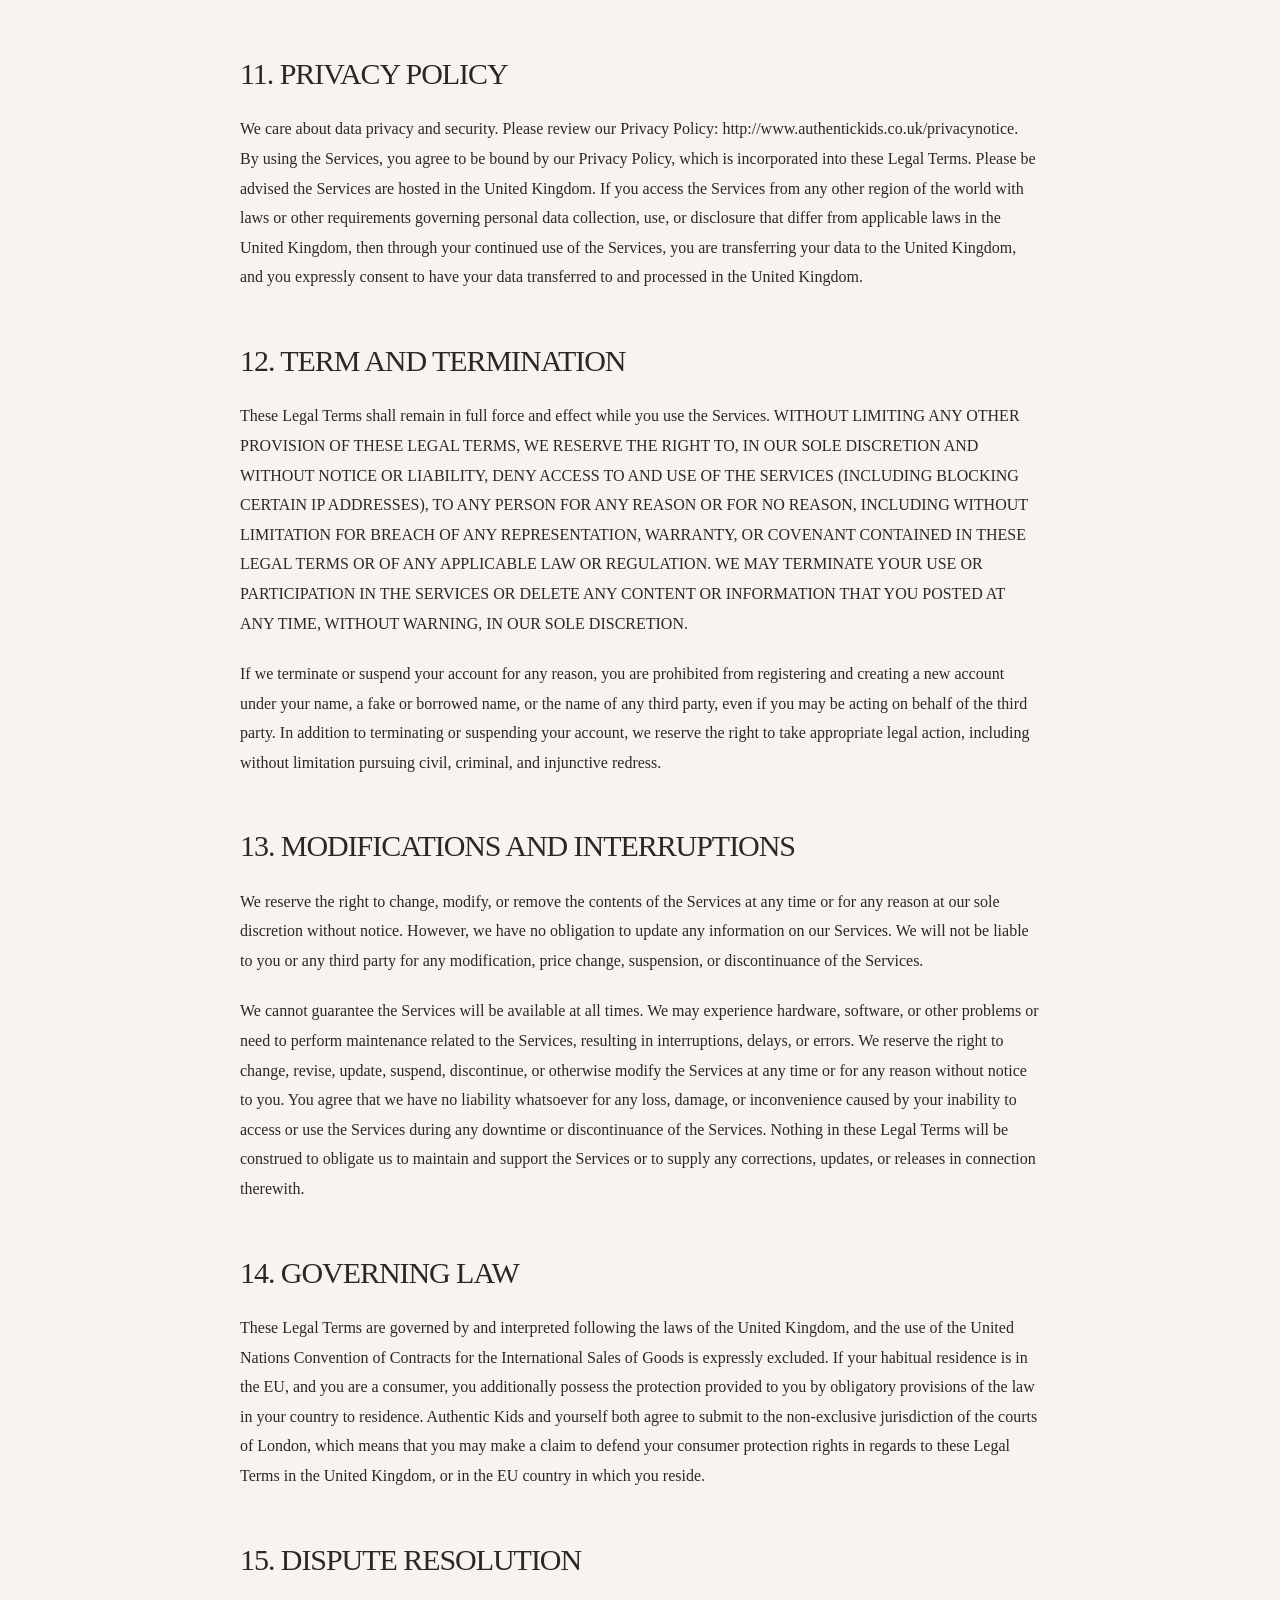
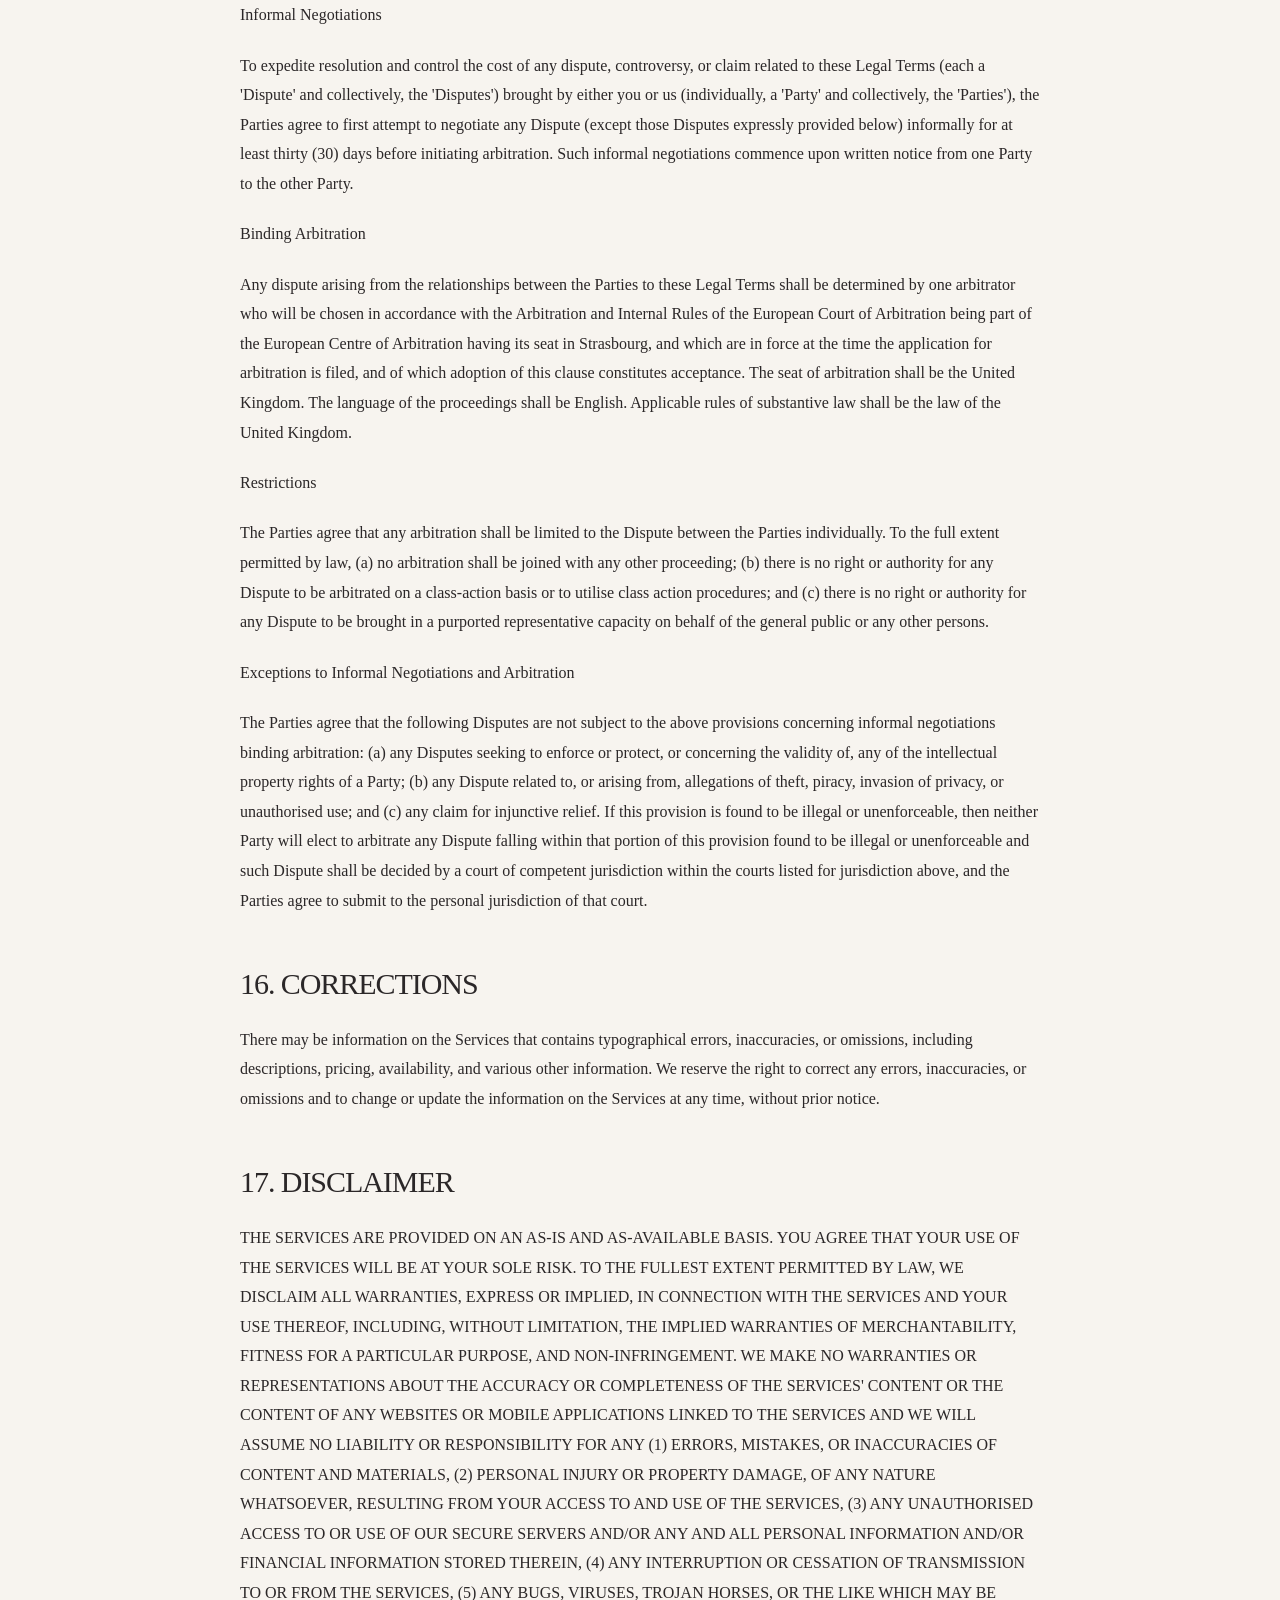
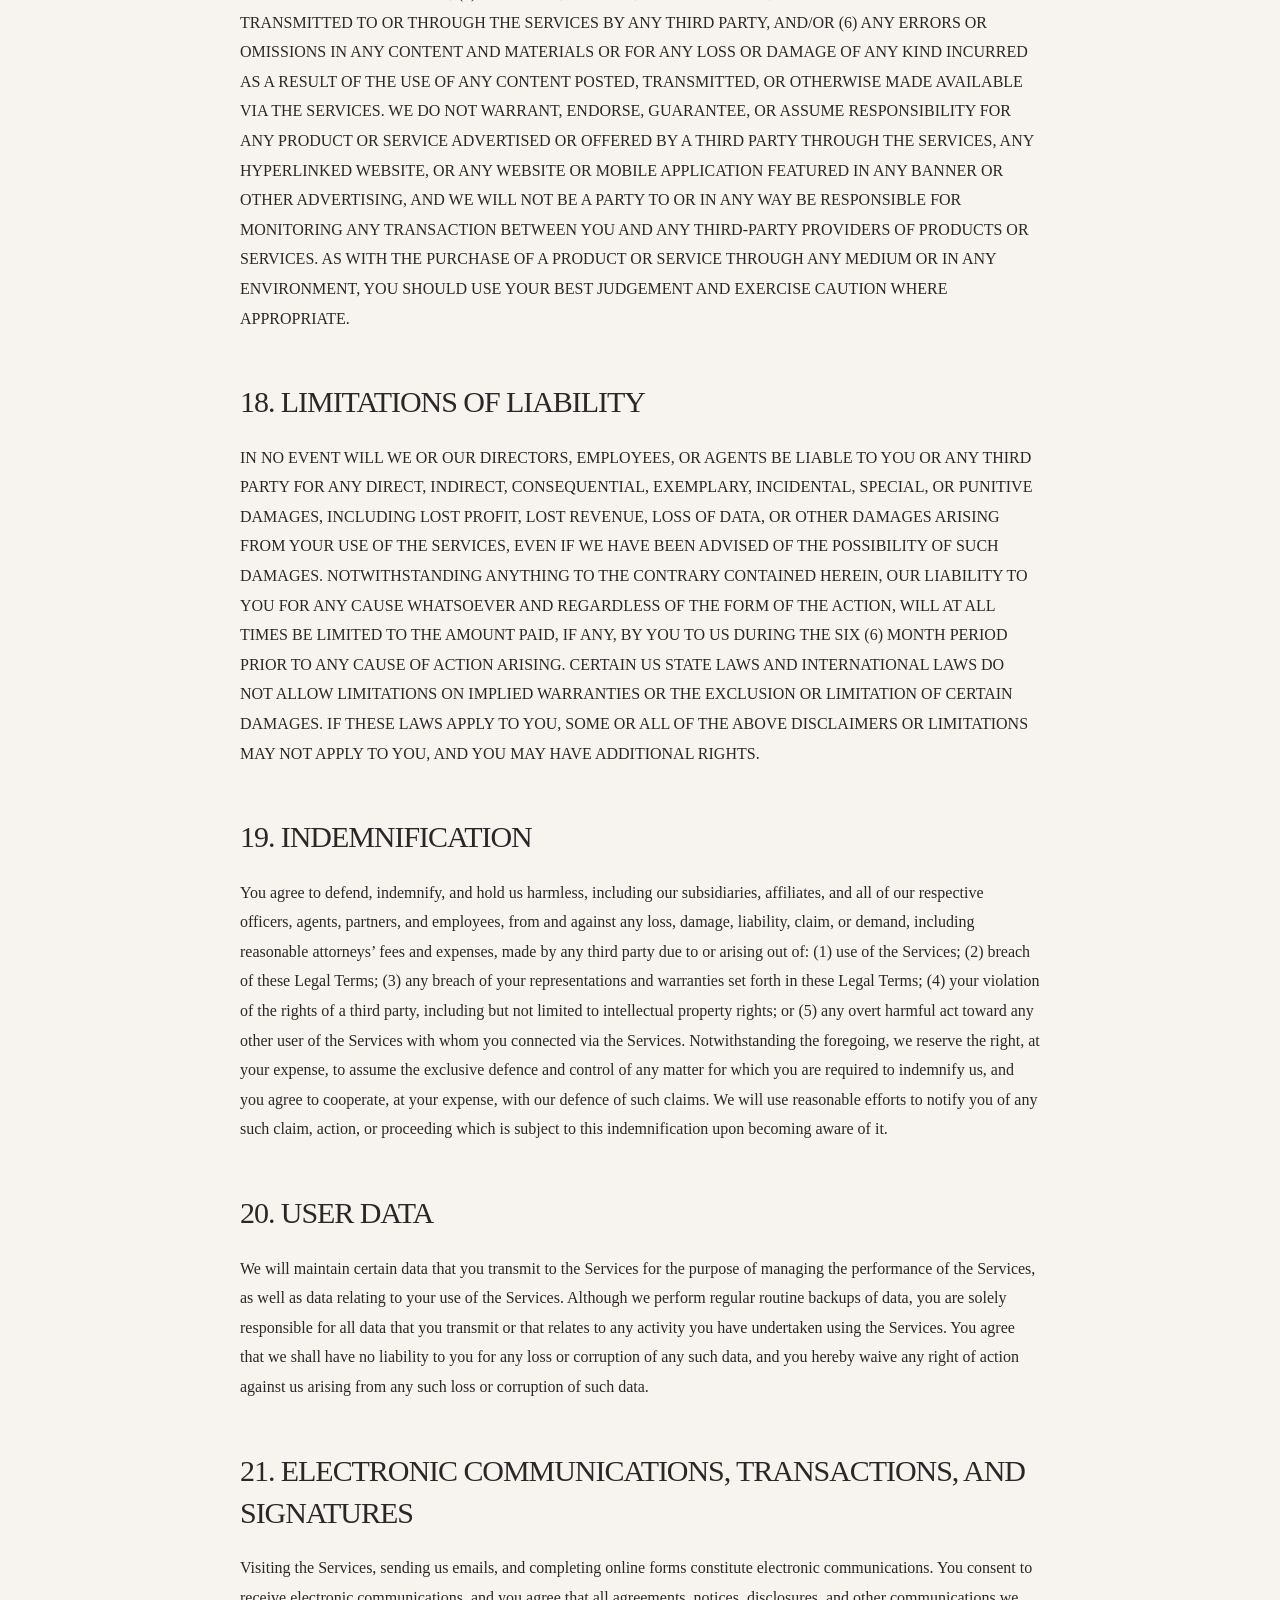
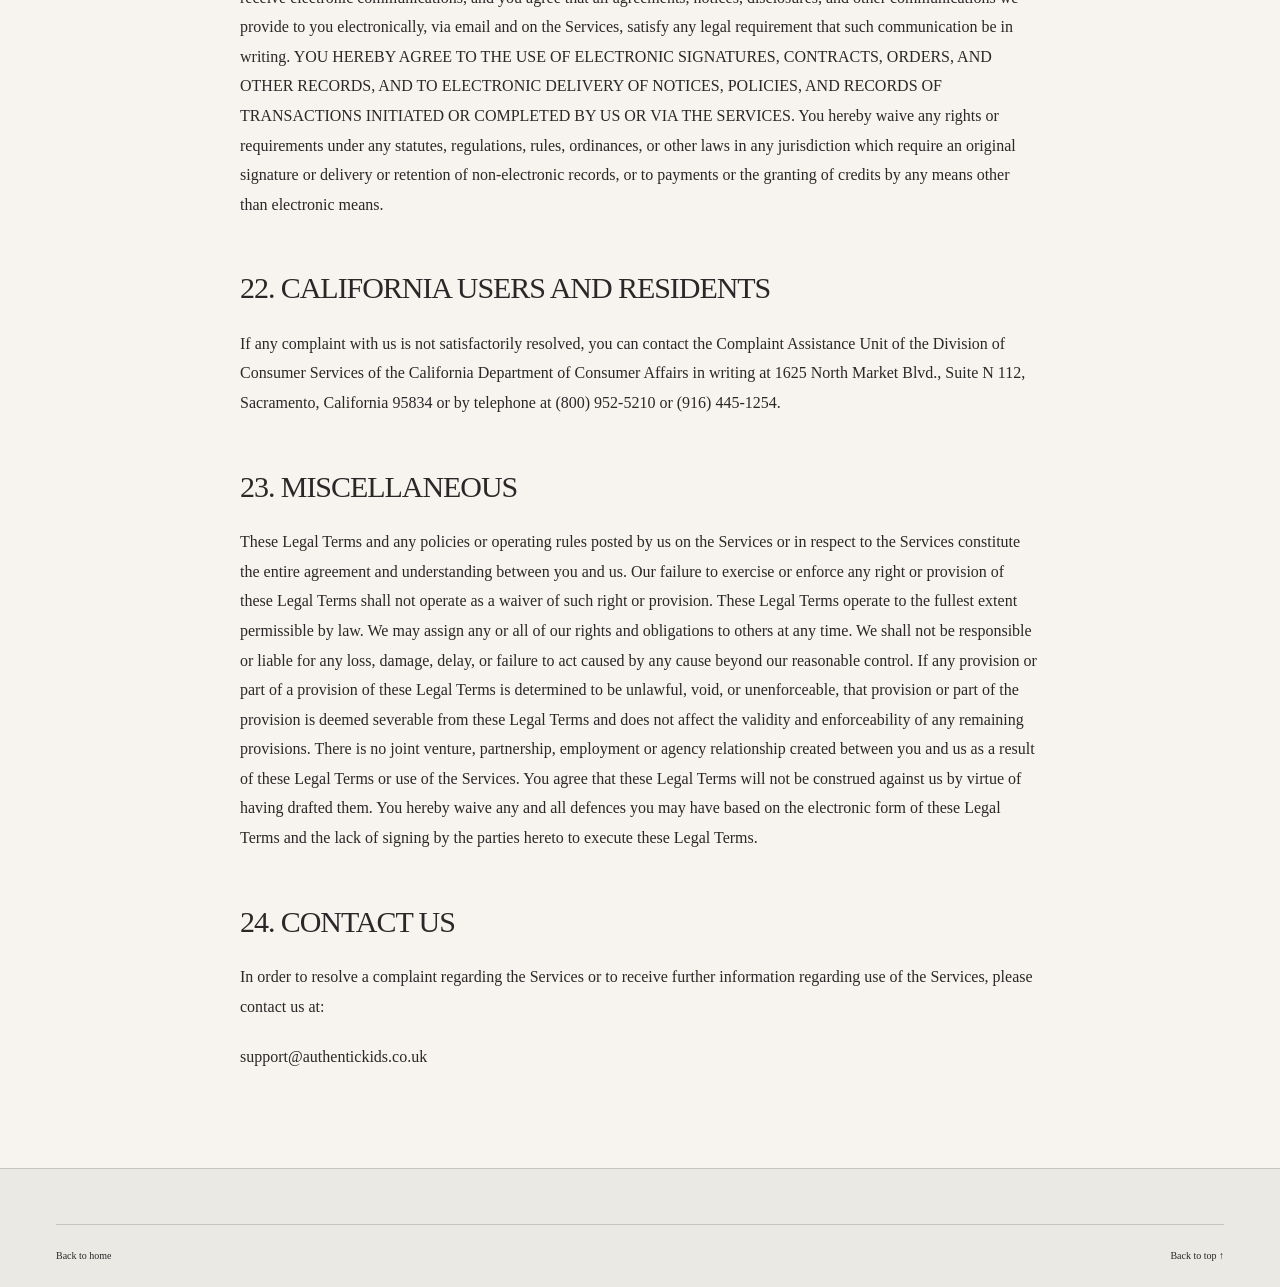
<file: terms/index.html>
<!doctype html><html lang="en-GB"><head><meta charset="utf-8"><meta name="viewport" content="width=device-width, initial-scale=1"><title>Terms and conditions | Authentic Kids</title><link rel="stylesheet" href="../styles.css"><link rel="stylesheet" href="terms.css"></head><body id="top"><header class="wrap terms-header"><a class="wordmark" href="../"><img class="header-logo" src="../assets/logo.svg" alt="" width="88" height="88"><span>Authentic Kids<small>with Steph</small></span></a><a href="../">← Back to home</a></header><main class="terms-content"><h1>Terms and conditions</h1><h2>AGREEMENT TO OUR LEGAL TERMS</h2>
<p>We are Authentic Kids (&#39;Company&#39;, &#39;we&#39;, &#39;us&#39;, or &#39;our&#39;).</p>
<p>We operate the website authentickids.co.uk (the &#39;Site&#39;), as well as any other related products and services that refer or link to these legal terms (the &#39;Legal Terms&#39;) (collectively, the &#39;Services&#39;).</p>
<p>You can contact us by email at support@authentickids.co.uk</p>
<p>These Legal Terms constitute a legally binding agreement made between you, whether personally or on behalf of an entity (&#39;you&#39;), and Authentic Kids, concerning your access to and use of the Services. You agree that by accessing the Services, you have read, understood, and agreed to be bound by all of these Legal Terms. IF YOU DO NOT AGREE WITH ALL OF THESE LEGAL TERMS, THEN YOU ARE EXPRESSLY PROHIBITED FROM USING THE SERVICES AND YOU MUST DISCONTINUE USE IMMEDIATELY.</p>
<p>Supplemental terms and conditions or documents that may be posted on the Services from time to time are hereby expressly incorporated herein by reference. We reserve the right, in our sole discretion, to make changes or modifications to these Legal Terms from time to time. We will alert you about any changes by updating the &#39;Last updated&#39; date of these Legal Terms, and you waive any right to receive specific notice of each such change. It is your responsibility to periodically review these Legal Terms to stay informed of updates. You will be subject to, and will be deemed to have been made aware of and to have accepted, the changes in any revised Legal Terms by your continued use of the Services after the date such revised Legal Terms are posted.</p>
<p>The Services are intended for users who are at least 18 years old. Persons under the age of 18 are not permitted to use or register for the Services.</p>
<p>We recommend that you print a copy of these Legal Terms for your records.</p>
<nav aria-label="Table of contents"><h2>TABLE OF CONTENTS</h2><ol>
<li><a href="#section-1">OUR SERVICES</a></li>
<li><a href="#section-2">INTELLECTUAL PROPERTY RIGHTS</a></li>
<li><a href="#section-3">USER REPRESENTATIONS</a></li>
<li><a href="#section-4">PRODUCTS</a></li>
<li><a href="#section-5">PURCHASES AND PAYMENT</a></li>
<li><a href="#section-6">REFUNDS POLICY</a></li>
<li><a href="#section-7">PROHIBITED ACTIVITIES</a></li>
<li><a href="#section-8">USER GENERATED CONTRIBUTIONS</a></li>
<li><a href="#section-9">CONTRIBUTION LICENCE</a></li>
<li><a href="#section-10">SERVICES MANAGEMENT</a></li>
<li><a href="#section-11">PRIVACY POLICY</a></li>
<li><a href="#section-12">TERM AND TERMINATION</a></li>
<li><a href="#section-13">MODIFICATIONS AND INTERRUPTIONS</a></li>
<li><a href="#section-14">GOVERNING LAW</a></li>
<li><a href="#section-15">DISPUTE RESOLUTION</a></li>
<li><a href="#section-16">CORRECTIONS</a></li>
<li><a href="#section-17">DISCLAIMER</a></li>
<li><a href="#section-18">LIMITATIONS OF LIABILITY</a></li>
<li><a href="#section-19">INDEMNIFICATION</a></li>
<li><a href="#section-20">USER DATA</a></li>
<li><a href="#section-21">ELECTRONIC COMMUNICATIONS, TRANSACTIONS, AND SIGNATURES</a></li>
<li><a href="#section-22">CALIFORNIA USERS AND RESIDENTS</a></li>
<li><a href="#section-23">MISCELLANEOUS</a></li>
<li><a href="#section-24">CONTACT US</a></li>
</ol></nav>
<h2 id="section-1">1. OUR SERVICES</h2>
<p>The information provided when using the Services is not intended for distribution to or use by any person or entity in any jurisdiction or country where such distribution or use would be contrary to law or regulation or which would subject us to any registration requirement within such jurisdiction or country. Accordingly, those persons who choose to access the Services from other locations do so on their own initiative and are solely responsible for compliance with local laws, if and to the extent local laws are applicable.</p>
<p>The Services are not tailored to comply with industry-specific regulations (Health Insurance Portability and Accountability Act (HIPAA), Federal Information Security Management Act (FISMA), etc.), so if your interactions would be subjected to such laws, you may not use the Services. You may not use the Services in a way that would violate the Gramm-Leach-Bliley Act (GLBA).</p>
<h2 id="section-2">2. INTELLECTUAL PROPERTY RIGHTS</h2>
<p>Our intellectual property</p>
<p>We are the owner or the licensee of all intellectual property rights in our Services, including all source code, databases, functionality, software, website designs, audio, video, text, photographs, and graphics in the Services (collectively, the &#39;Content&#39;), as well as the trademarks, service marks, and logos contained therein (the &#39;Marks&#39;).</p>
<p>Our Content and Marks are protected by copyright and trademark laws (and various other intellectual property rights and unfair competition laws) and treaties in the United States and around the world.</p>
<p>The Content and Marks are provided in or through the Services &#39;AS IS&#39; for your personal, non-commercial use only.</p>
<p>Your use of our Services</p>
<p>Subject to your compliance with these Legal Terms, including the &#39;PROHIBITED ACTIVITIES&#39; section below, we grant you a non-exclusive, non-transferable, revocable licence to:</p>
<p>access the Services; and</p>
<p>download or print a copy of any portion of the Content to which you have properly gained access,</p>
<p>solely for your personal, non-commercial use.</p>
<p>Except as set out in this section or elsewhere in our Legal Terms, no part of the Services and no Content or Marks may be copied, reproduced, aggregated, republished, uploaded, posted, publicly displayed, encoded, translated, transmitted, distributed, sold, licensed, or otherwise exploited for any commercial purpose whatsoever, without our express prior written permission.</p>
<p>If you wish to make any use of the Services, Content, or Marks other than as set out in this section or elsewhere in our Legal Terms, please address your request to: support@authentickids.co.uk. If we ever grant you the permission to post, reproduce, or publicly display any part of our Services or Content, you must identify us as the owners or licensors of the Services, Content, or Marks and ensure that any copyright or proprietary notice appears or is visible on posting, reproducing, or displaying our Content.</p>
<p>We reserve all rights not expressly granted to you in and to the Services, Content, and Marks.</p>
<p>Any breach of these Intellectual Property Rights will constitute a material breach of our Legal Terms and your right to use our Services will terminate immediately.</p>
<p>Your submissions</p>
<p>Please review this section and the &#39;PROHIBITED ACTIVITIES&#39; section carefully prior to using our Services to understand the (a) rights you give us and (b) obligations you have when you post or upload any content through the Services.</p>
<p>Submissions: By directly sending us any question, comment, suggestion, idea, feedback, or other information about the Services (&#39;Submissions&#39;), you agree to assign to us all intellectual property rights in such Submission. You agree that we shall own this Submission and be entitled to its unrestricted use and dissemination for any lawful purpose, commercial or otherwise, without acknowledgment or compensation to you.</p>
<p>You are responsible for what you post or upload: By sending us Submissions through any part of the Services you:</p>
<p>confirm that you have read and agree with our &#39;PROHIBITED ACTIVITIES&#39; and will not post, send, publish, upload, or transmit through the Services any Submission that is illegal, harassing, hateful, harmful, defamatory, obscene, bullying, abusive, discriminatory, threatening to any person or group, sexually explicit, false, inaccurate, deceitful, or misleading;</p>
<p>to the extent permissible by applicable law, waive any and all moral rights to any such Submission;</p>
<p>warrant that any such Submission are original to you or that you have the necessary rights and licences to submit such Submissions and that you have full authority to grant us the above-mentioned rights in relation to your Submissions; and</p>
<p>warrant and represent that your Submissions do not constitute confidential information.</p>
<p>You are solely responsible for your Submissions and you expressly agree to reimburse us for any and all losses that we may suffer because of your breach of (a) this section, (b) any third party’s intellectual property rights, or (c) applicable law.</p>
<h2 id="section-3">3. USER REPRESENTATIONS</h2>
<p>By using the Services, you represent and warrant that: (1) you have the legal capacity and you agree to comply with these Legal Terms; (2) you are not a minor in the jurisdiction in which you reside; (3) you will not access the Services through automated or non-human means, whether through a bot, script or otherwise; (4) you will not use the Services for any illegal or unauthorised purpose; and (5) your use of the Services will not violate any applicable law or regulation.</p>
<p>If you provide any information that is untrue, inaccurate, not current, or incomplete, we have the right to suspend or terminate your account and refuse any and all current or future use of the Services (or any portion thereof).</p>
<h2 id="section-4">4. PRODUCTS</h2>
<p>All products are subject to availability. We reserve the right to discontinue any products at any time for any reason. Prices for all products are subject to change.</p>
<h2 id="section-5">5. PURCHASES AND PAYMENT</h2>
<p>We accept the following forms of payment:</p>
<p>-  Stripe</p>
<p>You agree to provide current, complete, and accurate purchase and account information for all purchases made via the Services. You further agree to promptly update account and payment information, including email address, payment method, and payment card expiration date, so that we can complete your transactions and contact you as needed. Sales tax will be added to the price of purchases as deemed required by us. We may change prices at any time. All payments shall be in GBP.</p>
<p>You agree to pay all charges at the prices then in effect for your purchases and any applicable shipping fees, and you authorise us to charge your chosen payment provider for any such amounts upon placing your order. We reserve the right to correct any errors or mistakes in pricing, even if we have already requested or received payment.</p>
<p>We reserve the right to refuse any order placed through the Services. We may, in our sole discretion, limit or cancel quantities purchased per person, per household, or per order. These restrictions may include orders placed by or under the same customer account, the same payment method, and/or orders that use the same billing or shipping address. We reserve the right to limit or prohibit orders that, in our sole judgement, appear to be placed by dealers, resellers, or distributors.</p>
<h2 id="section-6">6. REFUNDS POLICY</h2>
<p>All sales are final and no refund will be issued.</p>
<h2 id="section-7">7. PROHIBITED ACTIVITIES</h2>
<p>You may not access or use the Services for any purpose other than that for which we make the Services available. The Services may not be used in connection with any commercial endeavours except those that are specifically endorsed or approved by us.</p>
<p>As a user of the Services, you agree not to:</p>
<p>Systematically retrieve data or other content from the Services to create or compile, directly or indirectly, a collection, compilation, database, or directory without written permission from us.</p>
<p>Trick, defraud, or mislead us and other users, especially in any attempt to learn sensitive account information such as user passwords.</p>
<p>Circumvent, disable, or otherwise interfere with security-related features of the Services, including features that prevent or restrict the use or copying of any Content or enforce limitations on the use of the Services and/or the Content contained therein.</p>
<p>Disparage, tarnish, or otherwise harm, in our opinion, us and/or the Services.</p>
<p>Use any information obtained from the Services in order to harass, abuse, or harm another person.</p>
<p>Make improper use of our support services or submit false reports of abuse or misconduct.</p>
<p>Use the Services in a manner inconsistent with any applicable laws or regulations.</p>
<p>Engage in unauthorised framing of or linking to the Services.</p>
<p>Upload or transmit (or attempt to upload or to transmit) viruses, Trojan horses, or other material, including excessive use of capital letters and spamming (continuous posting of repetitive text), that interferes with any party’s uninterrupted use and enjoyment of the Services or modifies, impairs, disrupts, alters, or interferes with the use, features, functions, operation, or maintenance of the Services.</p>
<p>Engage in any automated use of the system, such as using scripts to send comments or messages, or using any data mining, robots, or similar data gathering and extraction tools.</p>
<p>Delete the copyright or other proprietary rights notice from any Content.</p>
<p>Attempt to impersonate another user or person or use the username of another user.</p>
<p>Upload or transmit (or attempt to upload or to transmit) any material that acts as a passive or active information collection or transmission mechanism, including without limitation, clear graphics interchange formats (&#39;gifs&#39;), 1&#215;1 pixels, web bugs, cookies, or other similar devices (sometimes referred to as &#39;spyware&#39; or &#39;passive collection mechanisms&#39; or &#39;pcms&#39;).</p>
<p>Interfere with, disrupt, or create an undue burden on the Services or the networks or services connected to the Services.</p>
<p>Harass, annoy, intimidate, or threaten any of our employees or agents engaged in providing any portion of the Services to you.</p>
<p>Attempt to bypass any measures of the Services designed to prevent or restrict access to the Services, or any portion of the Services.</p>
<p>Copy or adapt the Services&#39; software, including but not limited to Flash, PHP, HTML, JavaScript, or other code.</p>
<p>Except as permitted by applicable law, decipher, decompile, disassemble, or reverse engineer any of the software comprising or in any way making up a part of the Services.</p>
<p>Except as may be the result of standard search engine or Internet browser usage, use, launch, develop, or distribute any automated system, including without limitation, any spider, robot, cheat utility, scraper, or offline reader that accesses the Services, or use or launch any unauthorised script or other software.</p>
<p>Use a buying agent or purchasing agent to make purchases on the Services.</p>
<p>Make any unauthorised use of the Services, including collecting</p>
<p>usernames and/or email addresses of users by electronic or other means for the purpose of sending unsolicited email, or creating user accounts by automated means or under false pretences.</p>
<p>Use the Services as part of any effort to compete with us or otherwise use the Services and/or the Content for any revenue-generating endeavour or commercial enterprise.</p>
<p>Use the Services to advertise or offer to sell goods and services.</p>
<h2 id="section-8">8. USER GENERATED CONTRIBUTIONS</h2>
<p>The Services does not offer users to submit or post content. We may provide you with the opportunity to create, submit, post, display, transmit, perform, publish, distribute, or broadcast content and materials to us or on the Services, including but not limited to text, writings, video, audio, photographs, graphics, comments, suggestions, or personal information or other material (collectively, &#39;Contributions&#39;). Contributions may be viewable by other users of the Services and through third-party websites. As such, any Contributions you transmit may be treated in accordance with the Services&#39; Privacy Policy. When you create or make available any Contributions, you thereby represent and warrant that:</p>
<p>The creation, distribution, transmission, public display, or performance, and the accessing, downloading, or copying of your Contributions do not and will not infringe the proprietary rights, including but not limited to the copyright, patent, trademark, trade secret, or moral rights of any third party.</p>
<p>You are the creator and owner of or have the necessary licences, rights, consents, releases, and permissions to use and to authorise us, the Services, and other users of the Services to use your Contributions in any manner contemplated by the Services and these Legal Terms.</p>
<p>You have the written consent, release, and/or permission of each and every identifiable individual person in your Contributions to use the name or likeness of each and every such identifiable individual person to enable inclusion and use of your Contributions in any manner contemplated by the Services and these Legal Terms.</p>
<p>Your Contributions are not false, inaccurate, or misleading.</p>
<p>Your Contributions are not unsolicited or unauthorised advertising, promotional materials, pyramid schemes, chain letters, spam, mass mailings, or other forms of solicitation.</p>
<p>Your Contributions are not obscene, lewd, lascivious, filthy, violent, harassing, libellous, slanderous, or otherwise objectionable (as determined by us).</p>
<p>Your Contributions do not ridicule, mock, disparage, intimidate, or abuse anyone.</p>
<p>Your Contributions are not used to harass or threaten (in the legal sense of those terms) any other person and to promote violence against a specific person or class of people.</p>
<p>Your Contributions do not violate any applicable law, regulation, or rule.</p>
<p>Your Contributions do not violate the privacy or publicity rights of any third party.</p>
<p>Your Contributions do not violate any applicable law concerning child pornography, or otherwise intended to protect the health or well-being of minors.</p>
<p>Your Contributions do not include any offensive comments that are connected to race, national origin, gender, sexual preference, or physical handicap.</p>
<p>Your Contributions do not otherwise violate, or link to material that violates, any provision of these Legal Terms, or any applicable law or regulation.</p>
<p>Any use of the Services in violation of the foregoing violates these Legal Terms and may result in, among other things, termination or suspension of your rights to use the Services.</p>
<h2 id="section-9">9. CONTRIBUTION LICENCE</h2>
<p>You and Services agree that we may access, store, process, and use any information and personal data that you provide following the terms of the Privacy Policy and your choices (including settings).</p>
<p>By submitting suggestions or other feedback regarding the Services, you agree that we can use and share such feedback for any purpose without compensation to you.</p>
<p>We do not assert any ownership over your Contributions. You retain full ownership of all of your Contributions and any intellectual property rights or other proprietary rights associated with your Contributions. We are not liable for any statements or representations in your Contributions provided by you in any area on the Services. You are solely responsible for your Contributions to the Services and you expressly agree to exonerate us from any and all responsibility and to refrain from any legal action against us regarding your Contributions.</p>
<h2 id="section-10">10. SERVICES MANAGEMENT</h2>
<p>We reserve the right, but not the obligation, to: (1) monitor the Services for violations of these Legal Terms; (2) take appropriate legal action against anyone who, in our sole discretion, violates the law or these Legal Terms, including without limitation, reporting such user to law enforcement authorities; (3) in our sole discretion and without limitation, refuse, restrict access to, limit the availability of, or disable (to the extent technologically feasible) any of your Contributions or any portion thereof; (4) in our sole discretion and without limitation, notice, or liability, to remove from the Services or otherwise disable all files and content that are excessive in size or are in any way burdensome to our systems; and (5) otherwise manage the Services in a manner designed to protect our rights and property and to facilitate the proper functioning of the Services.</p>
<h2 id="section-11">11. PRIVACY POLICY</h2>
<p>We care about data privacy and security. Please review our Privacy Policy: http://www.authentickids.co.uk/privacynotice. By using the Services, you agree to be bound by our Privacy Policy, which is incorporated into these Legal Terms. Please be advised the Services are hosted in the United Kingdom. If you access the Services from any other region of the world with laws or other requirements governing personal data collection, use, or disclosure that differ from applicable laws in the United Kingdom, then through your continued use of the Services, you are transferring your data to the United Kingdom, and you expressly consent to have your data transferred to and processed in the United Kingdom.</p>
<h2 id="section-12">12. TERM AND TERMINATION</h2>
<p>These Legal Terms shall remain in full force and effect while you use the Services. WITHOUT LIMITING ANY OTHER PROVISION OF THESE LEGAL TERMS, WE RESERVE THE RIGHT TO, IN OUR SOLE DISCRETION AND WITHOUT NOTICE OR LIABILITY, DENY ACCESS TO AND USE OF THE SERVICES (INCLUDING BLOCKING CERTAIN IP ADDRESSES), TO ANY PERSON FOR ANY REASON OR FOR NO REASON, INCLUDING WITHOUT LIMITATION FOR BREACH OF ANY REPRESENTATION, WARRANTY, OR COVENANT CONTAINED IN THESE LEGAL TERMS OR OF ANY APPLICABLE LAW OR REGULATION. WE MAY TERMINATE YOUR USE OR PARTICIPATION IN THE SERVICES OR DELETE ANY CONTENT OR INFORMATION THAT YOU POSTED AT ANY TIME, WITHOUT WARNING, IN OUR SOLE DISCRETION.</p>
<p>If we terminate or suspend your account for any reason, you are prohibited from registering and creating a new account under your name, a fake or borrowed name, or the name of any third party, even if you may be acting on behalf of the third party. In addition to terminating or suspending your account, we reserve the right to take appropriate legal action, including without limitation pursuing civil, criminal, and injunctive redress.</p>
<h2 id="section-13">13. MODIFICATIONS AND INTERRUPTIONS</h2>
<p>We reserve the right to change, modify, or remove the contents of the Services at any time or for any reason at our sole discretion without notice. However, we have no obligation to update any information on our Services. We will not be liable to you or any third party for any modification, price change, suspension, or discontinuance of the Services.</p>
<p>We cannot guarantee the Services will be available at all times. We may experience hardware, software, or other problems or need to perform maintenance related to the Services, resulting in interruptions, delays, or errors. We reserve the right to change, revise, update, suspend, discontinue, or otherwise modify the Services at any time or for any reason without notice to you. You agree that we have no liability whatsoever for any loss, damage, or inconvenience caused by your inability to access or use the Services during any downtime or discontinuance of the Services. Nothing in these Legal Terms will be construed to obligate us to maintain and support the Services or to supply any corrections, updates, or releases in connection therewith.</p>
<h2 id="section-14">14. GOVERNING LAW</h2>
<p>These Legal Terms are governed by and interpreted following the laws of the United Kingdom, and the use of the United Nations Convention of Contracts for the International Sales of Goods is expressly excluded. If your habitual residence is in the EU, and you are a consumer, you additionally possess the protection provided to you by obligatory provisions of the law in your country to residence. Authentic Kids and yourself both agree to submit to the non-exclusive jurisdiction of the courts of London, which means that you may make a claim to defend your consumer protection rights in regards to these Legal Terms in the United Kingdom, or in the EU country in which you reside.</p>
<h2 id="section-15">15. DISPUTE RESOLUTION</h2>
<p>Informal Negotiations</p>
<p>To expedite resolution and control the cost of any dispute, controversy, or claim related to these Legal Terms (each a &#39;Dispute&#39; and collectively, the &#39;Disputes&#39;) brought by either you or us (individually, a &#39;Party&#39; and collectively, the &#39;Parties&#39;), the Parties agree to first attempt to negotiate any Dispute (except those Disputes expressly provided below) informally for at least thirty (30) days before initiating arbitration. Such informal negotiations commence upon written notice from one Party to the other Party.</p>
<p>Binding Arbitration</p>
<p>Any dispute arising from the relationships between the Parties to these Legal Terms shall be determined by one arbitrator who will be chosen in accordance with the Arbitration and Internal Rules of the European Court of Arbitration being part of the European Centre of Arbitration having its seat in Strasbourg, and which are in force at the time the application for arbitration is filed, and of which adoption of this clause constitutes acceptance. The seat of arbitration shall be the United Kingdom. The language of the proceedings shall be English. Applicable rules of substantive law shall be the law of the United Kingdom.</p>
<p>Restrictions</p>
<p>The Parties agree that any arbitration shall be limited to the Dispute between the Parties individually. To the full extent permitted by law, (a) no arbitration shall be joined with any other proceeding; (b) there is no right or authority for any Dispute to be arbitrated on a class-action basis or to utilise class action procedures; and (c) there is no right or authority for any Dispute to be brought in a purported representative capacity on behalf of the general public or any other persons.</p>
<p>Exceptions to Informal Negotiations and Arbitration</p>
<p>The Parties agree that the following Disputes are not subject to the above provisions concerning informal negotiations binding arbitration: (a) any Disputes seeking to enforce or protect, or concerning the validity of, any of the intellectual property rights of a Party; (b) any Dispute related to, or arising from, allegations of theft, piracy, invasion of privacy, or unauthorised use; and (c) any claim for injunctive relief. If this provision is found to be illegal or unenforceable, then neither Party will elect to arbitrate any Dispute falling within that portion of this provision found to be illegal or unenforceable and such Dispute shall be decided by a court of competent jurisdiction within the courts listed for jurisdiction above, and the Parties agree to submit to the personal jurisdiction of that court.</p>
<h2 id="section-16">16. CORRECTIONS</h2>
<p>There may be information on the Services that contains typographical errors, inaccuracies, or omissions, including descriptions, pricing, availability, and various other information. We reserve the right to correct any errors, inaccuracies, or omissions and to change or update the information on the Services at any time, without prior notice.</p>
<h2 id="section-17">17. DISCLAIMER</h2>
<p>THE SERVICES ARE PROVIDED ON AN AS-IS AND AS-AVAILABLE BASIS. YOU AGREE THAT YOUR USE OF THE SERVICES WILL BE AT YOUR SOLE RISK. TO THE FULLEST EXTENT PERMITTED BY LAW, WE DISCLAIM ALL WARRANTIES, EXPRESS OR IMPLIED, IN CONNECTION WITH THE SERVICES AND YOUR USE THEREOF, INCLUDING, WITHOUT LIMITATION, THE IMPLIED WARRANTIES OF MERCHANTABILITY, FITNESS FOR A PARTICULAR PURPOSE, AND NON-INFRINGEMENT. WE MAKE NO WARRANTIES OR REPRESENTATIONS ABOUT THE ACCURACY OR COMPLETENESS OF THE SERVICES&#39; CONTENT OR THE CONTENT OF ANY WEBSITES OR MOBILE APPLICATIONS LINKED TO THE SERVICES AND WE WILL ASSUME NO LIABILITY OR RESPONSIBILITY FOR ANY (1) ERRORS, MISTAKES, OR INACCURACIES OF CONTENT AND MATERIALS, (2) PERSONAL INJURY OR PROPERTY DAMAGE, OF ANY NATURE WHATSOEVER, RESULTING FROM YOUR ACCESS TO AND USE OF THE SERVICES, (3) ANY UNAUTHORISED ACCESS TO OR USE OF OUR SECURE SERVERS AND/OR ANY AND ALL PERSONAL INFORMATION AND/OR FINANCIAL INFORMATION STORED THEREIN, (4) ANY INTERRUPTION OR CESSATION OF TRANSMISSION TO OR FROM THE SERVICES, (5) ANY BUGS, VIRUSES, TROJAN HORSES, OR THE LIKE WHICH MAY BE TRANSMITTED TO OR THROUGH THE SERVICES BY ANY THIRD PARTY, AND/OR (6) ANY ERRORS OR OMISSIONS IN ANY CONTENT AND MATERIALS OR FOR ANY LOSS OR DAMAGE OF ANY KIND INCURRED AS A RESULT OF THE USE OF ANY CONTENT POSTED, TRANSMITTED, OR OTHERWISE MADE AVAILABLE VIA THE SERVICES. WE DO NOT WARRANT, ENDORSE, GUARANTEE, OR ASSUME RESPONSIBILITY FOR ANY PRODUCT OR SERVICE ADVERTISED OR OFFERED BY A THIRD PARTY THROUGH THE SERVICES, ANY HYPERLINKED WEBSITE, OR ANY WEBSITE OR MOBILE APPLICATION FEATURED IN ANY BANNER OR OTHER ADVERTISING, AND WE WILL NOT BE A PARTY TO OR IN ANY WAY BE RESPONSIBLE FOR MONITORING ANY TRANSACTION BETWEEN YOU AND ANY THIRD-PARTY PROVIDERS OF PRODUCTS OR SERVICES. AS WITH THE PURCHASE OF A PRODUCT OR SERVICE THROUGH ANY MEDIUM OR IN ANY ENVIRONMENT, YOU SHOULD USE YOUR BEST JUDGEMENT AND EXERCISE CAUTION WHERE APPROPRIATE.</p>
<h2 id="section-18">18. LIMITATIONS OF LIABILITY</h2>
<p>IN NO EVENT WILL WE OR OUR DIRECTORS, EMPLOYEES, OR AGENTS BE LIABLE TO YOU OR ANY THIRD PARTY FOR ANY DIRECT, INDIRECT, CONSEQUENTIAL, EXEMPLARY, INCIDENTAL, SPECIAL, OR PUNITIVE DAMAGES, INCLUDING LOST PROFIT, LOST REVENUE, LOSS OF DATA, OR OTHER DAMAGES ARISING FROM YOUR USE OF THE SERVICES, EVEN IF WE HAVE BEEN ADVISED OF THE POSSIBILITY OF SUCH DAMAGES. NOTWITHSTANDING ANYTHING TO THE CONTRARY CONTAINED HEREIN, OUR LIABILITY TO YOU FOR ANY CAUSE WHATSOEVER AND REGARDLESS OF THE FORM OF THE ACTION, WILL AT ALL TIMES BE LIMITED TO THE AMOUNT PAID, IF ANY, BY YOU TO US DURING THE SIX (6) MONTH PERIOD PRIOR TO ANY CAUSE OF ACTION ARISING. CERTAIN US STATE LAWS AND INTERNATIONAL LAWS DO NOT ALLOW LIMITATIONS ON IMPLIED WARRANTIES OR THE EXCLUSION OR LIMITATION OF CERTAIN DAMAGES. IF THESE LAWS APPLY TO YOU, SOME OR ALL OF THE ABOVE DISCLAIMERS OR LIMITATIONS MAY NOT APPLY TO YOU, AND YOU MAY HAVE ADDITIONAL RIGHTS.</p>
<h2 id="section-19">19. INDEMNIFICATION</h2>
<p>You agree to defend, indemnify, and hold us harmless, including our subsidiaries, affiliates, and all of our respective officers, agents, partners, and employees, from and against any loss, damage, liability, claim, or demand, including reasonable attorneys’ fees and expenses, made by any third party due to or arising out of: (1) use of the Services; (2) breach of these Legal Terms; (3) any breach of your representations and warranties set forth in these Legal Terms; (4) your violation of the rights of a third party, including but not limited to intellectual property rights; or (5) any overt harmful act toward any other user of the Services with whom you connected via the Services. Notwithstanding the foregoing, we reserve the right, at your expense, to assume the exclusive defence and control of any matter for which you are required to indemnify us, and you agree to cooperate, at your expense, with our defence of such claims. We will use reasonable efforts to notify you of any such claim, action, or proceeding which is subject to this indemnification upon becoming aware of it.</p>
<h2 id="section-20">20. USER DATA</h2>
<p>We will maintain certain data that you transmit to the Services for the purpose of managing the performance of the Services, as well as data relating to your use of the Services. Although we perform regular routine backups of data, you are solely responsible for all data that you transmit or that relates to any activity you have undertaken using the Services. You agree that we shall have no liability to you for any loss or corruption of any such data, and you hereby waive any right of action against us arising from any such loss or corruption of such data.</p>
<h2 id="section-21">21. ELECTRONIC COMMUNICATIONS, TRANSACTIONS, AND SIGNATURES</h2>
<p>Visiting the Services, sending us emails, and completing online forms constitute electronic communications. You consent to receive electronic communications, and you agree that all agreements, notices, disclosures, and other communications we provide to you electronically, via email and on the Services, satisfy any legal requirement that such communication be in writing. YOU HEREBY AGREE TO THE USE OF ELECTRONIC SIGNATURES, CONTRACTS, ORDERS, AND OTHER RECORDS, AND TO ELECTRONIC DELIVERY OF NOTICES, POLICIES, AND RECORDS OF TRANSACTIONS INITIATED OR COMPLETED BY US OR VIA THE SERVICES. You hereby waive any rights or requirements under any statutes, regulations, rules, ordinances, or other laws in any jurisdiction which require an original signature or delivery or retention of non-electronic records, or to payments or the granting of credits by any means other than electronic means.</p>
<h2 id="section-22">22. CALIFORNIA USERS AND RESIDENTS</h2>
<p>If any complaint with us is not satisfactorily resolved, you can contact the Complaint Assistance Unit of the Division of Consumer Services of the California Department of Consumer Affairs in writing at 1625 North Market Blvd., Suite N 112, Sacramento, California 95834 or by telephone at (800) 952-5210 or (916) 445-1254.</p>
<h2 id="section-23">23. MISCELLANEOUS</h2>
<p>These Legal Terms and any policies or operating rules posted by us on the Services or in respect to the Services constitute the entire agreement and understanding between you and us. Our failure to exercise or enforce any right or provision of these Legal Terms shall not operate as a waiver of such right or provision. These Legal Terms operate to the fullest extent permissible by law. We may assign any or all of our rights and obligations to others at any time. We shall not be responsible or liable for any loss, damage, delay, or failure to act caused by any cause beyond our reasonable control. If any provision or part of a provision of these Legal Terms is determined to be unlawful, void, or unenforceable, that provision or part of the provision is deemed severable from these Legal Terms and does not affect the validity and enforceability of any remaining provisions. There is no joint venture, partnership, employment or agency relationship created between you and us as a result of these Legal Terms or use of the Services. You agree that these Legal Terms will not be construed against us by virtue of having drafted them. You hereby waive any and all defences you may have based on the electronic form of these Legal Terms and the lack of signing by the parties hereto to execute these Legal Terms.</p>
<h2 id="section-24">24. CONTACT US</h2>
<p>In order to resolve a complaint regarding the Services or to receive further information regarding use of the Services, please contact us at:</p>
<p>support@authentickids.co.uk</p></main><footer class="site-footer"><div class="wrap footer-bottom"><a href="../">Back to home</a><a href="#top">Back to top ↑</a></div></footer></body></html>
</file>
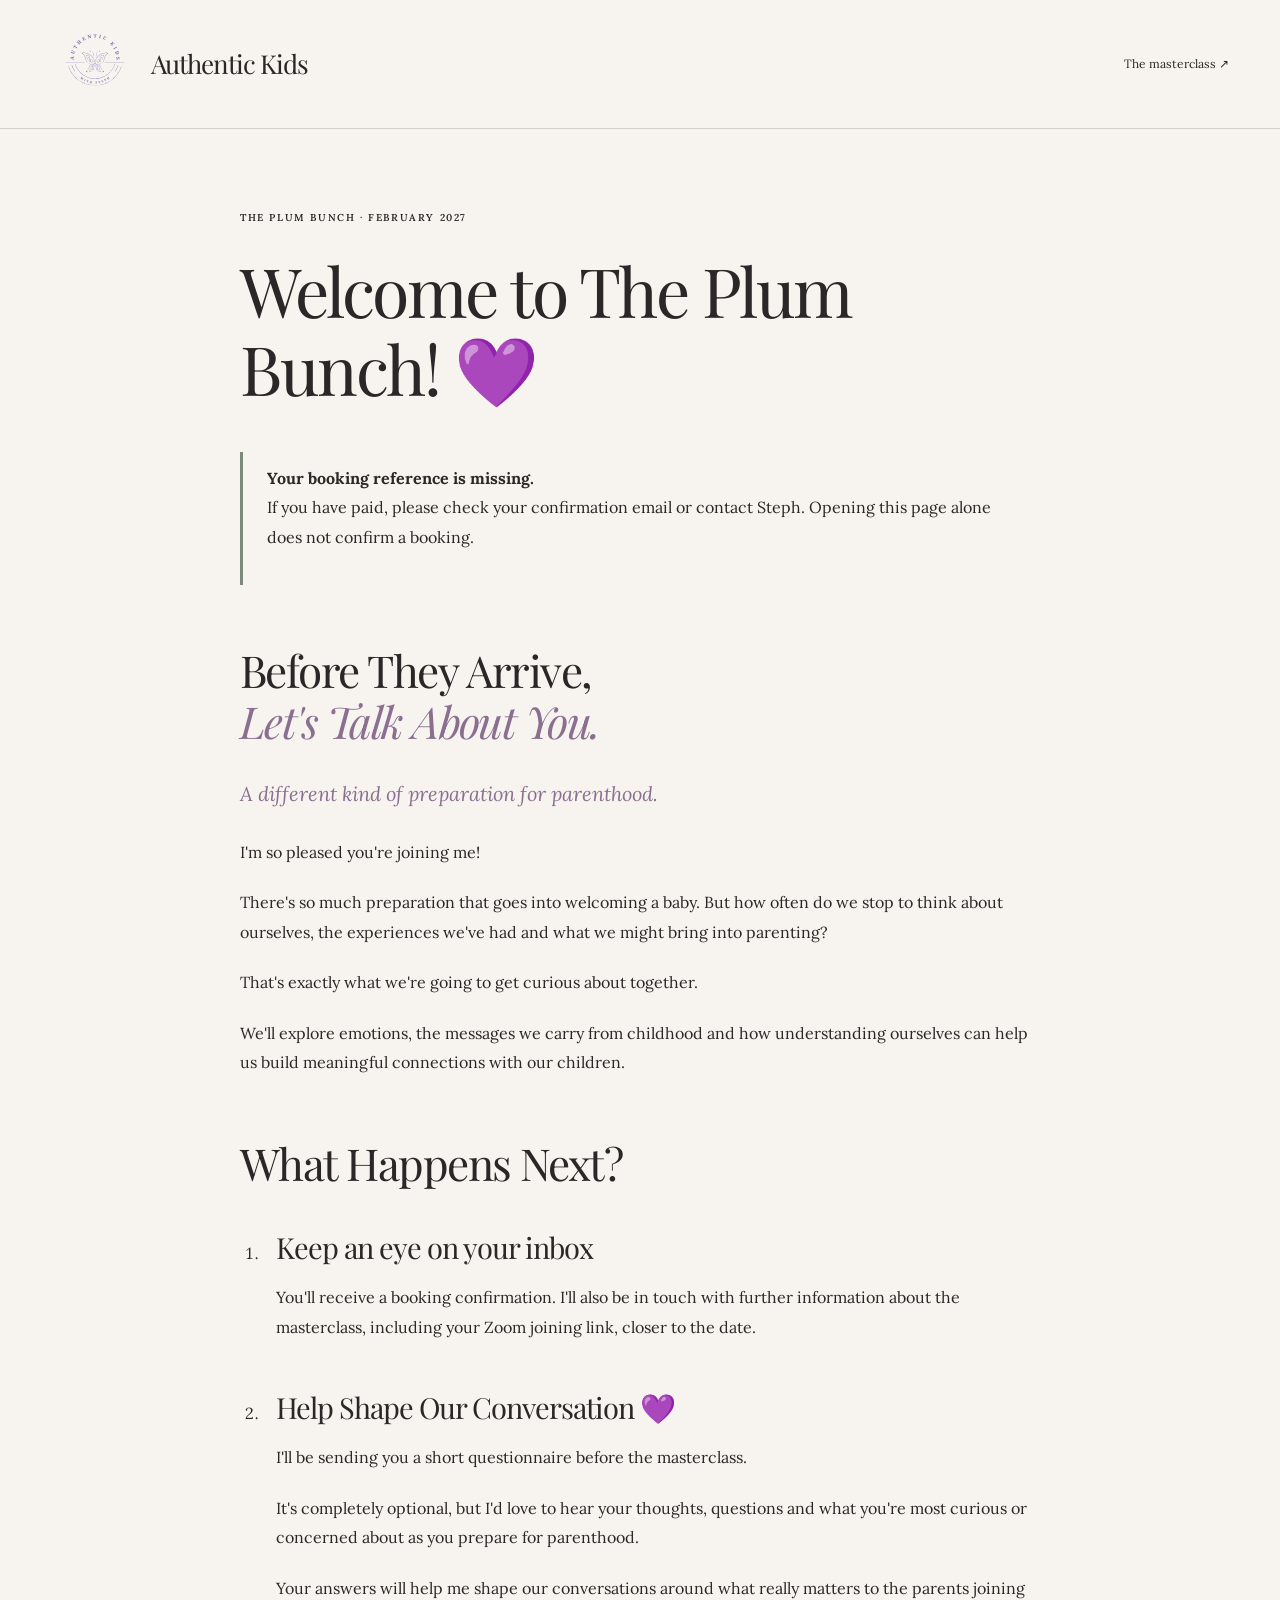
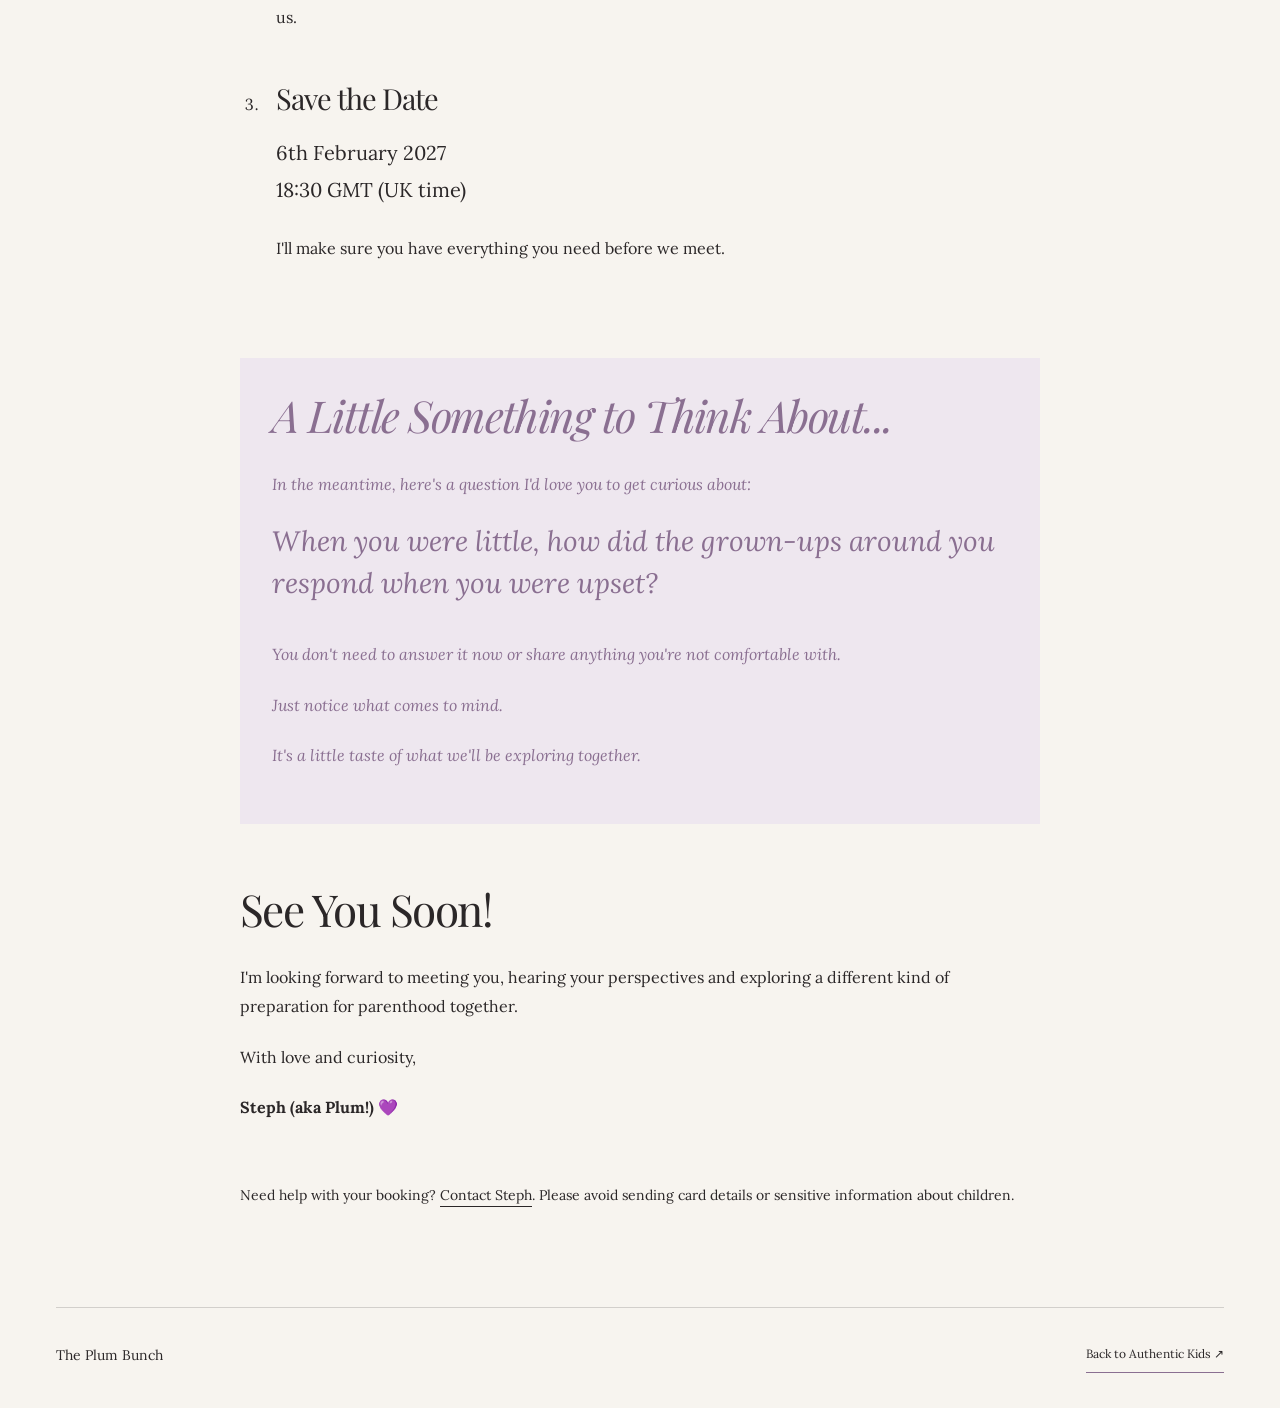
<file: masterclass/thanks/index.html>
<!doctype html>
<html lang="en-GB">
  <head>
    <meta charset="utf-8">
    <meta name="viewport" content="width=device-width, initial-scale=1">
    <meta name="theme-color" content="#F7F4EF">
    <meta name="robots" content="noindex, nofollow">
    <meta name="referrer" content="no-referrer">
    <title>
      Welcome to The Plum Bunch | Authentic Kids with Steph
    </title>
    <link rel="icon" href="../../assets/mark.svg" type="image/svg+xml">
    <link rel="preconnect" href="https://fonts.googleapis.com">
    <link rel="preconnect" href="https://fonts.gstatic.com" crossorigin>
    <link
      href="https://fonts.googleapis.com/css2?family=Lora:ital,wght@0,400;0,500;0,600;1,400&family=Playfair+Display:ital,wght@0,400;0,500;0,600;1,400;1,500&display=swap"
      rel="stylesheet"
    >
    <link rel="stylesheet" href="../../styles.css">
    <link rel="stylesheet" href="../masterclass.css">
    <script src="status.js" defer></script>
  </head>
  <body>
    <a class="skip-link" href="#main">
      Skip to content
    </a>
    <header class="site-header">
      <a class="wordmark" href="../../" aria-label="Authentic Kids home">
        <img src="../../assets/logo.svg" alt="" width="88" height="88" class="header-logo">
        <span>
          Authentic Kids
        </span>
      </a>
      <nav aria-label="Main navigation">
        <a href="../">
          The masterclass ↗
        </a>
      </nav>
    </header>
    <main class="mc-thanks wrap" id="main">
      <p class="eyebrow">The Plum Bunch · February 2027</p>
      <h1 id="welcome-title">Welcome to<br><em>The Plum Bunch! 💜</em></h1>
      <div class="mc-note" role="status" aria-live="polite" aria-atomic="true">
        <strong id="booking-status-title">Check your booking confirmation.</strong>
        <p id="booking-status-detail">Your confirmation email is on its way.</p>
        <p id="booking-email-status"></p>
      </div>
      <button class="button" id="booking-retry" type="button" hidden>Check again</button>
      <noscript><p>Enable JavaScript to check your booking here, or check your confirmation email.</p></noscript>
      <p id="confirmed-thanks" hidden>Thank you for booking your place on <strong>The Plum Bunch Masterclass — February 2027</strong>.</p>
      <section class="mc-welcome-section" aria-labelledby="invitation-title">
        <h2 id="invitation-title">Before They Arrive,<br><em>Let's Talk About You.</em></h2>
        <p class="mc-lead"><em>A different kind of preparation for parenthood.</em></p>
        <p>I'm so pleased you're joining me!</p>
        <p>There's so much preparation that goes into welcoming a baby. But how often do we stop to think about ourselves, the experiences we've had and what we might bring into parenting?</p>
        <p>That's exactly what we're going to get curious about together.</p>
        <p>We'll explore emotions, the messages we carry from childhood and how understanding ourselves can help us build meaningful connections with our children.</p>
      </section>
      <section class="mc-welcome-section" aria-labelledby="next-title">
        <h2 id="next-title">What Happens Next?</h2>
        <ol class="mc-steps">
          <li><h3>Keep an eye on your inbox</h3><p>You'll receive a booking confirmation. I'll also be in touch with further information about the masterclass, including your Zoom joining link, closer to the date.</p></li>
          <li><h3>Help Shape Our Conversation 💜</h3><p>I'll be sending you a short questionnaire before the masterclass.</p><p>It's completely optional, but I'd love to hear your thoughts, questions and what you're most curious or concerned about as you prepare for parenthood.</p><p>Your answers will help me shape our conversations around what really matters to the parents joining us.</p></li>
          <li><h3>Save the Date</h3><p class="mc-lead"><time datetime="2027-02-06T18:30:00Z">6th February 2027<br>18:30 GMT (UK time)</time></p><p>I'll make sure you have everything you need before we meet.</p></li>
        </ol>
      </section>
      <aside class="mc-reflection" aria-labelledby="reflection-title">
        <h2 id="reflection-title"><em>A Little Something to Think About...</em></h2>
        <p><em>In the meantime, here's a question I'd love you to get curious about:</em></p>
        <blockquote><p><strong><em>When you were little, how did the grown-ups around you respond when you were upset?</em></strong></p></blockquote>
        <p><em>You don't need to answer it now or share anything you're not comfortable with.</em></p>
        <p><em>Just notice what comes to mind.</em></p>
        <p><em>It's a little taste of what we'll be exploring together.</em></p>
      </aside>
      <section class="mc-welcome-section" aria-labelledby="soon-title">
        <h2 id="soon-title">See You Soon!</h2>
        <p>I'm looking forward to meeting you, hearing your perspectives and exploring a different kind of preparation for parenthood together.</p>
        <p>With love and curiosity,</p>
        <p><strong>Steph (aka Plum!) 💜</strong>
        
        
      </section>
      <p class="mc-small">Need help with your booking? <a href="../../#contact">Contact Steph</a>. Please avoid sending card details or sensitive information about children.</p>
      
    </main>    <footer class="mc-footer wrap">
      <span>
        The Plum Bunch
      </span>
     <a class="text-link" href="../../">Back to Authentic Kids ↗</a>
    </footer>
  </body>
</html>
</file>
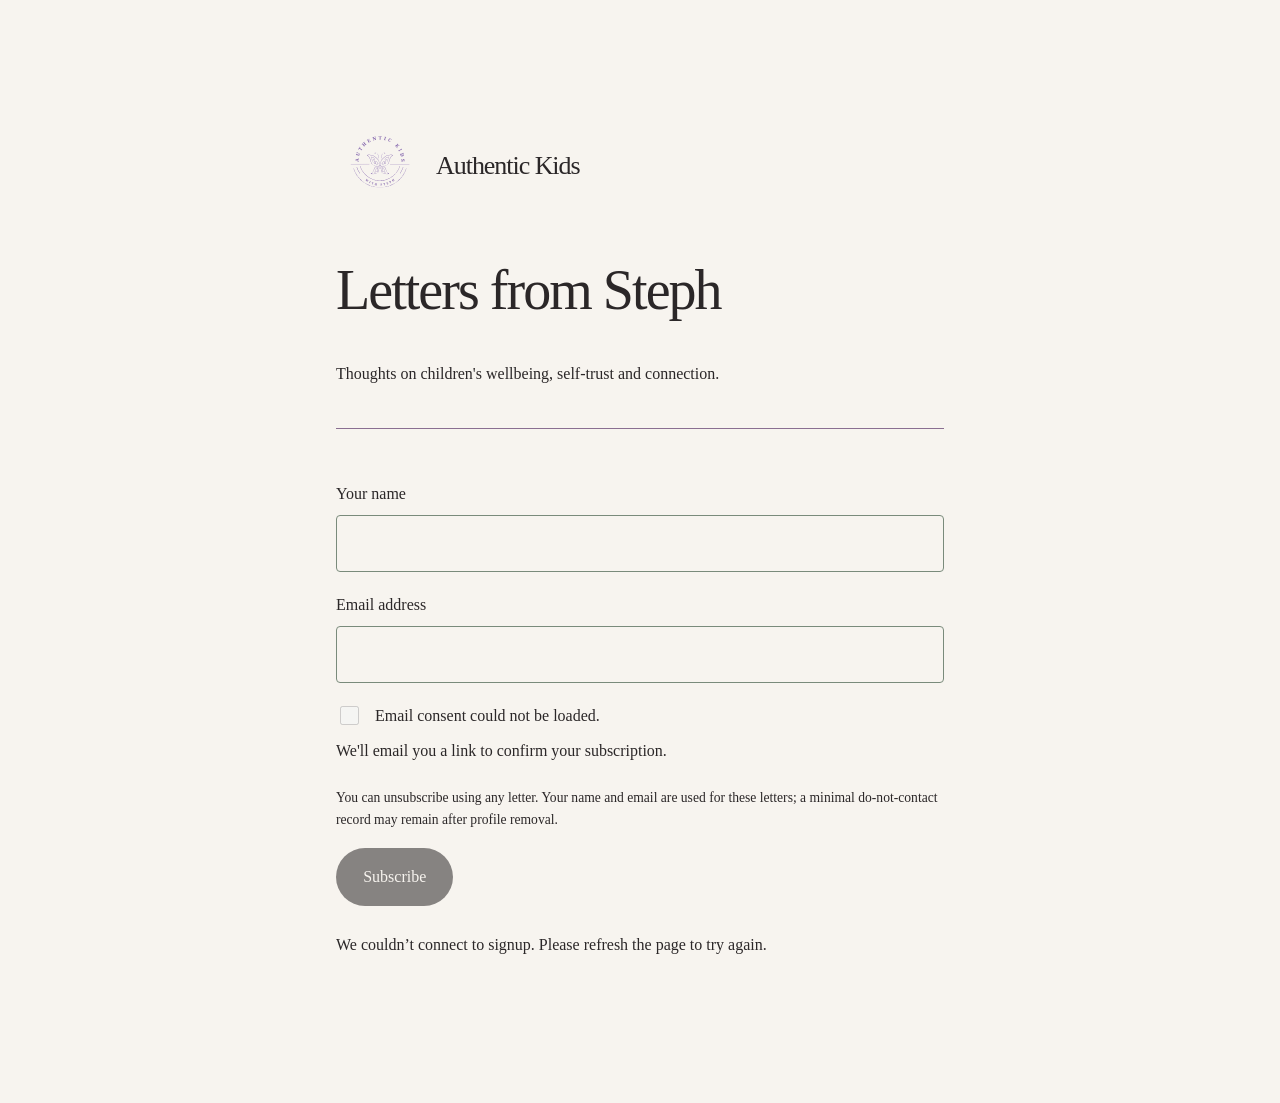
<file: newsletter/subscribe/index.html>
<!doctype html>
<html lang="en-GB"><head>
  <meta charset="utf-8"><meta name="viewport" content="width=device-width, initial-scale=1">
  <meta name="referrer" content="no-referrer"><title>Letters from Steph | Authentic Kids</title>
  <link rel="stylesheet" href="../../styles.css"><link rel="stylesheet" href="../action.css">
  <script src="../signup.js" defer></script>
</head><body><main>
  <a class="wordmark" href="../../"><img class="header-logo" src="../../assets/logo.svg" alt="" width="88" height="88"><span>Authentic Kids</span></a><h1>Letters from Steph</h1>
  <p>Thoughts on children's wellbeing, self-trust and connection.</p>
  <form class="enquiry-form newsletter-signup" data-source="website">
    <label for="name">Your name</label><input id="name" name="name" maxlength="100" autocomplete="given-name" required>
    <label for="email">Email address</label><input id="email" name="email" type="email" maxlength="254" autocomplete="email" required>
    <label class="newsletter-consent"><input type="checkbox" name="consent" required disabled><span data-newsletter-consent>Loading email consent…</span></label>
    <p>We'll email you a link to confirm your subscription.</p>
    <p class="signup-privacy-note">You can unsubscribe using any letter. Your name and email are used for these letters; a minimal do-not-contact record may remain after profile removal.</p>
    <button type="submit" disabled>Subscribe</button><p role="status" aria-live="polite">Checking signup availability…</p>
    <noscript><p>Please enable JavaScript to subscribe.</p></noscript>
  </form>
</main></body></html>
</file>
<file: styles.css>
:root {
  --cream: #f7f4ef;
  --ink: #2b2728;
  --plum: #8a6f91;
  --sage: #7a8b7b;
  --clay: #b87d6d;
  --line: rgba(43,39,40,.18);
  --serif: 'Playfair Display',Georgia,serif;
  --body: 'Lora',Georgia,serif
}

* {
  box-sizing: border-box
}

html {
  scroll-behavior: smooth;
  scroll-padding-top: 105px
}

body {
  margin: 0;
  background: var(--cream);
  color: var(--ink);
  font: 16px/1.85 var(--body);
  -webkit-font-smoothing: antialiased
}

a {
  color: inherit;
  text-underline-offset: 6px
}

a,button {
  -webkit-tap-highlight-color: transparent
}

a:focus-visible,button:focus-visible {
  outline: 2px solid var(--ink);
  outline-offset: 6px
}

img {
  max-width: 100%;
  display: block
}

figure,blockquote {
  margin: 0
}

p {
  margin: 0 0 1.3em
}

h1,h2,h3 {
  font-family: var(--serif);
  font-weight: 400;
  line-height: 1.15;
  margin: 0 0 .65em;
  letter-spacing: -.035em
}

h1 {
  font-size: clamp(48px,5.7vw,84px)
}

h2 {
  font-size: clamp(35px,3.9vw,56px)
}

h3 {
  font-size: 29px
}

em {
  font-weight: 400;
  color: var(--plum)
}

.wrap {
  width: min(1240px,calc(100% - 112px));
  margin-inline: auto
}

.section {
  padding-block: 110px
}

.eyebrow {
  font-size: 10px;
  font-weight: 600;
  line-height: 1.7;
  letter-spacing: .16em;
  text-transform: uppercase;
  margin-bottom: 25px
}

.skip-link {
  position: fixed;
  z-index: 20;
  top: 8px;
  left: 10px;
  transform: translateY(-160%);
  background: var(--cream);
  padding: 12px
}

.skip-link:focus {
  transform: none
}

.site-header {
  position: sticky;
  top: 0;
  z-index: 10;
  min-height: 100px;
  padding: 20px 4%;
  background: rgba(247,244,239,.97);
  display: flex;
  align-items: center;
  justify-content: space-between;
  border-bottom: 1px solid var(--line);
  gap: 24px
}

.wordmark {
  display: inline-flex;
  align-items: center;
  gap: 12px;
  text-decoration: none;
  flex-shrink: 0;
  font: 26px/1.15 var(--serif);
  letter-spacing: -.04em
}

.wordmark small {
  display: block;
  font: italic 13px/1.7 var(--body);
  letter-spacing: .07em
}

.site-header nav {
  display: flex;
  align-items: center;
  gap: 28px;
  font-size: 12px
}

.site-header nav a {
  text-decoration: none
}

.site-header nav a:hover {
  color: #65506a
}

.nav-contact {
  border: 1px solid var(--line);
  padding: 11px 20px
}

.menu-toggle {
  font: 14px var(--body);
  background: none;
  border: 1px solid var(--line);
  padding: 12px
}

.hero {
  display: grid;
  grid-template-columns: 1.2fr 1fr;
  gap: 50px;
  padding-top: 64px
}

#home.hero {
  padding: 64px max(56px, calc((100% - 1240px) / 2));
  color: var(--cream);
  background-color: var(--ink);
  background-image: linear-gradient(90deg, #2b2728 0%, rgba(43,39,40,.96) 30%, rgba(43,39,40,.8) 48%, rgba(43,39,40,.15) 75%, transparent 100%), url('assets/authentic-kids-brush.jpg');
  background-size: cover;
  background-position: center right;
}

#home.hero em {
  color: #ddc7e2;
}

#home.hero .button {
  background: var(--cream);
  color: var(--ink);
  border-color: var(--cream);
}

#home.hero .button:hover {
  background: #ddc7e2;
  border-color: #ddc7e2;
}

#home.hero .text-link {
  border-color: #ddc7e2;
}

#home.hero a:focus-visible {
  outline-color: var(--cream);
}

.hero-copy {
  padding-block: 35px 20px;
  align-self: center
}

.hero-copy>p:not(.eyebrow) {
  max-width: 530px;
  font-size: 14px
}

.hero-copy .hero-subtitle {
  font-size: 20px!important;
  line-height: 1.65;
  max-width: 490px
}

.hero-art {
  padding: 0 12px 0 20px
}

.hero-art>img {
  width: 100%;
  max-height: 600px;
  object-fit: contain
}

.hero-art figcaption {
  font-size: 11px;
  font-style: italic;
  letter-spacing: .03em;
  text-align: center;
  margin-top: 16px
}

.actions {
  display: flex;
  align-items: center;
  gap: 26px;
  flex-wrap: wrap;
  margin-top: 33px
}

.button {
  display: inline-flex;
  gap: 30px;
  align-items: center;
  background: var(--ink);
  color: var(--cream);
  text-decoration: none;
  padding: 15px 24px;
  font-size: 12px;
  border: 1px solid var(--ink);
  transition: background .2s
}

.button:hover {
  background: #514352
}

.text-link {
  font-size: 12px;
  text-decoration: none;
  border-bottom: 1px solid var(--plum);
  padding-bottom: 7px
}

.hero-foot {
  grid-column: 1/-1;
  display: flex;
  justify-content: space-between;
  padding: 25px 0 33px;
  border-top: 1px solid var(--line);
  font-size: 11px
}

.hero-foot a {
  text-decoration: none
}

.philosophy {
  padding: 90px 0;
  background: var(--ink);
  color: var(--cream)
}

.philosophy-grid {
  display: grid;
  grid-template-columns: 1.1fr 1fr;
  gap: 100px
}

.philosophy h2 {
  font-size: clamp(48px,5.5vw,76px)
}

.philosophy em {
  color: #c9b5cf
}

.philosophy p:not(.eyebrow) {
  font-size: 15px
}

.philosophy .tell-me {
  font: italic 34px var(--serif)!important;
  color: #c9b5cf;
  margin-bottom: 0
}

.section-intro {
  max-width: 820px;
  margin-bottom: 60px
}

.section-intro>p:last-child {
  max-width: 680px
}

.pillars {
  display: grid;
  grid-template-columns: repeat(4,1fr)
}

.pillars article {
  padding: 0 24px;
  border-left: 1px solid var(--line)
}

.pillars article:first-child {
  padding-left: 0;
  border: 0
}

.pillars article:last-child {
  padding-right: 0
}

.pillar-number {
  font-size: 11px;
  color: #65506a;
  display: block;
  margin-bottom: 25px
}

.pillars h3 {
  font-size: 42px
}

.pillar-label {
  font-size: 12px;
  font-weight: 600;
  min-height: 26px
}

.pillars article>p:last-child {
  font-size: 13px;
  line-height: 1.9
}

.approach-note {
  text-align: center;
  border-top: 1px solid var(--line);
  padding-top: 38px;
  margin: 45px 0 0;
  font-size: 19px
}

.split {
  display: grid;
  grid-template-columns: 1fr 1fr;
  gap: 90px;
  align-items: center
}

.wonder {
  background: rgba(138,111,145,.075)
}

.wonder .split>div:last-child>p:not(.eyebrow) {
  font-size: 14px
}

.wonder-art {
  position: relative;
  min-height: 450px;
  display: grid;
  place-content: center;
  text-align: center;
  overflow: hidden
}

.wonder-art p {
  font: 54px/1.25 var(--serif);
  position: relative;
  margin: 0
}

.orbit {
  position: absolute;
  border: 1px solid rgba(138,111,145,.35);
  border-radius: 50%;
  width: 320px;
  height: 400px;
  left: 50%;
  top: 50%;
  transform: translate(-50%,-50%) rotate(30deg)
}

.orbit-two {
  transform: translate(-50%,-50%) rotate(-35deg);
  width: 360px;
  height: 350px
}

.wonder-star {
  position: absolute;
  top: 0;
  left: 40%;
  font-size: 68px;
  color: var(--plum);
  line-height: 1
}

.little-star {
  position: absolute;
  bottom: 48px;
  right: 22%;
  font-size: 24px;
  color: var(--clay)
}

.small-note {
  font-size: 12px!important;
  line-height: 1.85;
  border-left: 2px solid var(--sage);
  padding-left: 18px;
  margin-top: 25px
}

.parents {
  display: grid;
  grid-template-columns: 1fr 1fr;
  gap: 90px
}

.parents>div:last-child {
  font-size: 15px
}

.parent-invitation {
  font-size: 20px;
  margin-top: 28px
}

.about {
  background: rgba(122,139,123,.12)
}

.about .split>div>p:not(.eyebrow) {
  font-size: 14px
}

.steph-portrait {
  margin: 0;
  overflow: hidden;
  border-radius: 50% 50% 0 0 / 41.43% 41.43% 0 0;
  border: 1px solid rgba(122, 139, 123, .4);
  align-self: start;
}

.steph-portrait > img {
  display: block;
  width: 100%;
  height: auto;
}

.signature {
  font: italic 32px var(--serif);
  color: #65506a
}

.quote-section {
  text-align: center;
  padding-block: 95px
}

.quote-star {
  font-size: 48px;
  color: var(--plum)
}

.quote-section blockquote {
  max-width: 960px;
  margin: 20px auto 0
}

.quote-section blockquote p {
  font: 36px/1.5 var(--serif);
  letter-spacing: -.025em
}

.quote-section cite {
  font-style: normal;
  font-size: 10px;
  text-transform: uppercase;
  letter-spacing: .13em
}

.work {
  background: rgba(138,111,145,.065)
}

.service-list article {
  border-top: 1px solid var(--line);
  display: grid;
  grid-template-columns: 50px 1fr 220px;
  gap: 25px;
  padding: 33px 0;
  align-items: center
}

.service-list article:last-child {
  border-bottom: 1px solid var(--line)
}

.service-index {
  align-self: start;
  font-size: 12px;
  color: #65506a;
  padding-top: 5px
}

.service-list h3 {
  margin-bottom: 12px
}

.service-list p {
  font-size: 13px;
  max-width: 550px;
  margin-bottom: 0
}

.status {
  display: inline-block;
  font-size: 10px;
  letter-spacing: .045em;
  line-height: 1.7;
  text-transform: uppercase;
  border: 1px solid rgba(138,111,145,.4);
  padding: 8px 13px;
  color: #58465c;
  justify-self: end;
  background: rgba(247,244,239,.6)
}

.resources-intro {
  max-width: 680px;
  margin-bottom: 50px
}

.product-grid {
  display: grid;
  grid-template-columns: 1fr 1fr;
  gap: 40px
}

.product {
  border: 1px solid var(--line)
}

.product-copy {
  padding: 32px
}

.product-copy .eyebrow {
  margin-bottom: 14px
}

.product-copy h3 {
  font-size: 28px
}

.product-copy p:not(.eyebrow) {
  font-size: 14px
}

.product-art {
  height: 330px;
  position: relative;
  display: flex;
  align-items: center;
  justify-content: center;
  overflow: hidden
}

.cards-art {
  background: rgba(122,139,123,.17)
}

.product-art>small {
  position: absolute;
  bottom: 13px;
  left: 0;
  width: 100%;
  text-align: center;
  font-size: 9px;
  letter-spacing: .04em
}

.paper-card {
  width: 150px;
  height: 210px;
  border: 1px solid rgba(43,39,40,.16);
  position: absolute;
  background: var(--cream);
  box-shadow: 0 14px 20px #2b272815
}

.back-card {
  transform: rotate(-14deg) translate(-25px,-5px);
  background: #ddd4de
}

.front-card {
  transform: rotate(8deg) translate(20px,5px);
  display: flex;
  flex-direction: column;
  align-items: center;
  justify-content: center;
  gap: 18px;
  text-align: center;
  font: 21px/1.2 var(--serif);
  color: #65506a
}

.book-art {
  background: rgba(138,111,145,.13)
}

.book-cover {
  height: 245px;
  width: 175px;
  background: var(--plum);
  color: var(--cream);
  box-shadow: inset 6px 0 8px #2b272830,12px 12px 22px #2b27281a;
  transform: rotate(-6deg);
  padding: 23px 20px;
  display: flex;
  flex-direction: column;
  justify-content: space-between
}

.book-cover small {
  font-size: 9px;
  letter-spacing: .1em
}

.book-cover>span {
  font: 30px/1.15 var(--serif)
}

.book-cover em {
  color: var(--cream)
}

.book-cover i {
  font-size: 26px;
  line-height: 1;
  font-style: normal
}

.manifesto {
  text-align: center;
  padding-block: 100px;
  background: var(--sage);
  color: var(--ink)
}

.manifesto h2 {
  font-size: clamp(40px,5vw,70px)
}

.manifesto h2 em {
  color: var(--cream)
}

.manifesto>div>p:not(.eyebrow) {
  font-size: 17px
}

.manifesto .manifesto-close {
  font: 28px/1.5 var(--serif)!important;
  margin-top: 30px;
  margin-bottom: 0
}

.manifesto-close em {
  color: var(--cream)
}

.contact {
  display: grid;
  grid-template-columns: 1fr 1fr;
  gap: 110px
}

.contact>div>p:not(.eyebrow) {
  font-size: 14px
}

.contact-notice {
  background: rgba(138,111,145,.08);
  border: 1px solid var(--line);
  padding: 45px;
  align-self: center
}

.contact-notice>span:first-child {
  font-size: 38px;
  color: var(--plum)
}

.contact-notice h3 {
  font-size: 30px;
  margin-top: 20px
}

.care-note {
  display: grid;
  grid-template-columns: 1fr 2fr;
  gap: 60px;
  border-top: 1px solid var(--line);
  padding-block: 35px 55px
}

.care-note h2 {
  font-size: 23px;
  letter-spacing: -.02em
}

.care-note p {
  font-size: 12px;
  margin: 0
}

.site-footer {
  background: rgba(122,139,123,.1);
  border-top: 1px solid var(--line);
  padding-top: 55px
}

.footer-grid {
  display: grid;
  grid-template-columns: 1.6fr .8fr .8fr 1.2fr;
  gap: 40px;
  padding-bottom: 50px
}

.footer-grid>div>p {
  font-size: 11px;
  margin-top: 20px
}

.footer-grid .footer-motto {
  font: italic 16px var(--serif);
  color: #65506a
}

.footer-grid h2 {
  font: 600 10px var(--body);
  letter-spacing: .11em;
  text-transform: uppercase;
  margin: 10px 0 24px
}

.footer-grid>div>a:not(.wordmark) {
  display: block;
  font-size: 12px;
  margin: 8px 0;
  text-decoration: none
}

.footer-grid .footer-pending {
  font-size: 11px;
  line-height: 1.7;
  margin: 12px 0
}

.footer-bottom {
  display: flex;
  justify-content: space-between;
  gap: 20px;
  padding-block: 22px;
  border-top: 1px solid var(--line);
  font-size: 10px
}

.footer-bottom a {
  text-decoration: none
}

@media(min-width:1500px) {
  .hero {
    gap: 80px
  }

  .hero-art>img {
    max-height: 650px
  }

}

@media(max-width:1100px) {
  .wrap {
    width: calc(100% - 64px)
  }

  .site-header nav {
    gap: 18px;
    font-size: 11px
  }

  .hero {
    gap: 25px
  }

  #home.hero {
    padding-inline: 32px
  }

  .hero h1 {
    font-size: 64px
  }

  .hero-copy .eyebrow {
    font-size: 9px
  }

  .split,.parents {
    gap: 45px
  }

  .contact {
    gap: 50px
  }

  .philosophy-grid {
    gap: 60px
  }

  .footer-grid {
    gap: 25px
  }

  .service-list article {
    grid-template-columns: 35px 1fr 190px
  }

  .hero-copy .hero-subtitle {
    font-size: 18px!important
  }

}

@media(max-width:800px) {
  html {
    scroll-padding-top: 90px
  }

  .wrap {
    width: calc(100% - 40px)
  }

  .site-header {
    padding: 15px 20px;
    min-height: 82px;
    flex-wrap: wrap
  }

  .wordmark {
    font-size: 23px
  }

  .wordmark img {
    width: 33px;
    height: 42px
  }

  .site-header nav {
    width: 100%;
    flex-wrap: wrap;
    gap: 10px 20px;
    padding-bottom: 8px
  }

  .site-header.menu-enabled nav {
    display: none
  }

  .site-header.menu-enabled nav.is-open {
    display: flex;
    flex-direction: column;
    align-items: stretch;
    gap: 0;
    padding: 15px 0
  }

  .site-header.menu-enabled nav a {
    padding: 13px 6px;
    font-size: 14px
  }

  .menu-toggle:not([hidden]) {
    display: block
  }

  .section {
    padding-block: 72px
  }

  .hero {
    grid-template-columns: 1fr;
    gap: 30px;
    padding-top: 24px
  }

  #home.hero {
    padding: 48px 20px;
    background-image: linear-gradient(90deg, rgba(43,39,40,.96), rgba(43,39,40,.84) 65%, rgba(43,39,40,.65)), url('assets/authentic-kids-brush.jpg');
  }

  .hero-copy {
    padding-block: 15px 0
  }

  .hero h1 {
    font-size: clamp(45px,8.5vw,66px)
  }

  .hero-copy>p:not(.eyebrow) {
    max-width: 600px
  }

  .hero-art {
    width: min(100%,430px);
    margin: auto;
    padding: 0 18px
  }

  .hero-art>img {
    max-height: 420px
  }

  .hero-foot {
    font-size: 9px;
    gap: 20px;
    padding-bottom: 24px
  }

  .hero-foot>span {
    max-width: 140px
  }

  .hero-foot>a {
    max-width: 155px;
    text-align: right
  }

  .philosophy {
    padding-block: 65px
  }

  .philosophy-grid,.split,.parents,.contact {
    grid-template-columns: 1fr;
    gap: 35px
  }

  .philosophy h2 {
    font-size: 56px
  }

  .philosophy-grid h2 {
    margin-bottom: 0
  }

  .section-intro {
    margin-bottom: 40px
  }

  .section-intro p {
    font-size: 14px
  }

  .pillars {
    grid-template-columns: 1fr 1fr;
    gap: 30px 0
  }

  .pillars article {
    padding: 0 20px
  }

  .pillars article:nth-child(3) {
    padding-left: 0;
    border-left: 0
  }

  .pillars h3 {
    font-size: 36px
  }

  .pillar-number {
    margin-bottom: 12px
  }

  .pillar-label {
    font-size: 11px;
    min-height: 38px
  }

  .pillars article>p:last-child {
    font-size: 12px
  }

  .approach-note {
    font-size: 16px
  }

  .wonder-art {
    min-height: 350px;
    order: 2
  }

  .wonder-art p {
    font-size: 44px
  }

  .orbit {
    width: 250px;
    height: 320px
  }

  .orbit-two {
    width: 290px;
    height: 270px
  }

  .wonder-star {
    font-size: 50px
  }

  .little-star {
    bottom: 25px
  }

.about .split>div {
    order: -1
  }

  .quote-section {
    padding-block: 65px
  }

  .quote-section blockquote p {
    font-size: 27px
  }

  .quote-section cite {
    font-size: 9px
  }

  .service-list article {
    grid-template-columns: 28px 1fr;
    gap: 15px;
    padding-block: 25px
  }

  .service-list article .status {
    grid-column: 2;
    justify-self: start
  }

  .service-list h3 {
    font-size: 25px
  }

  .product-grid {
    gap: 25px
  }

  .product-copy {
    padding: 23px
  }

  .product-copy h3 {
    font-size: 25px
  }

  .product-art {
    height: 290px
  }

  .product-copy .eyebrow {
    font-size: 9px
  }

  .manifesto {
    padding-block: 70px
  }

  .manifesto .manifesto-close {
    font-size: 24px!important
  }

  .contact-notice {
    padding: 30px
  }

  .care-note {
    grid-template-columns: 1fr;
    gap: 10px
  }

  .footer-grid {
    grid-template-columns: 1fr 1fr;
    gap: 30px
  }

  .footer-bottom {
    flex-wrap: wrap
  }

  .footer-bottom>span:nth-child(2) {
    display: none
  }

}

@media(max-width:480px) {
  .hero-copy .eyebrow {
    font-size: 8px;
    letter-spacing: .12em
  }

  .actions {
    gap: 22px
  }

  .button {
    padding: 14px 19px
  }

  .hero-art {
    max-width: 310px
  }

  .hero-art>img {
    max-height: 355px
  }

  .product-grid {
    grid-template-columns: 1fr
  }

  .product-art {
    height: 310px
  }

  .product-copy {
    padding: 28px
  }

  .footer-grid {
    grid-template-columns: 1fr 1fr;
    gap: 24px 12px
  }

  .footer-grid>div:first-child {
    grid-column: 1/-1
  }

  .footer-grid>div:last-child {
    grid-column: 1/-1
  }

  .footer-grid>div:last-child .footer-pending {
    display: inline-block;
    margin: 0 15px 8px 0
  }

  .manifesto h2 {
    font-size: 42px
  }

  .parents h2 {
    font-size: 37px
  }

  .philosophy h2 {
    font-size: 49px
  }

  .hero-foot {
    margin-top: 5px
  }

  .contact {
    gap: 30px
  }

}

@media(prefers-reduced-motion:reduce) {
  html {
    scroll-behavior: auto
  }

  *,*: :before,*: :after {
    animation: none!important;
    transition: none!important
  }

}

@media(min-width:801px) {
  .menu-toggle {
    display: none
  }

}

.contact-option { text-align: left; }
.contact-option + .contact-option { margin-top: 2.5rem; padding-top: 2rem; border-top: 1px solid #8A6F91; }
.enquiry-form { margin-top: 2.5rem; padding-top: 2rem; border-top: 1px solid #8A6F91; text-align: left; }
.enquiry-form label { display: block; margin: 1.1rem 0 .4rem; }
.enquiry-form input, .enquiry-form select, .enquiry-form textarea { display: block; box-sizing: border-box; width: 100%; max-width: 100%; padding: .8rem; border: 1px solid #7A8B7B; border-radius: .25rem; background: #F7F4EF; color: #2B2728; font: inherit; }
.enquiry-form textarea { resize: vertical; }
.enquiry-form :focus-visible { outline: 2px solid #8A6F91; outline-offset: 3px; }
.enquiry-form .button { margin-top: 1.25rem; cursor: pointer; }
.enquiry-form .button:disabled { opacity: .65; cursor: wait; }
.enquiry-form #enquiry-status { margin-top: 1rem; }
.newsletter-section { max-width: 760px; }
.enquiry-form .newsletter-consent { display: flex; gap: .8rem; align-items: flex-start; }
.enquiry-form .newsletter-consent input { width: 1.2rem; height: 1.2rem; flex: 0 0 auto; margin-top: .35rem; padding: 0; }
.newsletter-optional[hidden] { display: none !important; }
.newsletter-section details { margin-top: 1.5rem; }

/* Shared vector logo in page branding. */
.wordmark .header-logo {
  width: 88px;
  height: 88px;
  object-fit: contain;
  flex-shrink: 0;
}

/* Approach cards share the masterclass topic-card treatment. */
#approach .pillars {
  grid-template-columns: repeat(2, minmax(0, 1fr));
  gap: 24px;
}
#approach .pillars article {
  background: #eee7ef;
  border: 1px solid rgba(138, 111, 145, .3);
  border-radius: 24px;
  padding: 32px;
}
#approach .pillar-label {
  min-height: 0;
  font-size: 14px;
}
#approach .pillars article > p:last-child {
  font-size: 16px;
  margin-bottom: 0;
}
@media (max-width: 600px) {
  #approach .pillars { grid-template-columns: 1fr; }
  #approach .pillars article { padding: 26px; }
}
</file>
<file: masterclass/masterclass.css>
.review-banner{padding:12px 24px;background:#e8dfe9;text-align:center;font-size:13px;line-height:1.6;border-bottom:1px solid var(--line)}
.mc-hero{display:grid;grid-template-columns:1.3fr 1fr;gap:64px;align-items:center;padding-top:80px;padding-bottom:80px}.mc-hero h1{font-size:clamp(46px,5.4vw,76px)}.mc-hero h1 em{color:#715678}.mc-lead{font-size:20px;max-width:37em}.mc-art{position:relative}.mc-art img{width:100%;max-height:530px;object-fit:contain}.mc-art figcaption{text-align:center;font-size:14px;font-style:italic}.mc-meta{display:flex;flex-wrap:wrap;gap:10px 24px;margin:28px 0;font-size:14px}.mc-meta span{border-bottom:1px solid var(--line);padding-bottom:8px}.mc-section{padding:80px 0;border-top:1px solid var(--line)}.mc-columns{display:grid;grid-template-columns:1fr 1.2fr;gap:80px}.mc-section h2{font-size:clamp(34px,4vw,52px)}.mc-section h3{font-size:26px}.mc-topics{list-style:none;padding:0;margin:0;counter-reset:topics}.mc-topics li{padding:22px 0;border-bottom:1px solid var(--line);counter-increment:topics}.mc-topics li:first-child{padding-top:0}.mc-topics h3:before{content:'0' counter(topics) ' / ';font:14px var(--body);color:#715678}.mc-topics p{margin:0}.mc-band{background:#e5e9e1}.mc-portrait{width:100%;max-width:390px;aspect-ratio:4/5;object-fit:cover;border-radius:48% 48% 2px 2px}.mc-booking{background:#eee7ef;padding:40px;border:1px solid var(--line)}.mc-booking dl{margin:24px 0}.mc-booking dl div{display:flex;justify-content:space-between;gap:20px;padding:12px 0;border-bottom:1px solid var(--line)}.mc-booking dd{margin:0;text-align:right}.mc-booking dt{font-weight:600}.mc-booking .button{width:100%;justify-content:center;border:0;font-family:var(--body);font-size:16px}.mc-booking .button:disabled{background:#65576a;color:white;cursor:not-allowed}.mc-small{font-size:14px}.mc-faq details{border-bottom:1px solid var(--line);padding:20px 0}.mc-faq summary{cursor:pointer;font-size:19px}.mc-faq details p{margin:18px 0 0}.mc-footer{padding:35px 0;border-top:1px solid var(--line);display:flex;flex-wrap:wrap;justify-content:space-between;gap:15px;font-size:14px}.mc-thanks{max-width:800px;padding-top:80px;padding-bottom:80px}.mc-thanks h1{font-size:clamp(44px,6vw,68px)}.mc-steps{padding-left:24px}.mc-steps li{padding:14px 0 14px 12px}.mc-note{border-left:3px solid var(--sage);padding:12px 24px;margin:28px 0}.mc-review-link{display:inline-block;margin-top:18px;font-size:13px}
@media(max-width:800px){.mc-hero,.mc-columns{grid-template-columns:1fr;gap:35px}.mc-hero{padding-top:45px;padding-bottom:45px}.mc-art img{max-height:330px}.mc-section{padding:50px 0}.mc-booking{padding:25px}.mc-portrait{max-width:300px}.mc-thanks{padding-top:45px;padding-bottom:45px}.mc-meta{gap:12px}.mc-booking dl div{flex-direction:column;gap:0}.mc-booking dd{text-align:left}}
.hero{padding:70px 0}.hero-grid,.about{display:grid;grid-template-columns:1.2fr 1fr;gap:65px;align-items:center}.hero-image img,.about img{max-height:480px;object-fit:cover;border-radius:48% 48% 2px 2px}.blush{color:#715678}.tagline,.lead{font-size:21px}.narrow{width:min(760px,calc(100% - 48px));margin:auto}.center{text-align:center}section.narrow,main>section.wrap,.about{padding-top:80px;padding-bottom:80px}.dark{background:#463c49;color:var(--cream);padding:70px 0}.questions,.topics{display:grid;grid-template-columns:repeat(3,1fr);gap:30px;padding:25px 0;list-style:none}.topics{grid-template-columns:repeat(4,1fr)}.card,.questions li{border-top:1px solid var(--line);padding-top:25px}.card h3{font-size:27px}.emoji{display:none}.big{font-size:42px}.quote,.callout-leaf{font:italic 28px/1.5 var(--serif);text-align:center;margin:40px auto}.soft-bg{background:#e5e9e1}.why{border-top:1px solid var(--line);padding-top:25px}.btn{display:inline-block;background:#715678;color:white;padding:14px 25px;text-decoration:none}@media(max-width:800px){.hero-grid,.about,.questions,.topics{grid-template-columns:1fr;gap:30px}.hero-image img{max-height:330px}section.narrow,main>section.wrap,.about{padding-top:50px;padding-bottom:50px}}

/* Keep the complete opening composition centred within the page. */
main > .hero {
  display: block;
}
.hero-grid {
  margin-inline: auto;
  text-align: left;
}
.hero-image {
  justify-self: center;
}
/* Rounded topic cards echo the masterclass reference. */
#explore .topics {
  grid-template-columns: repeat(2, minmax(0, 1fr));
  gap: 24px;
}
#explore .card {
  background: #eee7ef;
  border: 1px solid rgba(138, 111, 145, .3);
  border-radius: 24px;
  padding: 32px;
  text-align: left;
}
#explore .emoji {
  display: block;
  font-size: 36px;
  line-height: 1.2;
  margin-bottom: 20px;
}
#explore .card h3 { margin-bottom: 12px; }
#explore .card p { margin-bottom: 0; }
@media (max-width: 600px) {
  #explore .topics { grid-template-columns: 1fr; }
  #explore .card { padding: 26px; }
}
/* A sage reflection card beneath the plum topic cards. */
#explore .quote {
  background: #e5e9e1;
  color: var(--ink);
  border: 1px solid rgba(122, 139, 123, .3);
  border-radius: 24px;
  padding: 32px 40px;
}
@media (max-width: 600px) {
  #explore .quote { padding: 26px; }
}
/* Quiet question cards within the plum reflection section. */
.dark .questions li {
  background: rgba(247, 244, 239, .07);
  border: 1px solid rgba(247, 244, 239, .14);
  border-radius: 24px;
  padding: 28px;
  color: var(--cream);
}
.dark .callout-leaf {
  color: #cbd8c8;
  max-width: 850px;
}
@media (max-width: 600px) {
  .dark .questions li { padding: 24px; }
}
.mc-welcome-video{aspect-ratio:16/9;display:flex;flex-direction:column;align-items:center;justify-content:center;gap:12px;background:#e5e9e1;border:1px solid var(--line);margin:36px 0;text-align:center}.mc-welcome-video>span{font-size:48px;color:#715678}.mc-welcome-video small{font-size:13px}.mc-welcome-section{margin:60px 0}.mc-welcome-section h2,.mc-reflection h2{font-size:clamp(30px,4vw,44px)}.mc-reflection{padding:32px;background:#eee7ef;margin:60px 0}.mc-reflection blockquote{font-size:clamp(21px,3vw,28px);line-height:1.5}.mc-thanks [hidden]{display:none}
</file>
<file: terms/terms.css>
.terms-header{display:flex;align-items:center;justify-content:space-between;gap:24px;padding-block:28px}.terms-content{width:min(100% - 40px,800px);margin:48px auto 96px;overflow-wrap:anywhere}.terms-content h1{font-size:clamp(38px,6vw,64px);margin-bottom:48px}.terms-content h2{font-size:clamp(23px,4vw,30px);margin-top:48px;line-height:1.4;scroll-margin-top:24px}.terms-content nav{padding:24px;border:1px solid var(--line);margin-block:40px}.terms-content nav h2{margin-top:0}.terms-content li{margin-bottom:8px}@media(max-width:560px){.terms-header{align-items:flex-start;flex-direction:column}}@media print{.terms-header,.site-footer{display:none}.terms-content{width:100%;margin:0}}
</file>
<file: privacy/privacy.css>
.terms-content h3{font-size:24px;line-height:1.4;margin-top:32px}.privacy-table{overflow-x:auto;margin-block:24px}.privacy-table table{border-collapse:collapse;width:100%;font-size:.9rem}.privacy-table th,.privacy-table td{padding:12px;text-align:left;vertical-align:top;border:1px solid var(--line)}.privacy-table thead{background:rgba(122,139,123,.12)}.privacy-table th{font-weight:600}
</file>
<file: newsletter/action.css>
main { max-width: 42rem; margin: 10vh auto; padding: 2rem; }
.wordmark { display: inline-block; margin-bottom: 3rem; }
h1 { font-size: clamp(2rem, 6vw, 3.5rem); }
button { background: #2b2728; color: #f7f4ef; border: 0; border-radius: 2rem;
  padding: .9rem 1.7rem; font: inherit; cursor: pointer; }
button:disabled { opacity: .55; cursor: default; }
[role="status"] { margin-top: 1.5rem; }
.wordmark { display: inline-flex; }
.signup-privacy-note { font-size: .85em; line-height: 1.6; }
</file>
